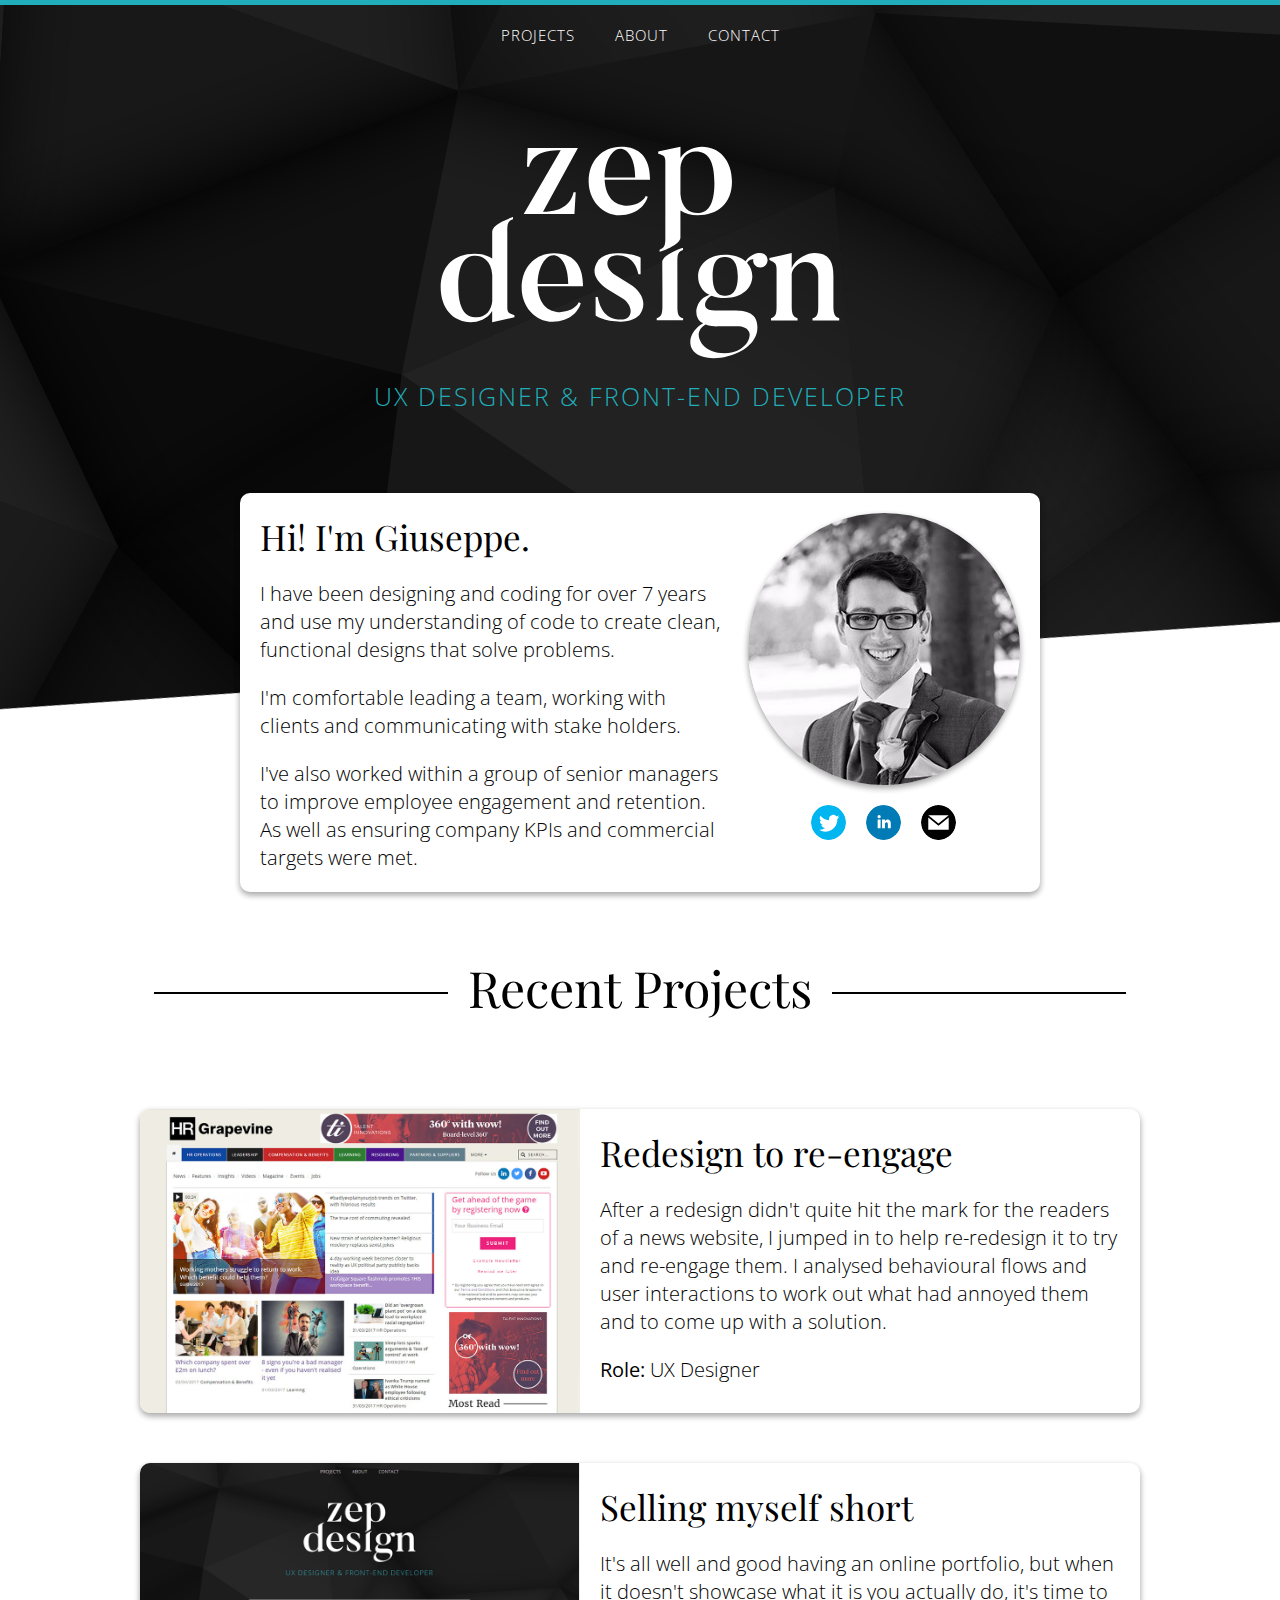
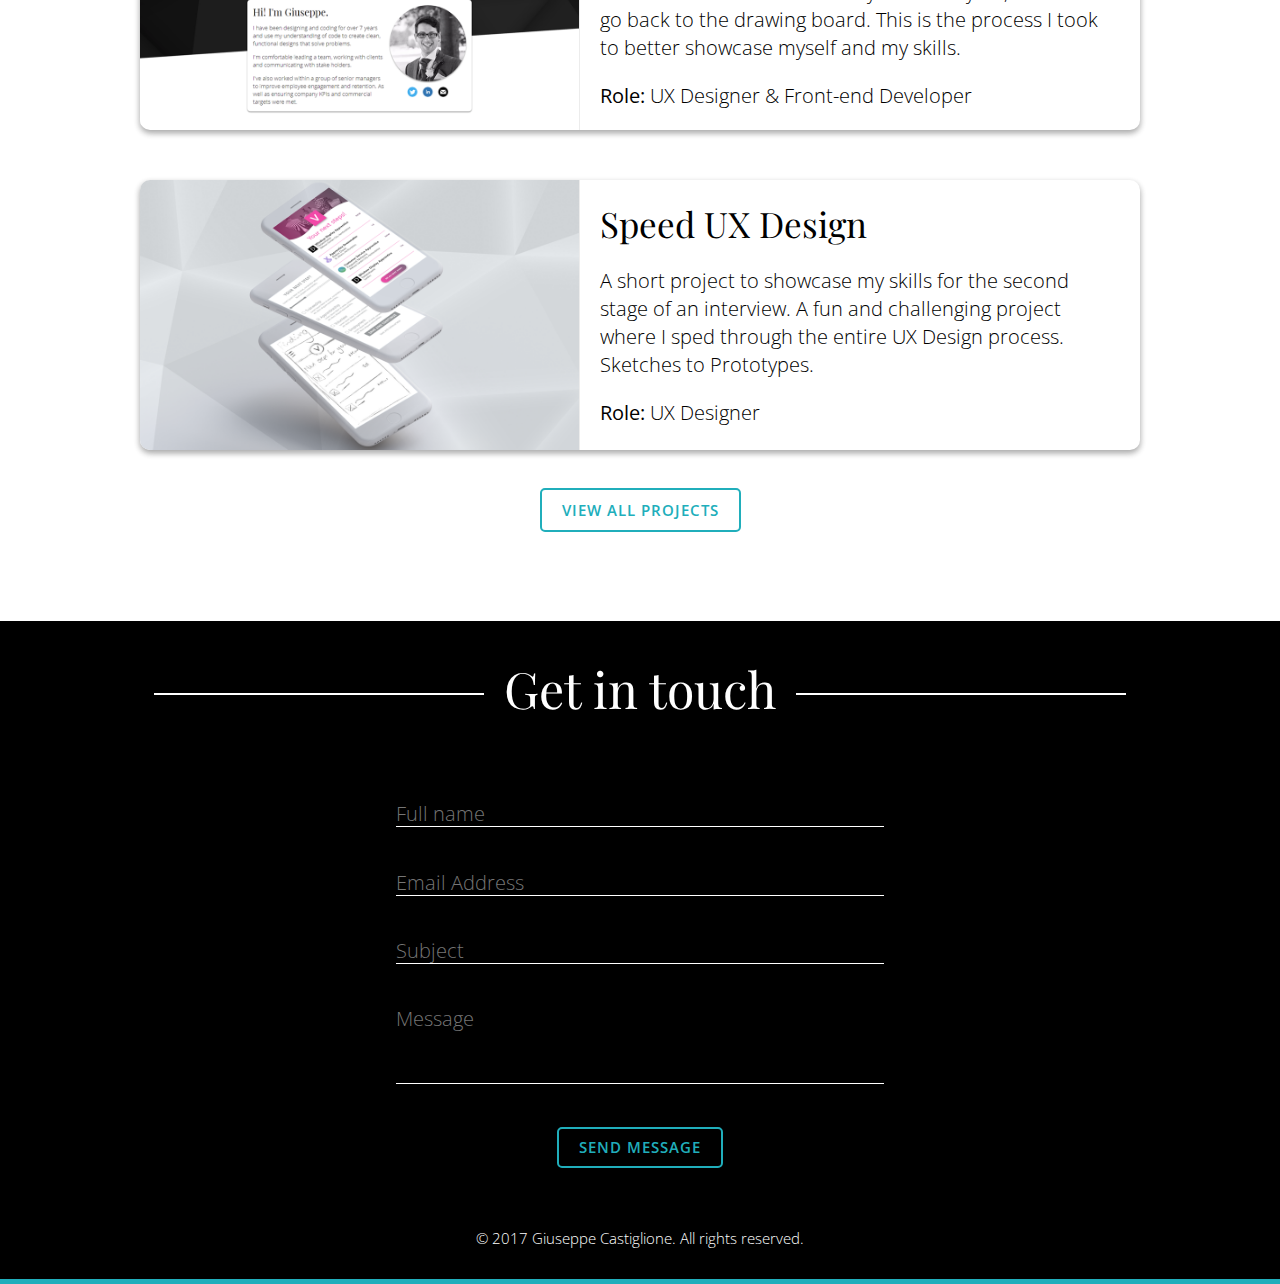
<file: index.html>
<!DOCTYPE html>
<html>
<head>
	<title>Zep.Design - Portfolio of Giuseppe Castiglione | UX Designer &amp; Front-end Developer</title>
	<!--Meta-->
    <meta charset="utf-8">
    <meta name="robots" content="index, follow" />
    <meta name="viewport" content="initial-scale=1" />
    <meta name="keywords" content="Zep Design, Giuseppe Castiglione, UX, Designer, Developer, London, Hertfordshire, Freelance, Back-end, Front-end, HTML, CSS, PHP" >
    <meta name="Description" content="Zep Design is the portfolio of Giuseppe Castiglione. A London & Hertfordshire based UX Designer and Developer.">
    <!--Facebook Meta-->
    <meta property="og:url" content="http://zep.design" />
    <meta property="og:type" content="website" />
    <meta property="og:title" content="Zep Design - UX Designer & Front-end Developer" />
    <meta property="og:description" content="Creative adventurer, helping people along the digital road in their journey. Offering creative advice, industry insight and commercial perspective." />
    <meta property="og:image" content="http://zep.design/img/zepdesign-logo.jpg" />
    <!-- Assets -->
    <!--[if lt IE 9]>
    <script src="http://html5shiv.googlecode.com/svn/trunk/html5.js"></script>
    <![endif]-->
	<link rel="stylesheet" type="text/css" href="/css/normalize.css">
	<link rel="stylesheet" type="text/css" href="/css/styles.css">
	<link href="https://fonts.googleapis.com/css?family=Open+Sans:300,400,600|Playfair+Display:400,700" rel="stylesheet">
</head>
<body class="body--bg">

<header class="header--home">
	<nav>
		<div class="nav--desktop hide--mobile">
			<ul class="nav__container">
				<li class="nav__item"><a href="/projects" title="View all projects" class="nav__link">Projects</a></li><li class="nav__item"><a href="/about" title="Find out more about Giuseppe" class="nav__link">About</a></li><li class="nav__item"><a href="/contact" title="Get in touch with Giuseppe" class="nav__link">Contact</a></li>
			</ul>
		</div>
		<div class="nav--mobile show--mobile">
			<ul class="nav__container">
				<li class="nav__item"><a href="/projects" title="View all projects" class="nav__link">Projects</a></li><li class="nav__item"><a href="/about" title="Find out more about Giuseppe" class="nav__link">About</a></li><li class="nav__item"><a href="/contact" title="Get in touch with Giuseppe" class="nav__link">Contact</a></li>
			</ul>

			<div class="mobile__nav">
				<div class="mobile__nav__button">Menu</div>
			</div>

		</div>
	</nav>

	<div class="zd-info">
		<img src="img/assets/zd-logo.svg" alt="" class="zd-info__logo"/>
		<h1 class="zd-info__title">UX Designer &amp; Front-end Developer</h1>
	</div>
</header>

<main class="main--home">
	
	<div class="card card--center card--about">
		<div class="card__left">
			<h3 class="card__heading">Hi! I'm Giuseppe.</h3>
			<p class="card__content">I have been designing and coding for over 7 years and use my understanding of code to create clean, functional designs that solve problems.</p>
			<p class="card__content hide--mobile">I'm comfortable leading a team, working with clients and communicating with stake holders.</p>
			<p class="card__content hide--mobile">I've also worked within a group of senior managers to improve employee engagement and retention. As well as ensuring company KPIs and commercial targets were met.</p>
		</div>

		<div class="card__right">
			<img src="img/assets/gc-headshot.jpg" alt="" class="img--block img__headshot" />

			<div class="social">
				<a href="https://twitter.com/giuseppe_uk" title="Follow me on Twitter" class="social__link" target="_blank"><img src="/img/assets/twitter.svg" class="social__icon"></a>

				<a href="https://www.linkedin.com/in/giuseppe-castiglione-b9383131/" title="Connect with me on LinkedIn" class="social__link" target="_blank"><img src="/img/assets/linkedin.svg" class="social__icon"></a>
				
				<a href="mailto:info@zep.design" title="Drop me an email" class="social__link" target="_blank"><img src="/img/assets/email.svg" class="social__icon"></a>
			</div>

		</div>


	</div>

	<div class="container container--project">

		<h2 class="container__title container__title--black"><span class="container__title--bg">Recent Projects</span></h2>

		<a href="/projects/hr-grapevine-news.html" title="" class="project__link">
			<div class="card card--center card--project">
				<div class="card__left card__thumbnail">
					<img src="../img/projects/thumbs/hrgrapevine-news.jpg" class="img--block" />
				</div>
			
				<div class="card__right">
					<h3 class="card__heading">Redesign to re-engage</h3>
					<p class="card__content">After a redesign didn't quite hit the mark for the readers of a news website, I jumped in to help re-redesign it to try and re-engage them. I analysed behavioural flows and user interactions to work out what had annoyed them and to come up with a solution.</p>

					<p class="card__content"><strong>Role:</strong> UX Designer</p>
				</div>
			</div>
		</a>

		<a href="/projects/zepdesign.html" title="" class="project__link">
			<div class="card card--center card--project">
				<div class="card__left card__thumbnail">
					<img src="../img/projects/thumbs/zepdesign.png" class="img--block" />
				</div>
			
				<div class="card__right">
					<h3 class="card__heading">Selling myself short</h3>
					<p class="card__content">It's all well and good having an online portfolio, but when it doesn't showcase what it is you actually do, it's time to go back to the drawing board. This is the process I took to better showcase myself and my skills.</p>

					<p class="card__content"><strong>Role:</strong> UX Designer &amp; Front-end Developer</p>
				</div>
			</div>
		</a>

		<a href="/projects/yourfeed.html" title="" class="project__link">
			<div class="card card--center card--project">
				<div class="card__left card__thumbnail">
					<img src="../img/projects/thumbs/yourfeed.png" class="img--block" />
				</div>
			
				<div class="card__right">
					<h3 class="card__heading">Speed UX Design</h3>
					<p class="card__content">A short project to showcase my skills for the second stage of an interview. A fun and challenging project where I sped through the entire UX Design process. Sketches to Prototypes.</p>

					<p class="card__content"><strong>Role:</strong> UX Designer</p>
				</div>
			</div>
		</a>

		<div class="container__button">
			<a href="/projects" title="" class="btn btn--more">View all projects</a>
		</div>

	</div>
</main>

<footer>
	<a name="message-sent">
	<h2 class="container__title container__title--white"><span class="container__title--bg">Get in touch</span></h2>

	<div class="msg-status">
		<img src="/img/assets/tick.svg" alt="" class="msg-status__icon"><h2 class="msg-status__text">Your message has been sent. Thank you.</h2>
	</div>

	<div class="contact-form form--bg-black">
		<form method="post" action="https://formspree.io/info@zep.design">  
	    	<input class="contact-form__input" type="text" id="name" name="name" value="" placeholder="Full name" required="required"/> 
	    	<label class="contact-form__label" for="name">Full name:</label>

		    <input class="contact-form__input" type="email" id="email" name="email" value="" placeholder="Email Address" required="required" />
	    	<label class="contact-form__label" for="email">Email:</label>

		    <input class="contact-form__input" type="text" id="subject" name="subject" value="" placeholder="Subject" required="required" /> 
	    	<label class="contact-form__label" for="subject">Subject:</label>

	    	<textarea id="message" name="message"required="required" data-minlength="20" placeholder="Message" class=contact-form__textarea></textarea>
	    	<label class="contact-form__label contact-form__label__message" for="message">Message:</label>

	    	<input type="hidden" name="_next" value="http://zep.design/#message-sent" />

			<input type="submit" value="Send Message" class="contact-form__button" />  
		</form>     
	</div>

	<div class="footer__meta">
		&copy; 2017 Giuseppe Castiglione. All rights reserved.
	</div>

	<script src="https://ajax.googleapis.com/ajax/libs/jquery/3.2.1/jquery.min.js"></script>
	<script src="js/main.js"></script>
</footer>
</body>
</html>
</file>
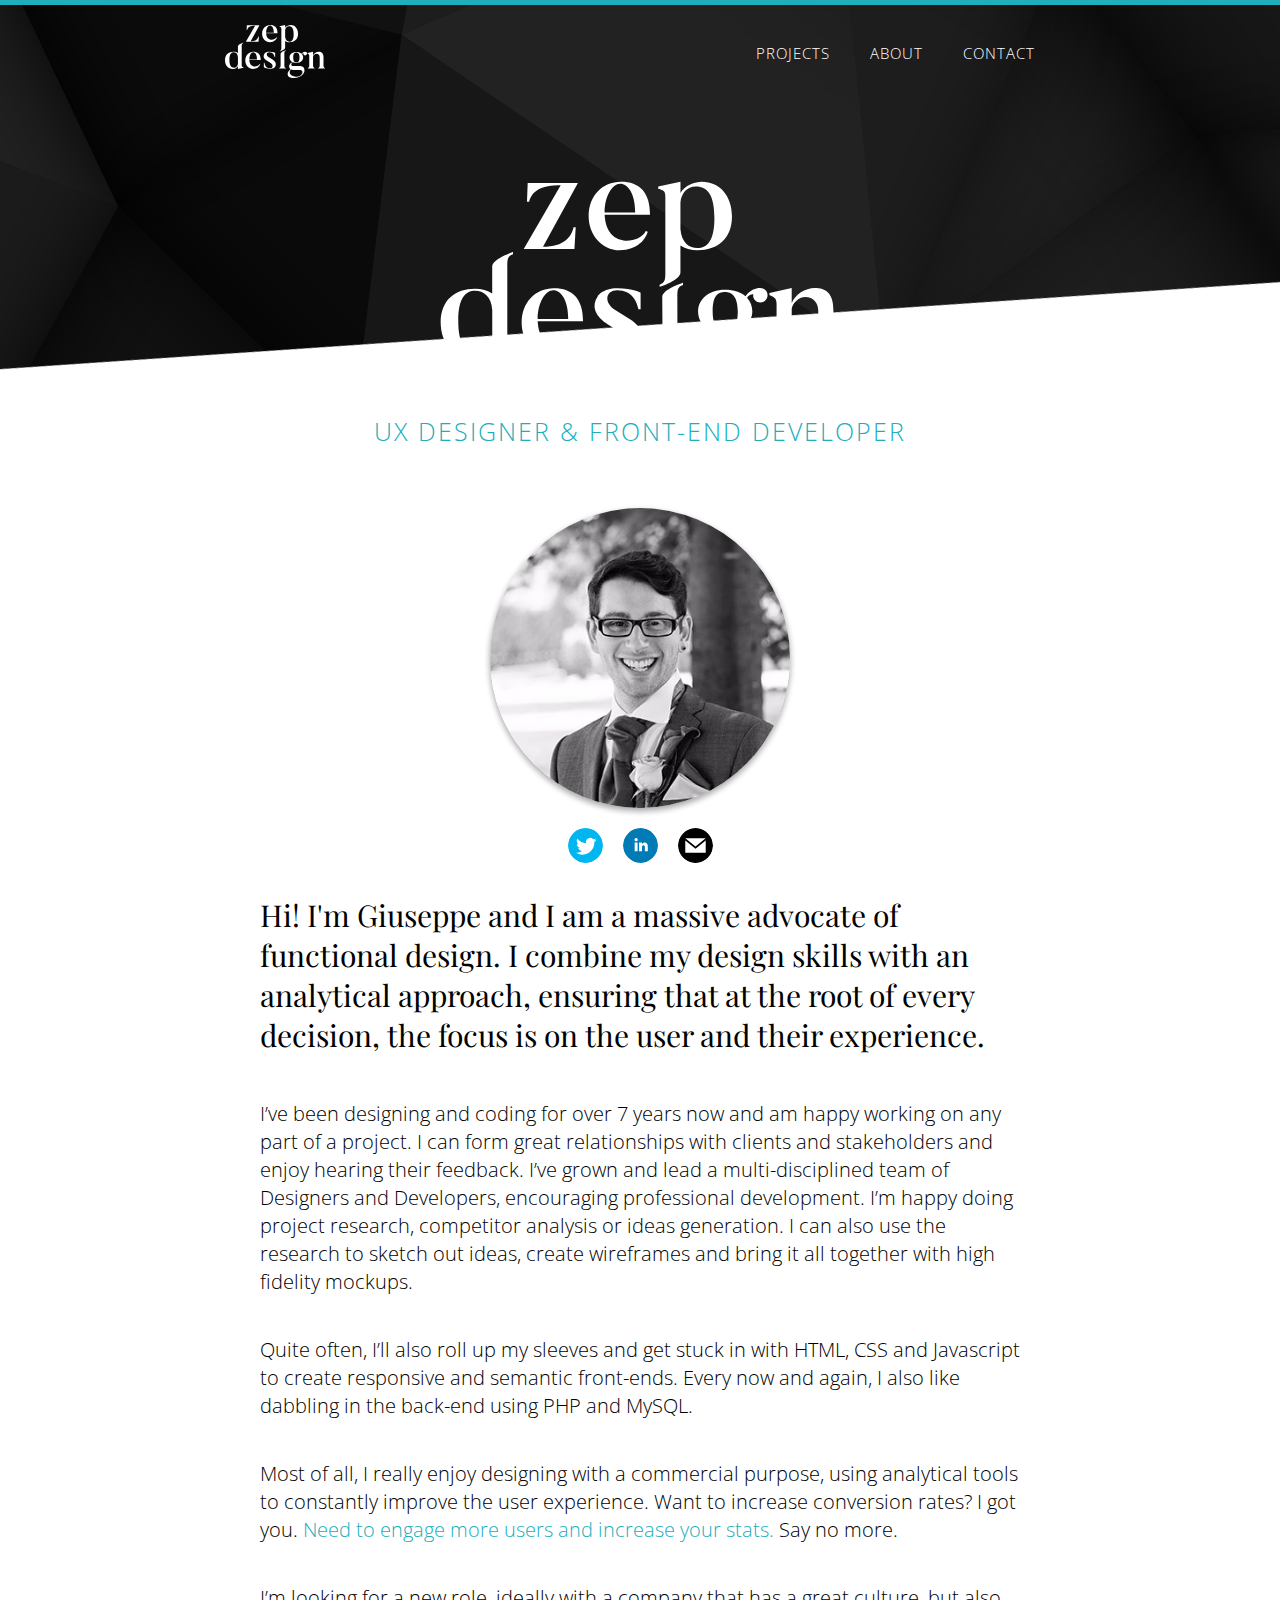
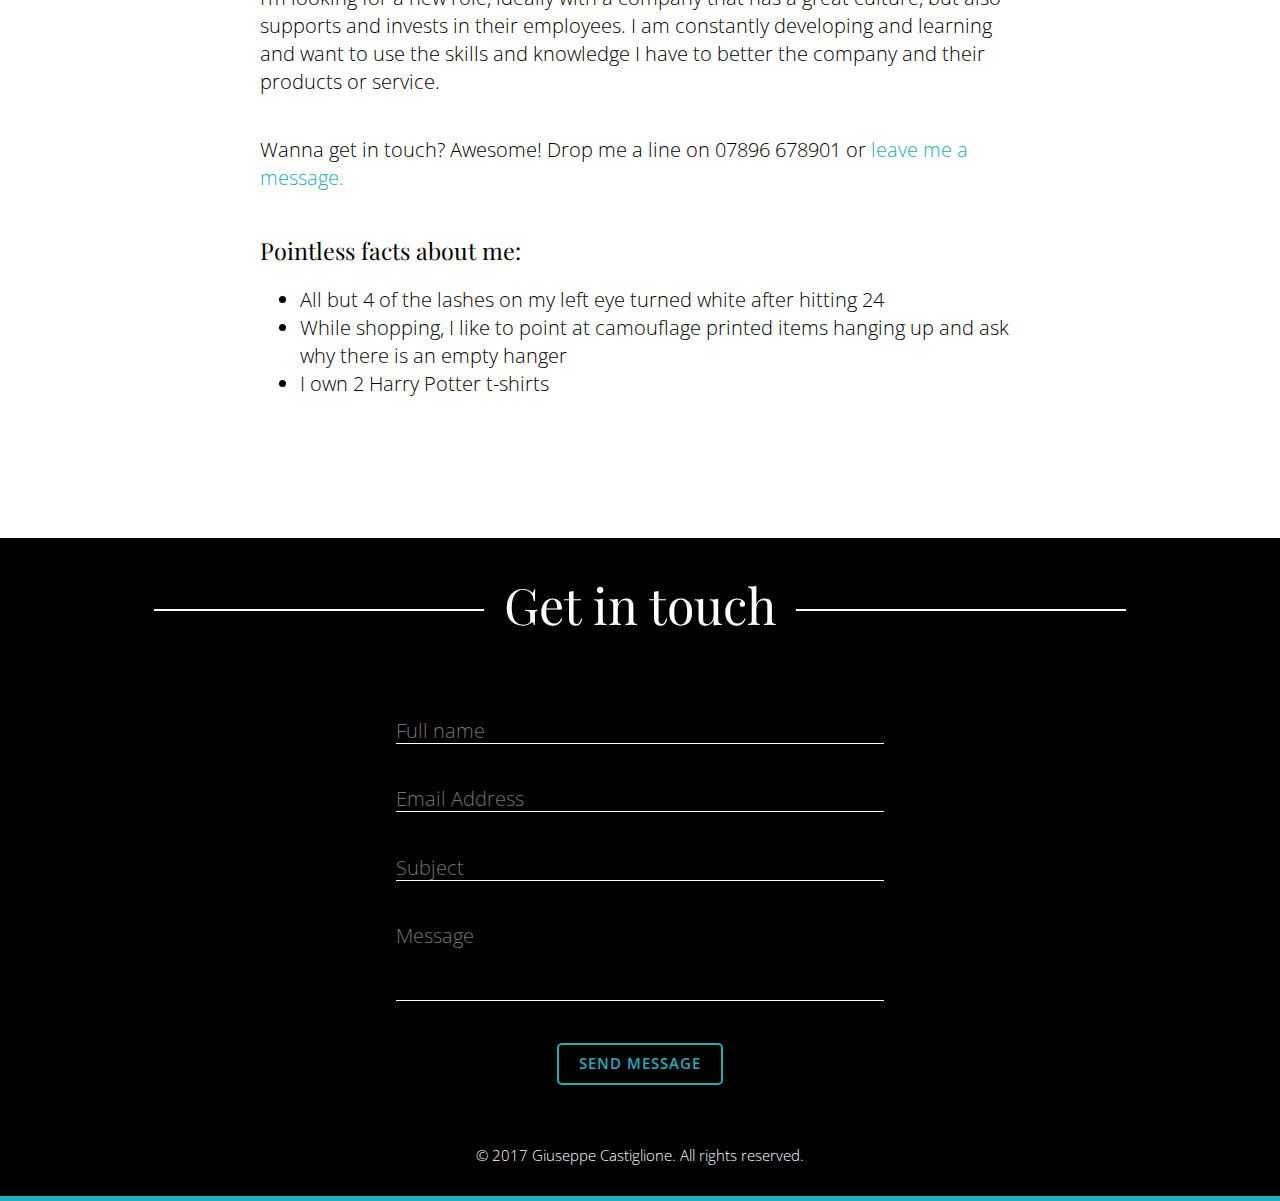
<file: about/index.html>
<!DOCTYPE html>
<html>
<head>
	<title>Zep.Design - Portfolio of Giuseppe Castiglione | UX Designer &amp; Front-end Developer</title>
	<link rel="stylesheet" type="text/css" href="/css/normalize.css">
	<link rel="stylesheet" type="text/css" href="/css/styles.css">
	<link href="https://fonts.googleapis.com/css?family=Open+Sans:300,400,600|Playfair+Display:400,700" rel="stylesheet">
</head>
<body class="body--bg" id="about">

<header class="header--about">
	<nav>
		<div class="nav--desktop hide--mobile">
			<div class="header__logo">
				<a href="/" title="" class="zd-logo__link">
					<svg id="zd-logo" data-name="Layer 1" xmlns="http://www.w3.org/2000/svg" viewBox="0 0 905.5 480.46"><g id="Layer_1-2" data-name="Layer 1"><path class="cls-1" d="M234,149.5c48.6,0,64.8-23.3,69.4-44.4h4.9l-2.9,49.3H190.2l84-144.9c-43.4,0-65.5,12-71.7,37.9h-4.9l1.6-42.8H313.3Z" transform="translate(-1.5 -1.7)"/><path class="cls-1" d="M472,115.5c-4.2,15.9-23,41.8-63.9,41.8-41.2,0-70.4-36.3-70.4-76.8,0-46.7,30.8-78.8,73.3-78.8s66.1,24,66.1,74.9H374c1.9,37.6,19.8,54.8,43.1,58.4,18.8,2.9,43.1-6.2,50.3-21.7ZM443.4,71.7c0-44.1-17.2-65.2-33.7-65.2C390.9,6.5,374,35.7,374,71.7Z" transform="translate(-1.5 -1.7)"/><path class="cls-1" d="M585.4,157.3c-15.6,0-29.2-4.2-39.2-11v61.3c0,17.8-47.3,32.7-47.3,32.7v-4.9c12.3-3.6,13-11.4,13-27.9V35.4c0-11.4-2.9-14.3-16.2-17.8V12.7l50.6-11V27.3C556.3,9.1,579,1.7,594.9,1.7c39.9,0,68.4,31.1,68.4,79.1C663.2,132,629.8,157.3,585.4,157.3ZM581.2,12.7c-20.4,0-33.1,15.6-35,36.3v60c2.3,31.1,20.1,43.4,38.6,43.4,22.7,0,38.6-17.2,38.6-67.8C623.4,32.8,608.4,12.7,581.2,12.7Z" transform="translate(-1.5 -1.7)"/><path class="cls-1" d="M319.8,357.3c-4.2,15.9-23,41.8-63.9,41.8-41.2,0-70.4-36.3-70.4-76.8,0-46.7,30.8-78.8,73.3-78.8s66.1,24,66.1,74.9h-103c1.9,37.6,19.8,54.8,43.1,58.4,18.8,2.9,43.1-6.2,50.3-21.7Zm-28.5-43.8c0-44.1-17.2-65.2-33.7-65.2-18.8,0-35.7,29.2-35.7,65.2Z" transform="translate(-1.5 -1.7)"/><path class="cls-1" d="M411.2,399.1c-39.2,0-57.7-13.9-57.7-13.9V342.7h4.9c3.6,17.2,12.6,51.6,52.8,51.6,28.5,0,28.5-31.8,3.9-48l-32.7-19.8c-31.4-20.1-39.2-42.8-23.7-65.5,0,0,11-17.5,43.8-17.5,37.3,0,53.2,10.1,53.2,10.1v37.9h-4.9c-3.2-15.2-13-43.1-48.3-43.1-25.9,0-31.8,27.6-3.6,45.4l32.7,20.4c29.2,18.2,38.6,45.4,22.7,68.1C454.4,382.2,442.7,399.1,411.2,399.1Z" transform="translate(-1.5 -1.7)"/><path class="cls-1" d="M715,270.4c-2.9-3.6-4.2-7.8-3.2-12,.3-2.6-8.8-1-14.3,6.5,7.8,8.1,12,19.5,12,31.1,0,26.3-23,49.3-61.9,49.3-12.7,0-22.4-1.6-30.5-5.2-11.7,3.2-29.8,33.4,6.5,33.4h42.1c22.4,0,60.6.6,54.8,46.4,0,0-1.3,26.3-35.3,45.4-44.7,25-99.9,21.1-112.8-4.5-11.7-22.7,5.5-47.7,25.6-58-9.1-4.2-15.6-13-15.6-25.9,0,0-1-28.5,29.8-38.9-16.5-7.1-25.9-24.6-25.9-41.8,0-26.3,23-49,61.3-49,20.4,0,36,5.5,46.4,14.6,8.8-13,22.4-17.5,29.8-18.5a18.69,18.69,0,0,1,16.5,5.5,16.76,16.76,0,0,1-1.9,23.3A16.59,16.59,0,0,1,715,270.4ZM682.6,461c23.3-14.3,20.8-34.4,20.8-34.4s-1.9-16.9-27.6-16.9H631.1c-3.6,0-15.9.6-27.9-4.2-30.5,18.5-6.5,45.7-6.8,45.4C612.9,470.7,653.1,478.8,682.6,461Zm-35-209.1c-16.2,0-28.2,7.8-28.2,44.1s13.9,44.4,28.2,44.4c14.9,0,28.9-8.1,28.9-44.4S661.5,251.9,647.6,251.9Z" transform="translate(-1.5 -1.7)"/><path class="cls-1" d="M906.9,396.2H846.3v-4.9c12.3-3.6,13-13.3,13-29.8V295c0-18.8-11-31.8-29.8-31.8-14.6,0-29.2,14.9-30.5,27.2v71.3c0,17.8,1.9,26.3,13.3,29.5v4.9H752v-4.9c12.3-3.6,12.6-13,12.6-29.5V280c0-11.4-2.9-15.2-16.2-20.8v-4.9l50.6-11v34.4c7.1-19.5,31.4-34.4,51.9-34.4,25.6,0,42.8,11.4,42.8,50.6v67.4c0,17.8,1.6,26.9,13.3,29.8l-.1,5.1Z" transform="translate(-1.5 -1.7)"/><path class="cls-1" d="M79.4,244.6c15.6,0,29.2,4.2,39.2,11V194.3c0-17.8,47.3-32.8,47.3-32.8v4.9c-12.3,3.6-13,11.4-13,27.9V366.5c0,11.4,2.9,14.3,16.2,17.8v4.9l-50.6,11V374.6c-10,18.2-32.7,25.6-48.6,25.6-39.9,0-68.4-31.1-68.4-79.1C1.6,269.9,35,244.6,79.4,244.6Zm4.3,144.6c20.4,0,33.1-15.6,35-36.3v-60c-2.3-31.1-20.1-43.4-38.6-43.4-22.7,0-38.6,17.2-38.6,67.8C41.5,369.1,56.4,389.2,83.7,389.2Z" transform="translate(-1.5 -1.7)"/><path class="cls-1" d="M539.3,361.5V308.6l-.1-44.7c0-16.5.6-24.3,12.9-27.9v-4.9s-47.2,14.9-47.2,32.8l.4,62v35.6c0,16.5-1,25.9-13,29.8V396h60v-4.7C540.3,388.1,539.3,379.3,539.3,361.5Z" transform="translate(-1.5 -1.7)"/></g></svg>
				</a>
			</div>

			<ul class="nav__container">
				<li class="nav__item"><a href="/" title="#" class="nav__link">Projects</a></li><li class="nav__item"><a href="../about" title="#" class="nav__link">About</a></li><li class="nav__item"><a href="../contact" title="#" class="nav__link">Contact</a></li>
			</ul>
		</div>

		<div class="nav--mobile show--mobile">
			<ul class="nav__container">
				<li class="nav__item"><a href="projects" title="#" class="nav__link">Projects</a></li><li class="nav__item"><a href="about" title="#" class="nav__link">About</a></li><li class="nav__item"><a href="contact" title="#" class="nav__link">Contact</a></li>
			</ul>

			<div class="mobile__nav">
				<div class="mobile__nav__button">Menu</div>
			</div>

		</div>
	</nav>

	<div class="zd-info">
		<img src="../img/assets/zd-logo.svg" alt="" class="zd-info__logo"/>
		<h1 class="zd-info__title">UX Designer &amp; Front-end Developer</h1>
	</div>
</header>

<main class="main--about">
	
	<div class="card card--center card--about card--about-page">

		<div class="card__center">
			<img src="../img/assets/gc-headshot.jpg" alt="" class="img--block img__headshot" />

			<div class="social">
				<a href="https://twitter.com/giuseppe_uk" title="Follow me on Twitter" class="social__link" target="_blank"><img src="../img/assets/twitter.svg" class="social__icon"></a>

				<a href="https://www.linkedin.com/in/giuseppe-castiglione-b9383131/" title="Connect with me on LinkedIn" class="social__link" target="_blank"><img src="../img/assets/linkedin.svg" class="social__icon"></a>
				
				<a href="mailto:info@zep.design" title="Drop me an email" class="social__link" target="_blank"><img src="../img/assets/email.svg" class="social__icon"></a>
			</div>

		</div>
		<h2 class="about__intro">Hi! I'm Giuseppe and I am a massive advocate of functional design. I combine my design skills with an analytical approach, ensuring that at the root of every decision, the focus is on the user and their experience.</h2>

		<p>I’ve been designing and coding for over 7 years now and am happy working on any part of a project. I can form great relationships with clients and stakeholders and enjoy hearing their feedback. I’ve grown and lead a multi-disciplined team of Designers and Developers, encouraging professional development. I’m happy doing project research, competitor analysis or ideas generation. I can also use the research to sketch out ideas, create wireframes and bring it all together with high fidelity mockups.</p> 

		<p>Quite often, I’ll also roll up my sleeves and get stuck in with HTML, CSS and Javascript to create responsive and semantic front-ends. Every now and again, I also like dabbling in the back-end using PHP and MySQL. </p>

		<p>Most of all, I really enjoy designing with a commercial purpose, using analytical tools to constantly improve the user experience. Want  to increase conversion rates?</a> I got you. <a href="../project/hr-grapevine-news.html" title="HR Grapevine News project - Zep.design" class="content__link">Need to engage more users and increase your stats.</a> Say no more.</p>

		<p>I’m looking for a new role, ideally with a company that has a great culture, but also supports and invests in their employees. I am constantly developing and learning and want to use the skills and knowledge I have to better the company and their products or service.</p> 

		<p>Wanna get in touch? Awesome! Drop me a line on 07896 678901 or <a href="../contact" title="Get in touch with Giuseppe" class="content__link">leave me a message.</a></p>


		<h3 class="list__title">Pointless facts about me:</h3>
		<ul>
			<li>All but 4 of the lashes on my left eye turned white after hitting 24</li>
			<li>While shopping, I like to point at camouflage printed items hanging up and ask why there is an empty hanger</li>
			<li>I own 2 Harry Potter t-shirts</li>
		</ul>



	</div>
</main>

<footer>
	<a name="message-sent">
	<h2 class="container__title container__title--white"><span class="container__title--bg">Get in touch</span></h2>

	<div class="msg-status">
		<img src="/img/assets/tick.svg" alt="" class="msg-status__icon"><h2 class="msg-status__text">Your message has been sent. Thank you.</h2>
	</div>

	<div class="contact-form form--bg-black">
		<form method="post" action="https://formspree.io/info@zep.design">  
	    	<input class="contact-form__input" type="text" id="name" name="name" value="" placeholder="Full name" required="required"/> 
	    	<label class="contact-form__label" for="name">Full name:</label>

		    <input class="contact-form__input" type="email" id="email" name="email" value="" placeholder="Email Address" required="required" />
	    	<label class="contact-form__label" for="email">Email:</label>

		    <input class="contact-form__input" type="text" id="subject" name="subject" value="" placeholder="Subject" required="required" /> 
	    	<label class="contact-form__label" for="subject">Subject:</label>

	    	<textarea id="message" name="message"required="required" data-minlength="20" placeholder="Message" class=contact-form__textarea></textarea>
	    	<label class="contact-form__label contact-form__label__message" for="message">Message:</label>

	    	<input type="hidden" name="_next" value="http://zep.design/#message-sent" />

			<input type="submit" value="Send Message" class="contact-form__button" />  
		</form>     
	</div>

	<div class="footer__meta">
		&copy; 2017 Giuseppe Castiglione. All rights reserved.
	</div>

	<script src="https://ajax.googleapis.com/ajax/libs/jquery/3.2.1/jquery.min.js"></script>
	<script src="../js/main.js"></script>
</footer>
</body>
</html>
</file>
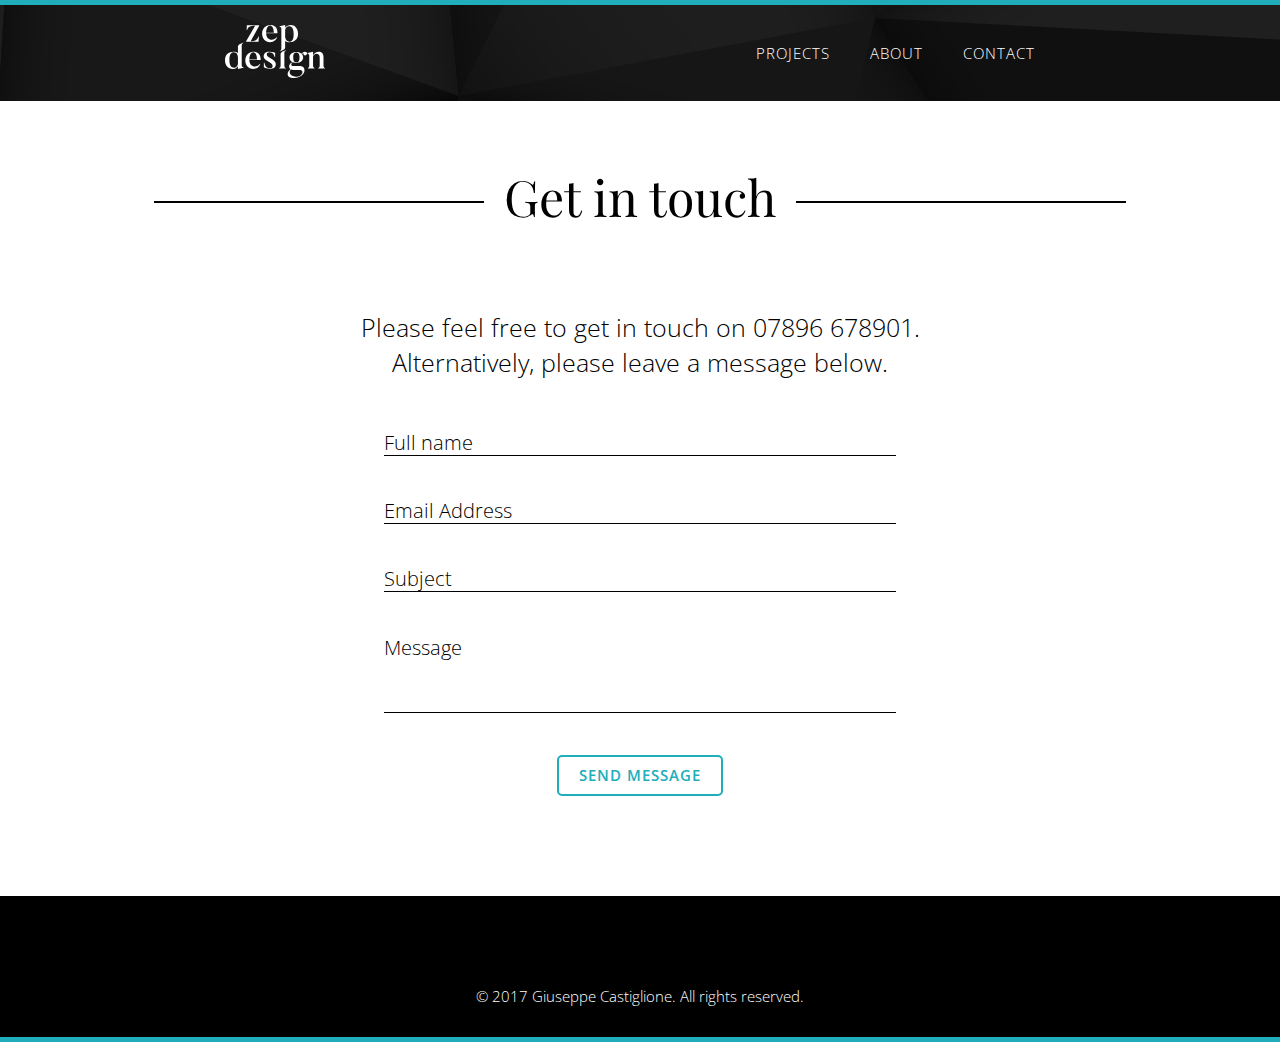
<file: contact/index.html>
<!DOCTYPE html>
<html>
<head>
	<title>Zep.Design - Portfolio of Giuseppe Castiglione | UX Designer &amp; Front-end Developer</title>
	<!--Meta-->
    <meta charset="utf-8">
    <meta name="robots" content="index, follow" />
    <meta name="viewport" content="initial-scale=1" />
    <meta name="keywords" content="Zep Design, Giuseppe Castiglione, UX, Designer, Developer, London, Hertfordshire, Freelance, Back-end, Front-end, HTML, CSS, PHP" >
    <meta name="Description" content="Zep Design is the portfolio of Giuseppe Castiglione. A London & Hertfordshire based UX Designer and Developer.">
    <!--Facebook Meta-->
    <meta property="og:url" content="http://zep.design" />
    <meta property="og:type" content="website" />
    <meta property="og:title" content="Zep Design - UX Designer & Front-end Developer" />
    <meta property="og:description" content="Creative adventurer, helping people along the digital road in their journey. Offering creative advice, industry insight and commercial perspective." />
    <meta property="og:image" content="http://zep.design/img/zepdesign-logo.jpg" />
    <!-- Assets -->
    <!--[if lt IE 9]>
    <script src="http://html5shiv.googlecode.com/svn/trunk/html5.js"></script>
    <![endif]-->
	<link rel="stylesheet" type="text/css" href="/css/normalize.css">
	<link rel="stylesheet" type="text/css" href="/css/styles.css">
	<link href="https://fonts.googleapis.com/css?family=Open+Sans:300,400,600|Playfair+Display:400,700" rel="stylesheet">
</head>
<body id="contact">

<header class="header--global">
	<nav>
			<div class="nav--desktop hide--mobile">
				<div class="header__logo">
					<a href="/" title="Return to homepage of Zep.Design" class="zd-logo__link">
						<svg id="zd-logo" data-name="Layer 1" xmlns="http://www.w3.org/2000/svg" viewBox="0 0 905.5 480.46"><g id="Layer_1-2" data-name="Layer 1"><path class="cls-1" d="M234,149.5c48.6,0,64.8-23.3,69.4-44.4h4.9l-2.9,49.3H190.2l84-144.9c-43.4,0-65.5,12-71.7,37.9h-4.9l1.6-42.8H313.3Z" transform="translate(-1.5 -1.7)"/><path class="cls-1" d="M472,115.5c-4.2,15.9-23,41.8-63.9,41.8-41.2,0-70.4-36.3-70.4-76.8,0-46.7,30.8-78.8,73.3-78.8s66.1,24,66.1,74.9H374c1.9,37.6,19.8,54.8,43.1,58.4,18.8,2.9,43.1-6.2,50.3-21.7ZM443.4,71.7c0-44.1-17.2-65.2-33.7-65.2C390.9,6.5,374,35.7,374,71.7Z" transform="translate(-1.5 -1.7)"/><path class="cls-1" d="M585.4,157.3c-15.6,0-29.2-4.2-39.2-11v61.3c0,17.8-47.3,32.7-47.3,32.7v-4.9c12.3-3.6,13-11.4,13-27.9V35.4c0-11.4-2.9-14.3-16.2-17.8V12.7l50.6-11V27.3C556.3,9.1,579,1.7,594.9,1.7c39.9,0,68.4,31.1,68.4,79.1C663.2,132,629.8,157.3,585.4,157.3ZM581.2,12.7c-20.4,0-33.1,15.6-35,36.3v60c2.3,31.1,20.1,43.4,38.6,43.4,22.7,0,38.6-17.2,38.6-67.8C623.4,32.8,608.4,12.7,581.2,12.7Z" transform="translate(-1.5 -1.7)"/><path class="cls-1" d="M319.8,357.3c-4.2,15.9-23,41.8-63.9,41.8-41.2,0-70.4-36.3-70.4-76.8,0-46.7,30.8-78.8,73.3-78.8s66.1,24,66.1,74.9h-103c1.9,37.6,19.8,54.8,43.1,58.4,18.8,2.9,43.1-6.2,50.3-21.7Zm-28.5-43.8c0-44.1-17.2-65.2-33.7-65.2-18.8,0-35.7,29.2-35.7,65.2Z" transform="translate(-1.5 -1.7)"/><path class="cls-1" d="M411.2,399.1c-39.2,0-57.7-13.9-57.7-13.9V342.7h4.9c3.6,17.2,12.6,51.6,52.8,51.6,28.5,0,28.5-31.8,3.9-48l-32.7-19.8c-31.4-20.1-39.2-42.8-23.7-65.5,0,0,11-17.5,43.8-17.5,37.3,0,53.2,10.1,53.2,10.1v37.9h-4.9c-3.2-15.2-13-43.1-48.3-43.1-25.9,0-31.8,27.6-3.6,45.4l32.7,20.4c29.2,18.2,38.6,45.4,22.7,68.1C454.4,382.2,442.7,399.1,411.2,399.1Z" transform="translate(-1.5 -1.7)"/><path class="cls-1" d="M715,270.4c-2.9-3.6-4.2-7.8-3.2-12,.3-2.6-8.8-1-14.3,6.5,7.8,8.1,12,19.5,12,31.1,0,26.3-23,49.3-61.9,49.3-12.7,0-22.4-1.6-30.5-5.2-11.7,3.2-29.8,33.4,6.5,33.4h42.1c22.4,0,60.6.6,54.8,46.4,0,0-1.3,26.3-35.3,45.4-44.7,25-99.9,21.1-112.8-4.5-11.7-22.7,5.5-47.7,25.6-58-9.1-4.2-15.6-13-15.6-25.9,0,0-1-28.5,29.8-38.9-16.5-7.1-25.9-24.6-25.9-41.8,0-26.3,23-49,61.3-49,20.4,0,36,5.5,46.4,14.6,8.8-13,22.4-17.5,29.8-18.5a18.69,18.69,0,0,1,16.5,5.5,16.76,16.76,0,0,1-1.9,23.3A16.59,16.59,0,0,1,715,270.4ZM682.6,461c23.3-14.3,20.8-34.4,20.8-34.4s-1.9-16.9-27.6-16.9H631.1c-3.6,0-15.9.6-27.9-4.2-30.5,18.5-6.5,45.7-6.8,45.4C612.9,470.7,653.1,478.8,682.6,461Zm-35-209.1c-16.2,0-28.2,7.8-28.2,44.1s13.9,44.4,28.2,44.4c14.9,0,28.9-8.1,28.9-44.4S661.5,251.9,647.6,251.9Z" transform="translate(-1.5 -1.7)"/><path class="cls-1" d="M906.9,396.2H846.3v-4.9c12.3-3.6,13-13.3,13-29.8V295c0-18.8-11-31.8-29.8-31.8-14.6,0-29.2,14.9-30.5,27.2v71.3c0,17.8,1.9,26.3,13.3,29.5v4.9H752v-4.9c12.3-3.6,12.6-13,12.6-29.5V280c0-11.4-2.9-15.2-16.2-20.8v-4.9l50.6-11v34.4c7.1-19.5,31.4-34.4,51.9-34.4,25.6,0,42.8,11.4,42.8,50.6v67.4c0,17.8,1.6,26.9,13.3,29.8l-.1,5.1Z" transform="translate(-1.5 -1.7)"/><path class="cls-1" d="M79.4,244.6c15.6,0,29.2,4.2,39.2,11V194.3c0-17.8,47.3-32.8,47.3-32.8v4.9c-12.3,3.6-13,11.4-13,27.9V366.5c0,11.4,2.9,14.3,16.2,17.8v4.9l-50.6,11V374.6c-10,18.2-32.7,25.6-48.6,25.6-39.9,0-68.4-31.1-68.4-79.1C1.6,269.9,35,244.6,79.4,244.6Zm4.3,144.6c20.4,0,33.1-15.6,35-36.3v-60c-2.3-31.1-20.1-43.4-38.6-43.4-22.7,0-38.6,17.2-38.6,67.8C41.5,369.1,56.4,389.2,83.7,389.2Z" transform="translate(-1.5 -1.7)"/><path class="cls-1" d="M539.3,361.5V308.6l-.1-44.7c0-16.5.6-24.3,12.9-27.9v-4.9s-47.2,14.9-47.2,32.8l.4,62v35.6c0,16.5-1,25.9-13,29.8V396h60v-4.7C540.3,388.1,539.3,379.3,539.3,361.5Z" transform="translate(-1.5 -1.7)"/></g></svg>
					</a>
				</div>

				<ul class="nav__container">
					<li class="nav__item"><a href="/projects" title="View all projects" class="nav__link">Projects</a></li><li class="nav__item"><a href="/about" title="Find out more about Giuseppe" class="nav__link">About</a></li><li class="nav__item"><a href="/contact" title="Get in touch with Giuseppe" class="nav__link">Contact</a></li>
				</ul>
			</div>

			<div class="nav--mobile show--mobile">
				<ul class="nav__container">
					<li class="nav__item"><a href="/" title="Return to the homepage" class="nav__link">Home</a></li><li class="nav__item"><a href="/projects" title="#" class="nav__link">Projects</a></li><li class="nav__item"><a href="/about" title="#" class="nav__link">About</a></li><li class="nav__item"><a href="/contact" title="#" class="nav__link">Contact</a></li>
				</ul>

				<div class="mobile__nav">
					<div class="mobile__nav__button">Menu</div>
				</div>

			</div>
		</nav>
</header>

<main class="main--global">
	<div class="container">
		<a name="message-sent">
		<h2 class="container__title container__title--black"><span class="container__title--bg">Get in touch</span></h2>

		<div class="msg-status">
			<img src="/img/assets/tick.svg" alt="" class="msg-status__icon"><h2 class="msg-status__text">Your message has been sent. Thank you.</h2>
		</div>

		<p class="contact__text">Please feel free to get in touch on 07896 678901.<br />Alternatively, please leave a message below.</p>

		<div class="contact-form form--bg-white">
			<form method="post" action="https://formspree.io/info@zep.design">  
		    	<input class="contact-form__input" type="text" id="name" name="name" value="" placeholder="Full name" required="required"/> 
		    	<label class="contact-form__label" for="name">Full name:</label>

			    <input class="contact-form__input" type="email" id="email" name="email" value="" placeholder="Email Address" required="required" />
		    	<label class="contact-form__label" for="email">Email:</label>

			    <input class="contact-form__input" type="text" id="subject" name="subject" value="" placeholder="Subject" required="required" /> 
		    	<label class="contact-form__label" for="subject">Subject:</label>

		    	<textarea id="message" name="message"required="required" data-minlength="20" placeholder="Message" class=contact-form__textarea></textarea>
		    	<label class="contact-form__label contact-form__label__message" for="message">Message:</label>

		    	<input type="hidden" name="_next" value="http://zep.design/#message-sent" />

				<input type="submit" value="Send Message" class="contact-form__button" />  
			</form>     
		</div>
	</div>
</main>

<footer>
	

	<div class="footer__meta">
		&copy; 2017 Giuseppe Castiglione. All rights reserved.
	</div>

	<script src="https://ajax.googleapis.com/ajax/libs/jquery/3.2.1/jquery.min.js"></script>
	<script src="../js/main.js"></script>
</footer>
</body>
</html>
</file>
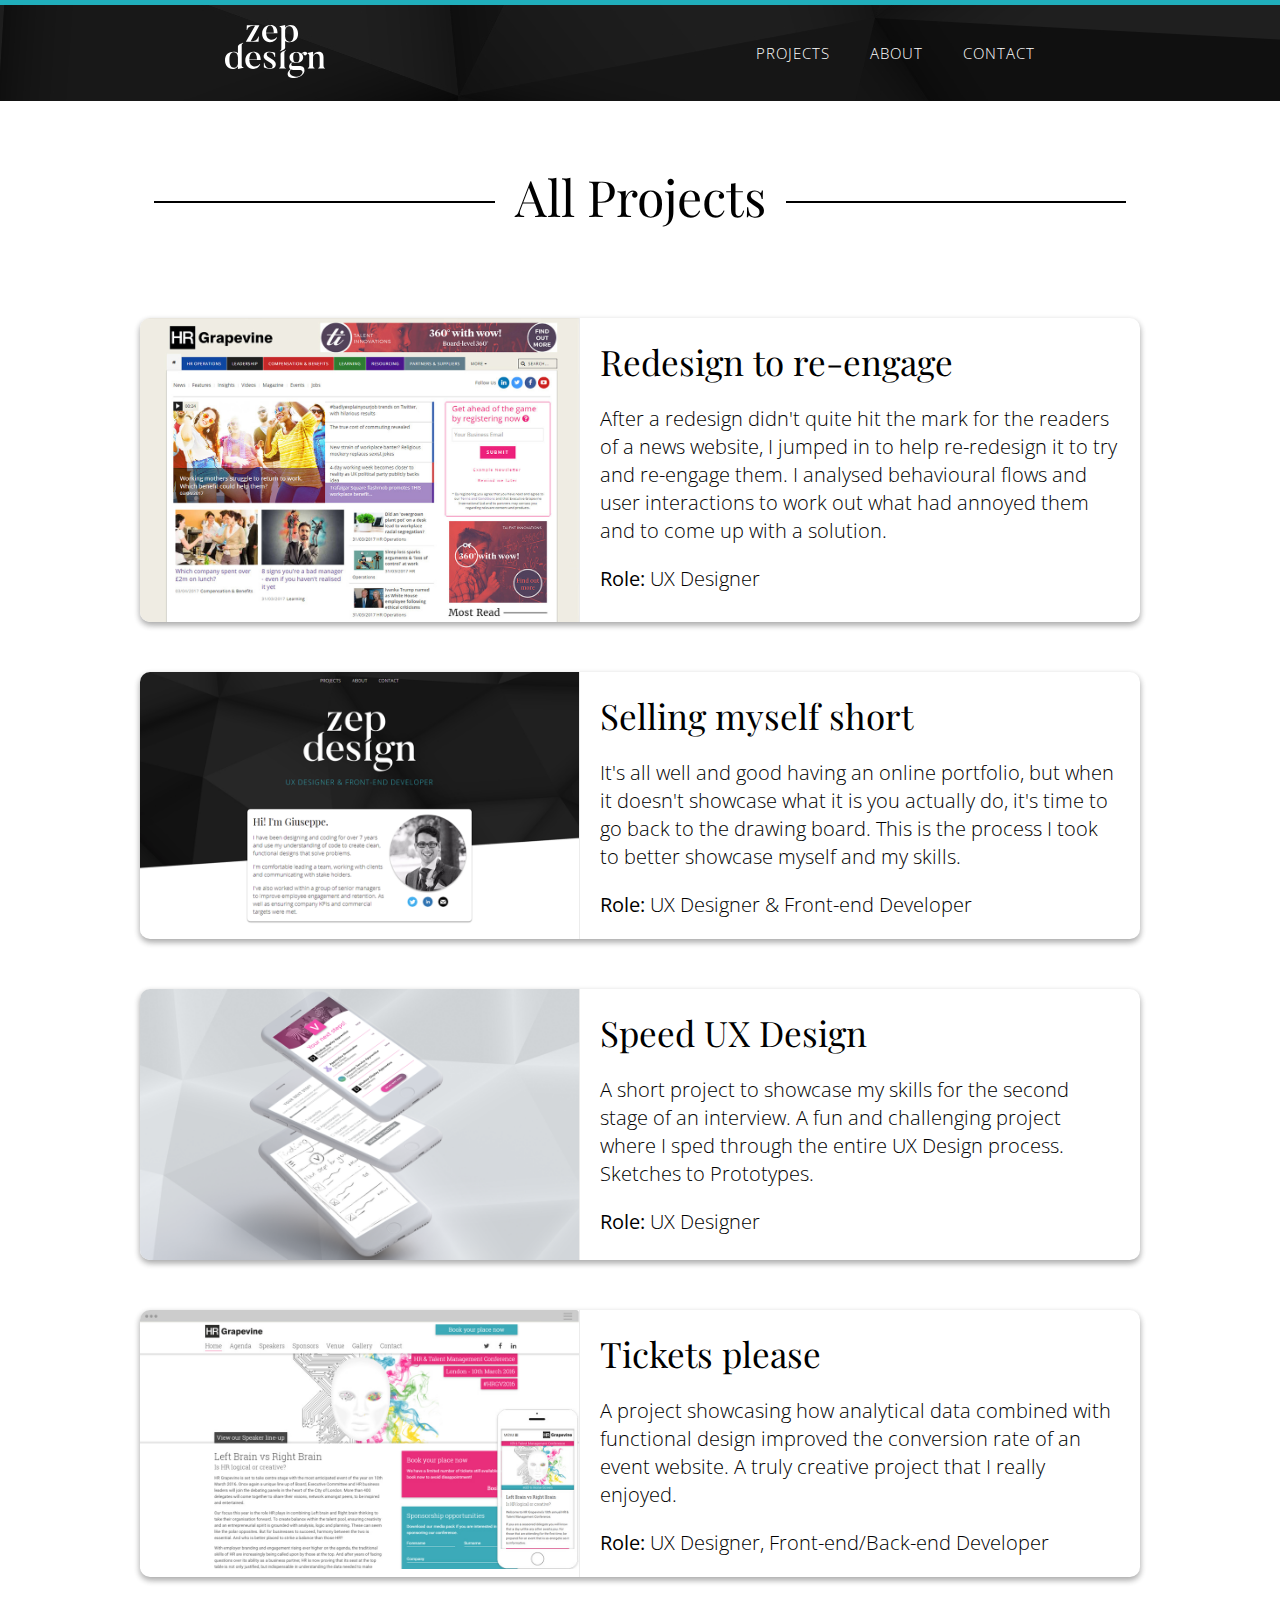
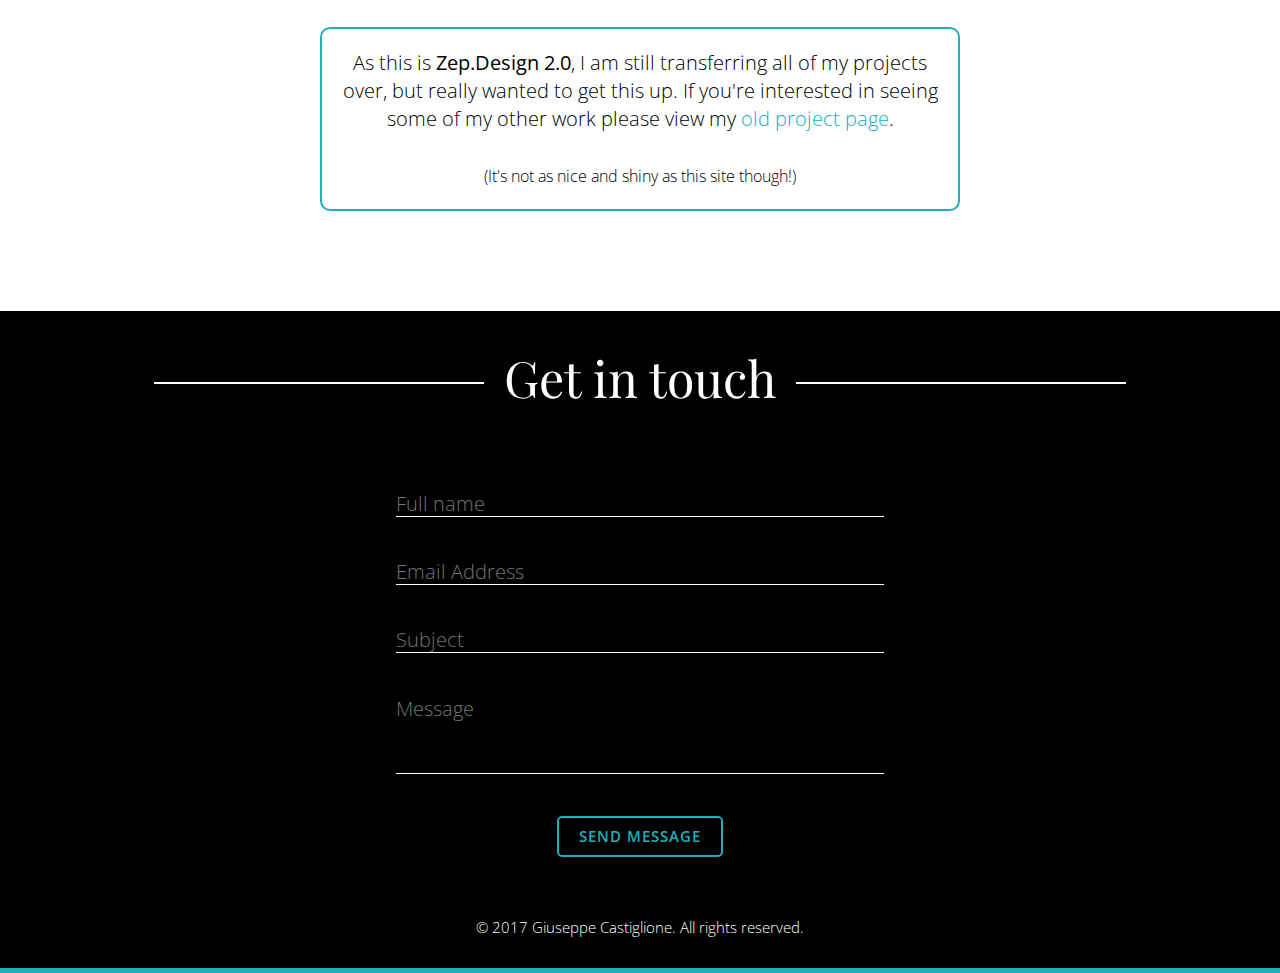
<file: projects/index.html>
<!DOCTYPE html>
<html>
<head>
	<title>Zep.Design - Portfolio of Giuseppe Castiglione | UX Designer &amp; Front-end Developer</title>
	<!--Meta-->
    <meta charset="utf-8">
    <meta name="robots" content="index, follow" />
    <meta name="viewport" content="initial-scale=1" />
    <meta name="keywords" content="Zep Design, Giuseppe Castiglione, UX, Designer, Developer, London, Hertfordshire, Freelance, Back-end, Front-end, HTML, CSS, PHP" >
    <meta name="Description" content="Zep Design is the portfolio of Giuseppe Castiglione. A London & Hertfordshire based UX Designer and Developer.">
    <!--Facebook Meta-->
    <meta property="og:url" content="http://zep.design" />
    <meta property="og:type" content="website" />
    <meta property="og:title" content="Zep Design - UX Designer & Front-end Developer" />
    <meta property="og:description" content="Creative adventurer, helping people along the digital road in their journey. Offering creative advice, industry insight and commercial perspective." />
    <meta property="og:image" content="http://zep.design/img/zepdesign-logo.jpg" />
    <!-- Assets -->
    <!--[if lt IE 9]>
    <script src="http://html5shiv.googlecode.com/svn/trunk/html5.js"></script>
    <![endif]-->
	<link rel="stylesheet" type="text/css" href="/css/normalize.css">
	<link rel="stylesheet" type="text/css" href="/css/styles.css">
	<link href="https://fonts.googleapis.com/css?family=Open+Sans:300,400,600|Playfair+Display:400,700" rel="stylesheet">
</head>
<body id="projects">

<header class="header--global">
	<nav>
			<div class="nav--desktop hide--mobile">
				<div class="header__logo">
					<a href="/" title="Return to homepage of Zep.Design" class="zd-logo__link">
						<svg id="zd-logo" data-name="Layer 1" xmlns="http://www.w3.org/2000/svg" viewBox="0 0 905.5 480.46"><g id="Layer_1-2" data-name="Layer 1"><path class="cls-1" d="M234,149.5c48.6,0,64.8-23.3,69.4-44.4h4.9l-2.9,49.3H190.2l84-144.9c-43.4,0-65.5,12-71.7,37.9h-4.9l1.6-42.8H313.3Z" transform="translate(-1.5 -1.7)"/><path class="cls-1" d="M472,115.5c-4.2,15.9-23,41.8-63.9,41.8-41.2,0-70.4-36.3-70.4-76.8,0-46.7,30.8-78.8,73.3-78.8s66.1,24,66.1,74.9H374c1.9,37.6,19.8,54.8,43.1,58.4,18.8,2.9,43.1-6.2,50.3-21.7ZM443.4,71.7c0-44.1-17.2-65.2-33.7-65.2C390.9,6.5,374,35.7,374,71.7Z" transform="translate(-1.5 -1.7)"/><path class="cls-1" d="M585.4,157.3c-15.6,0-29.2-4.2-39.2-11v61.3c0,17.8-47.3,32.7-47.3,32.7v-4.9c12.3-3.6,13-11.4,13-27.9V35.4c0-11.4-2.9-14.3-16.2-17.8V12.7l50.6-11V27.3C556.3,9.1,579,1.7,594.9,1.7c39.9,0,68.4,31.1,68.4,79.1C663.2,132,629.8,157.3,585.4,157.3ZM581.2,12.7c-20.4,0-33.1,15.6-35,36.3v60c2.3,31.1,20.1,43.4,38.6,43.4,22.7,0,38.6-17.2,38.6-67.8C623.4,32.8,608.4,12.7,581.2,12.7Z" transform="translate(-1.5 -1.7)"/><path class="cls-1" d="M319.8,357.3c-4.2,15.9-23,41.8-63.9,41.8-41.2,0-70.4-36.3-70.4-76.8,0-46.7,30.8-78.8,73.3-78.8s66.1,24,66.1,74.9h-103c1.9,37.6,19.8,54.8,43.1,58.4,18.8,2.9,43.1-6.2,50.3-21.7Zm-28.5-43.8c0-44.1-17.2-65.2-33.7-65.2-18.8,0-35.7,29.2-35.7,65.2Z" transform="translate(-1.5 -1.7)"/><path class="cls-1" d="M411.2,399.1c-39.2,0-57.7-13.9-57.7-13.9V342.7h4.9c3.6,17.2,12.6,51.6,52.8,51.6,28.5,0,28.5-31.8,3.9-48l-32.7-19.8c-31.4-20.1-39.2-42.8-23.7-65.5,0,0,11-17.5,43.8-17.5,37.3,0,53.2,10.1,53.2,10.1v37.9h-4.9c-3.2-15.2-13-43.1-48.3-43.1-25.9,0-31.8,27.6-3.6,45.4l32.7,20.4c29.2,18.2,38.6,45.4,22.7,68.1C454.4,382.2,442.7,399.1,411.2,399.1Z" transform="translate(-1.5 -1.7)"/><path class="cls-1" d="M715,270.4c-2.9-3.6-4.2-7.8-3.2-12,.3-2.6-8.8-1-14.3,6.5,7.8,8.1,12,19.5,12,31.1,0,26.3-23,49.3-61.9,49.3-12.7,0-22.4-1.6-30.5-5.2-11.7,3.2-29.8,33.4,6.5,33.4h42.1c22.4,0,60.6.6,54.8,46.4,0,0-1.3,26.3-35.3,45.4-44.7,25-99.9,21.1-112.8-4.5-11.7-22.7,5.5-47.7,25.6-58-9.1-4.2-15.6-13-15.6-25.9,0,0-1-28.5,29.8-38.9-16.5-7.1-25.9-24.6-25.9-41.8,0-26.3,23-49,61.3-49,20.4,0,36,5.5,46.4,14.6,8.8-13,22.4-17.5,29.8-18.5a18.69,18.69,0,0,1,16.5,5.5,16.76,16.76,0,0,1-1.9,23.3A16.59,16.59,0,0,1,715,270.4ZM682.6,461c23.3-14.3,20.8-34.4,20.8-34.4s-1.9-16.9-27.6-16.9H631.1c-3.6,0-15.9.6-27.9-4.2-30.5,18.5-6.5,45.7-6.8,45.4C612.9,470.7,653.1,478.8,682.6,461Zm-35-209.1c-16.2,0-28.2,7.8-28.2,44.1s13.9,44.4,28.2,44.4c14.9,0,28.9-8.1,28.9-44.4S661.5,251.9,647.6,251.9Z" transform="translate(-1.5 -1.7)"/><path class="cls-1" d="M906.9,396.2H846.3v-4.9c12.3-3.6,13-13.3,13-29.8V295c0-18.8-11-31.8-29.8-31.8-14.6,0-29.2,14.9-30.5,27.2v71.3c0,17.8,1.9,26.3,13.3,29.5v4.9H752v-4.9c12.3-3.6,12.6-13,12.6-29.5V280c0-11.4-2.9-15.2-16.2-20.8v-4.9l50.6-11v34.4c7.1-19.5,31.4-34.4,51.9-34.4,25.6,0,42.8,11.4,42.8,50.6v67.4c0,17.8,1.6,26.9,13.3,29.8l-.1,5.1Z" transform="translate(-1.5 -1.7)"/><path class="cls-1" d="M79.4,244.6c15.6,0,29.2,4.2,39.2,11V194.3c0-17.8,47.3-32.8,47.3-32.8v4.9c-12.3,3.6-13,11.4-13,27.9V366.5c0,11.4,2.9,14.3,16.2,17.8v4.9l-50.6,11V374.6c-10,18.2-32.7,25.6-48.6,25.6-39.9,0-68.4-31.1-68.4-79.1C1.6,269.9,35,244.6,79.4,244.6Zm4.3,144.6c20.4,0,33.1-15.6,35-36.3v-60c-2.3-31.1-20.1-43.4-38.6-43.4-22.7,0-38.6,17.2-38.6,67.8C41.5,369.1,56.4,389.2,83.7,389.2Z" transform="translate(-1.5 -1.7)"/><path class="cls-1" d="M539.3,361.5V308.6l-.1-44.7c0-16.5.6-24.3,12.9-27.9v-4.9s-47.2,14.9-47.2,32.8l.4,62v35.6c0,16.5-1,25.9-13,29.8V396h60v-4.7C540.3,388.1,539.3,379.3,539.3,361.5Z" transform="translate(-1.5 -1.7)"/></g></svg>
					</a>
				</div>

				<ul class="nav__container">
					<li class="nav__item"><a href="/projects" title="View all projects" class="nav__link">Projects</a></li><li class="nav__item"><a href="../about" title="Find out more about Giuseppe" class="nav__link">About</a></li><li class="nav__item"><a href="../contact" title="Get in touch with Giuseppe" class="nav__link">Contact</a></li>
				</ul>
			</div>

			<div class="nav--mobile show--mobile">
				<ul class="nav__container">
					<li class="nav__item"><a href="/" title="Return to the homepage" class="nav__link">Home</a></li><li class="nav__item"><a href="/projects" title="View all projects" class="nav__link">Projects</a></li><li class="nav__item"><a href="/about" title="Find out more about Giuseppe" class="nav__link">About</a></li><li class="nav__item"><a href="/contact" title="Get in touch with Giuseppe" class="nav__link">Contact</a></li>
				</ul>

				<div class="mobile__nav">
					<div class="mobile__nav__button">Menu</div>
				</div>

			</div>
		</nav>
</header>

<main class="main--global">
	
	<div class="container container--project">

		<h2 class="container__title container__title--black"><span class="container__title--bg">All Projects</span></h2>

		<a href="/projects/hr-grapevine-news.html" title="" class="project__link">
			<div class="card card--center card--project">
				<div class="card__left card__thumbnail">
					<img src="../img/projects/thumbs/hrgrapevine-news.jpg" class="img--block" />
				</div>
			
				<div class="card__right">
					<h3 class="card__heading">Redesign to re-engage</h3>
					<p class="card__content">After a redesign didn't quite hit the mark for the readers of a news website, I jumped in to help re-redesign it to try and re-engage them. I analysed behavioural flows and user interactions to work out what had annoyed them and to come up with a solution.</p>

					<p class="card__content"><strong>Role:</strong> UX Designer</p>
				</div>
			</div>
		</a>

		<a href="/projects/zepdesign.html" title="" class="project__link">
			<div class="card card--center card--project">
				<div class="card__left card__thumbnail">
					<img src="../img/projects/thumbs/zepdesign.png" class="img--block" />
				</div>
			
				<div class="card__right">
					<h3 class="card__heading">Selling myself short</h3>
					<p class="card__content">It's all well and good having an online portfolio, but when it doesn't showcase what it is you actually do, it's time to go back to the drawing board. This is the process I took to better showcase myself and my skills.</p>

					<p class="card__content"><strong>Role:</strong> UX Designer &amp; Front-end Developer</p>
				</div>
			</div>
		</a>

		<a href="/projects/yourfeed.html" title="" class="project__link">
			<div class="card card--center card--project">
				<div class="card__left card__thumbnail">
					<img src="../img/projects/thumbs/yourfeed.png" class="img--block" />
				</div>
			
				<div class="card__right">
					<h3 class="card__heading">Speed UX Design</h3>
					<p class="card__content">A short project to showcase my skills for the second stage of an interview. A fun and challenging project where I sped through the entire UX Design process. Sketches to Prototypes.</p>

					<p class="card__content"><strong>Role:</strong> UX Designer</p>
				</div>
			</div>
		</a>
		<a href="/projects/hrgv2016.html" title="" class="project__link">
			<div class="card card--center card--project">
				<div class="card__left card__thumbnail">
					<img src="../img/projects/thumbs/hrgv2016.jpg" class="img--block" />
				</div>
			
				<div class="card__right">
					<h3 class="card__heading">Tickets please</h3>
					<p class="card__content">A project showcasing how analytical data combined with functional design improved the conversion rate of an event website. A truly creative project that I really enjoyed. </p>

					<p class="card__content"><strong>Role:</strong> UX Designer, Front-end/Back-end Developer</p>
				</div>
			</div>
		</a>

		<div style="width: 50%; text-align: center; margin: 5em auto 0; border: 2px solid #20aebb; border-radius: 10px; padding: 20px;">
			<p class="card__content" style="margin-top: 0;">As this is <strong>Zep.Design 2.0</strong>, I am still transferring all of my projects over, but really wanted to get this up.  If you're interested in seeing some of my other work please view my <a href="/old/index.php/work/" title="View Giuseppe's old work page" class="content__link">old project page</a>. <br /><br />
				<small>(It's not as nice and shiny as this site though!)</small>
			</p>
		</div>
	</div>
</main>

<footer>
	<a name="message-sent">
	<h2 class="container__title container__title--white"><span class="container__title--bg">Get in touch</span></h2>

	<div class="msg-status">
		<img src="/img/assets/tick.svg" alt="" class="msg-status__icon"><h2 class="msg-status__text">Your message has been sent. Thank you.</h2>
	</div>

	<div class="contact-form form--bg-black">
		<form method="post" action="https://formspree.io/info@zep.design">  
	    	<input class="contact-form__input" type="text" id="name" name="name" value="" placeholder="Full name" required="required"/> 
	    	<label class="contact-form__label" for="name">Full name:</label>

		    <input class="contact-form__input" type="email" id="email" name="email" value="" placeholder="Email Address" required="required" />
	    	<label class="contact-form__label" for="email">Email:</label>

		    <input class="contact-form__input" type="text" id="subject" name="subject" value="" placeholder="Subject" required="required" /> 
	    	<label class="contact-form__label" for="subject">Subject:</label>

	    	<textarea id="message" name="message"required="required" data-minlength="20" placeholder="Message" class=contact-form__textarea></textarea>
	    	<label class="contact-form__label contact-form__label__message" for="message">Message:</label>

	    	<input type="hidden" name="_next" value="http://zep.design/#message-sent" />

			<input type="submit" value="Send Message" class="contact-form__button" />  
		</form>     
	</div>

	<div class="footer__meta">
		&copy; 2017 Giuseppe Castiglione. All rights reserved.
	</div>

	<script src="https://ajax.googleapis.com/ajax/libs/jquery/3.2.1/jquery.min.js"></script>
	<script src="../js/main.js"></script>
</footer>
</body>
</html>
</file>
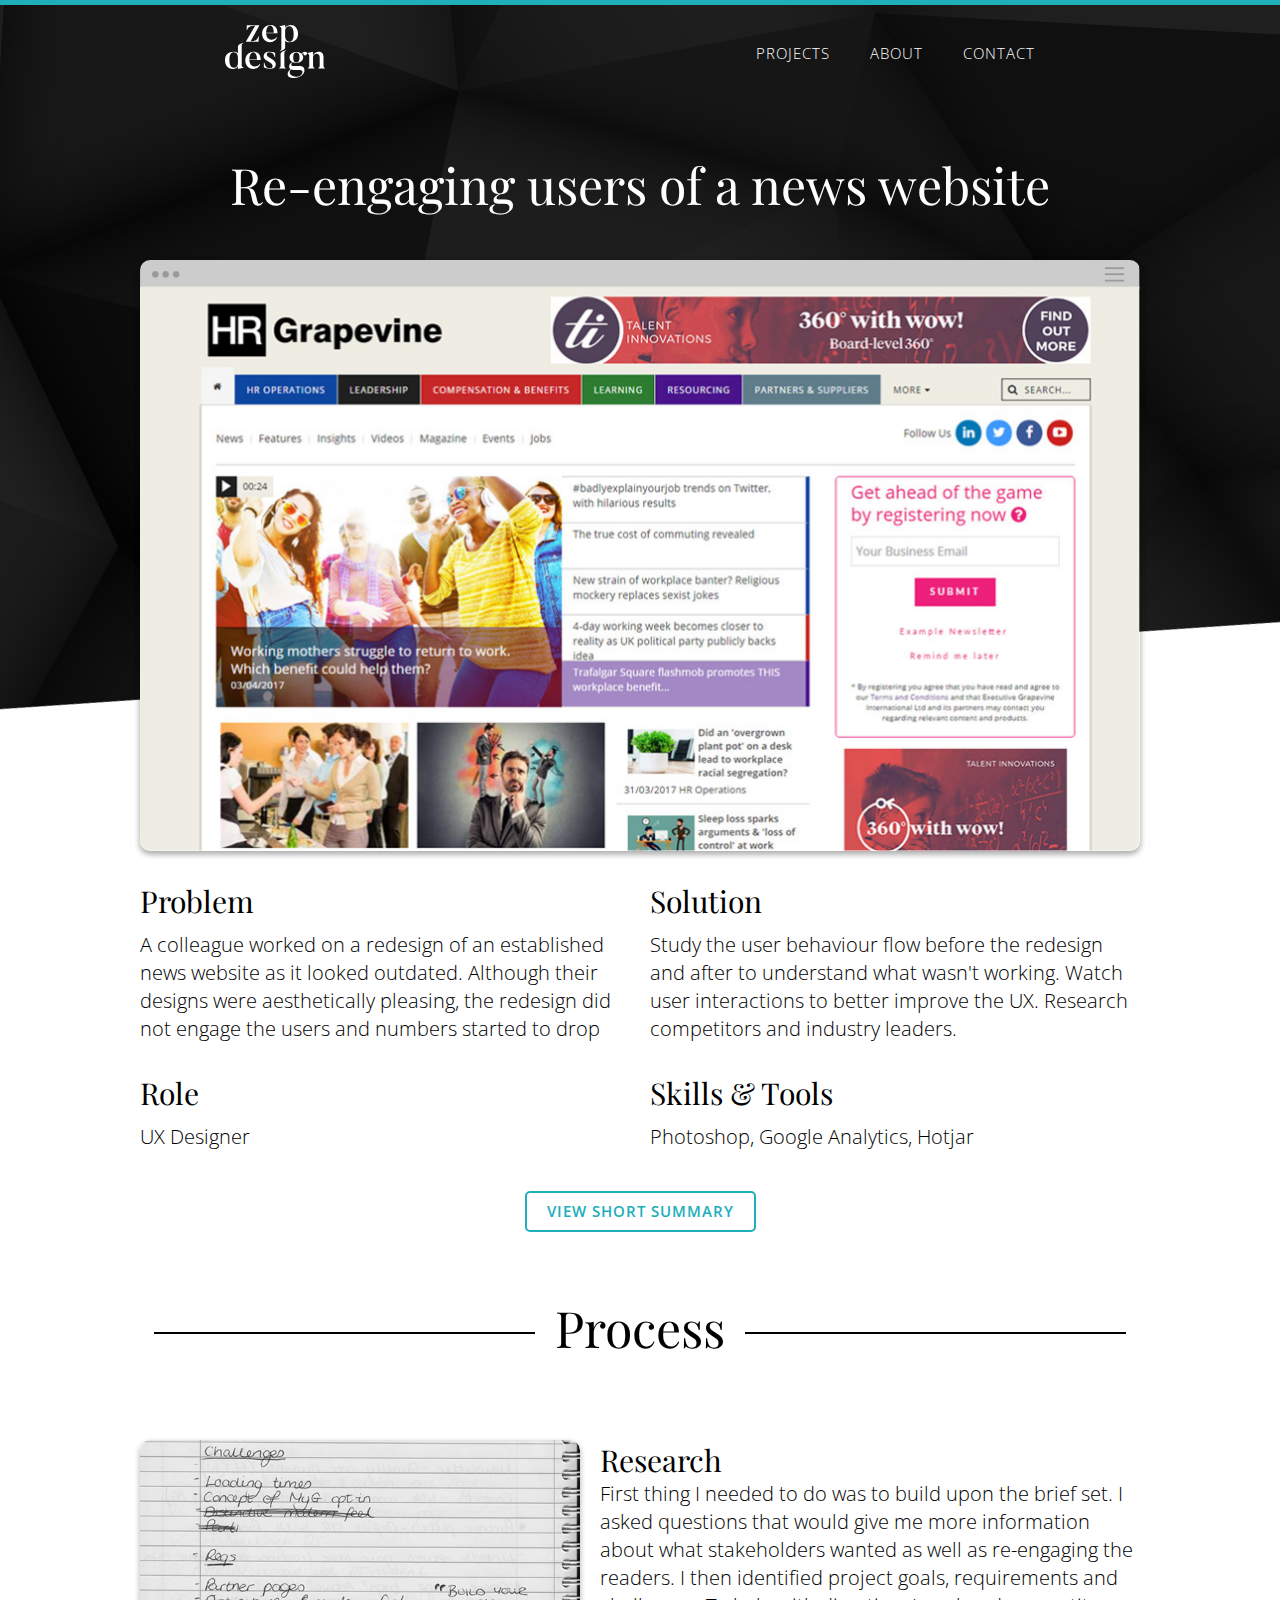
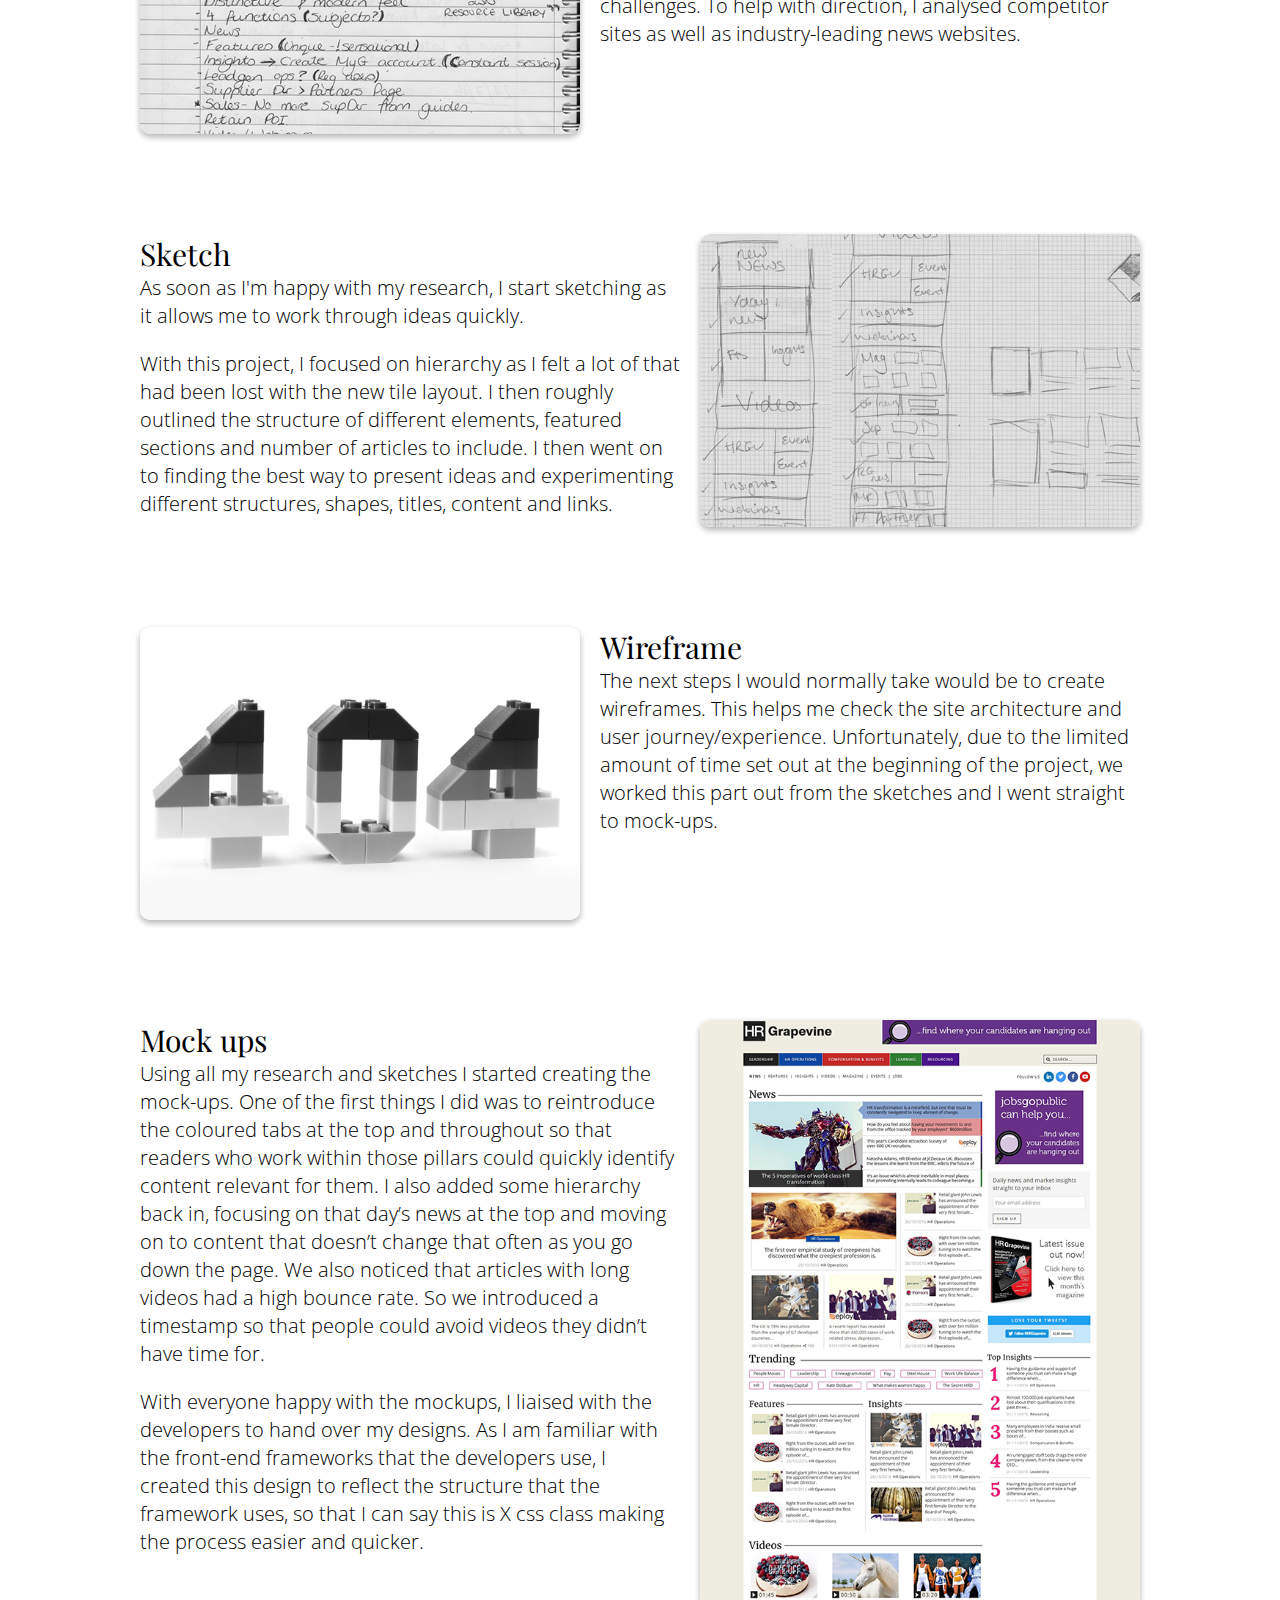
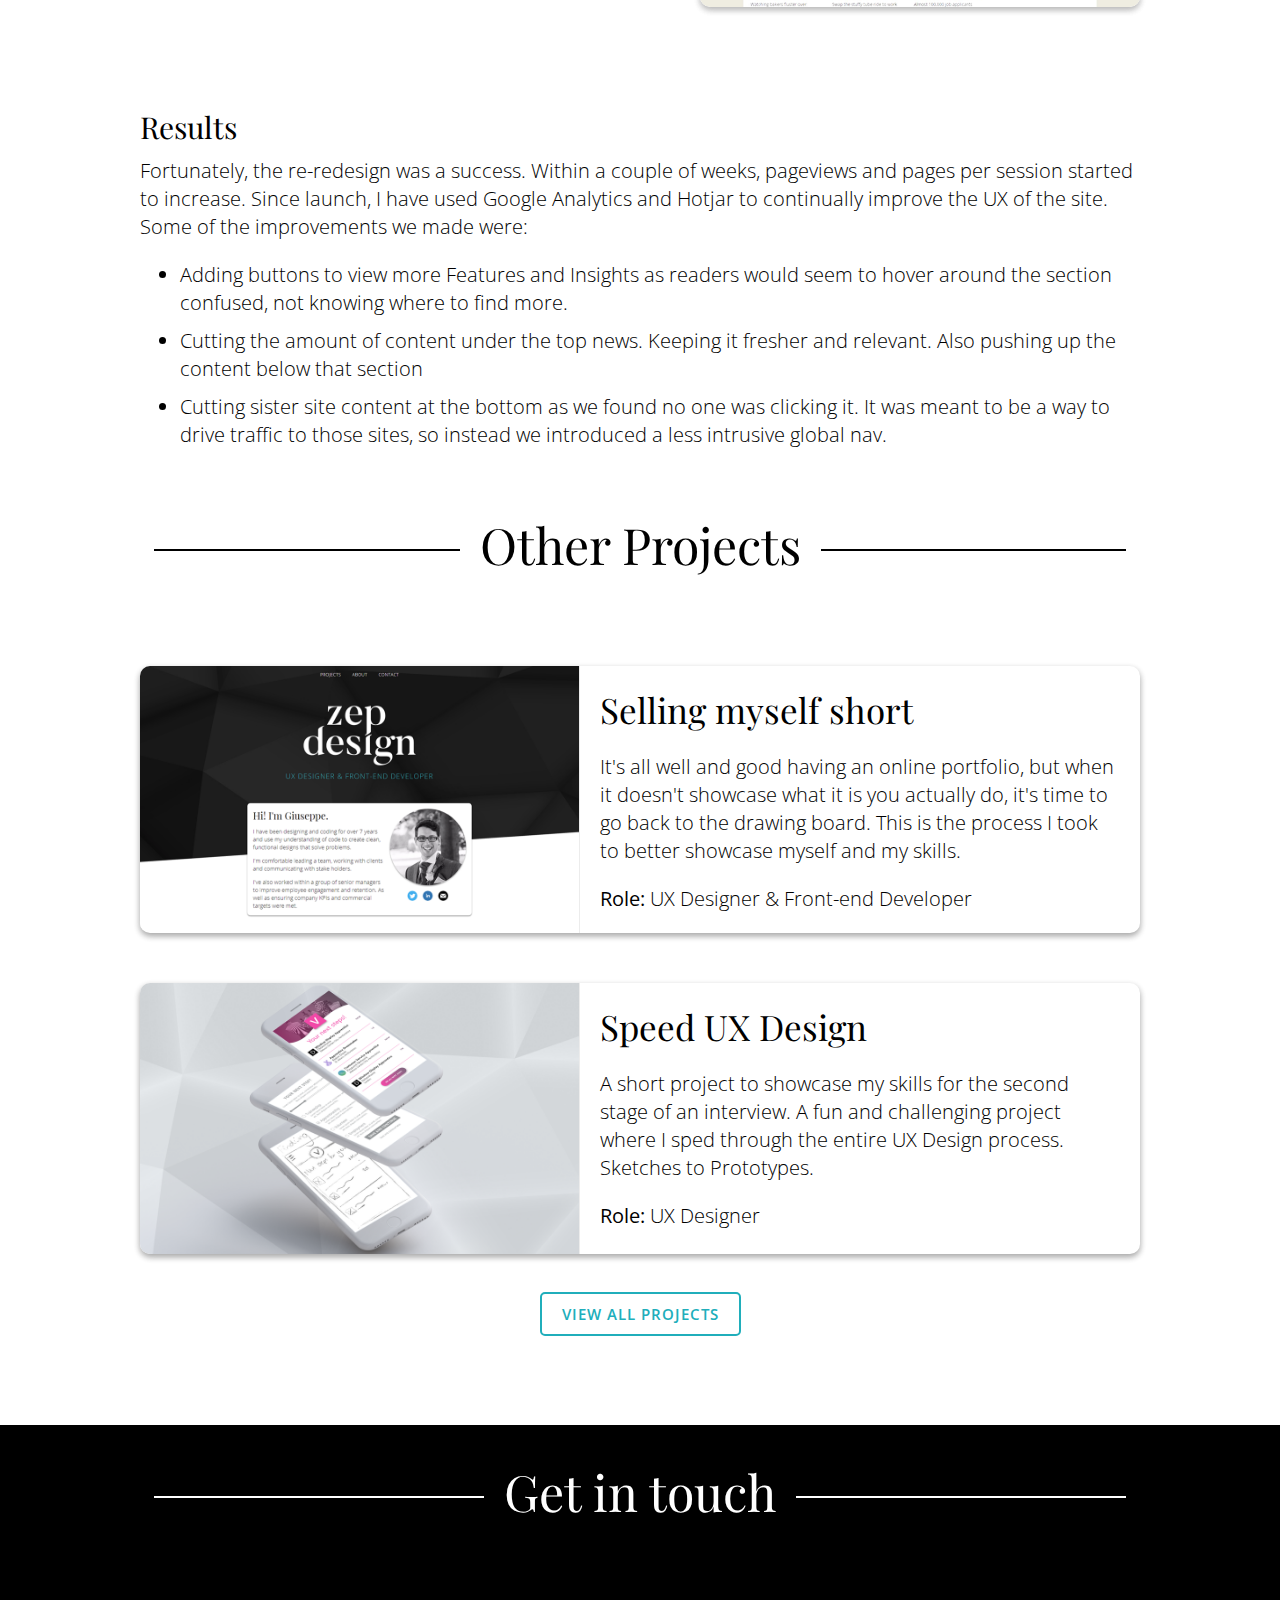
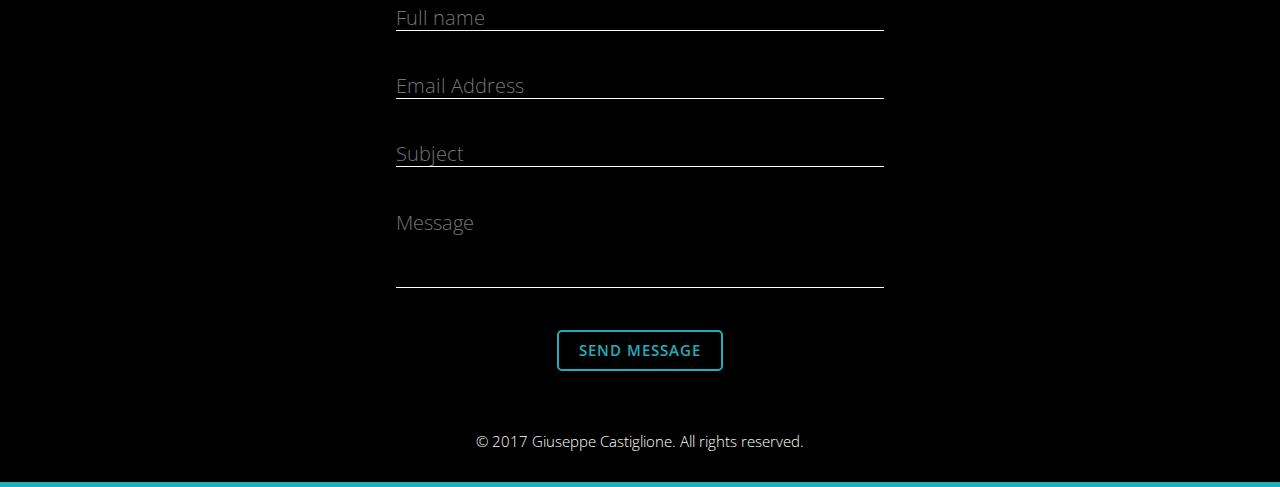
<file: projects/hr-grapevine-news.html>
<!DOCTYPE html>
<html>
<head>
	<title>Zep.Design - Portfolio of Giuseppe Castiglione | UX Designer &amp; Front-end Developer</title>
	<!--Meta-->
    <meta charset="utf-8">
    <meta name="robots" content="index, follow" />
    <meta name="viewport" content="initial-scale=1" />
    <meta name="keywords" content="Zep Design, Giuseppe Castiglione, UX, Designer, Developer, London, Hertfordshire, Freelance, Back-end, Front-end, HTML, CSS, PHP" >
    <meta name="Description" content="Zep Design is the portfolio of Giuseppe Castiglione. A London & Hertfordshire based UX Designer and Developer.">
    <!--Facebook Meta-->
    <meta property="og:url" content="http://zep.design" />
    <meta property="og:type" content="website" />
    <meta property="og:title" content="Zep Design - UX Designer & Front-end Developer" />
    <meta property="og:description" content="Creative adventurer, helping people along the digital road in their journey. Offering creative advice, industry insight and commercial perspective." />
    <meta property="og:image" content="http://zep.design/img/zepdesign-logo.jpg" />
    <!-- Assets -->
    <!--[if lt IE 9]>
    <script src="http://html5shiv.googlecode.com/svn/trunk/html5.js"></script>
    <![endif]-->
	<link rel="stylesheet" type="text/css" href="/css/normalize.css">
	<link rel="stylesheet" type="text/css" href="/css/styles.css">
	<link href="https://fonts.googleapis.com/css?family=Open+Sans:300,400,600|Playfair+Display:400,700" rel="stylesheet">
</head>
<body class="body--bg" id="project--single">

<header class="header--project">
	<nav>
			<div class="nav--desktop hide--mobile">
				<div class="header__logo">
					<a href="/" title="Return to homepage of Zep.Design" class="zd-logo__link">
						<svg id="zd-logo" data-name="Layer 1" xmlns="http://www.w3.org/2000/svg" viewBox="0 0 905.5 480.46"><g id="Layer_1-2" data-name="Layer 1"><path class="cls-1" d="M234,149.5c48.6,0,64.8-23.3,69.4-44.4h4.9l-2.9,49.3H190.2l84-144.9c-43.4,0-65.5,12-71.7,37.9h-4.9l1.6-42.8H313.3Z" transform="translate(-1.5 -1.7)"/><path class="cls-1" d="M472,115.5c-4.2,15.9-23,41.8-63.9,41.8-41.2,0-70.4-36.3-70.4-76.8,0-46.7,30.8-78.8,73.3-78.8s66.1,24,66.1,74.9H374c1.9,37.6,19.8,54.8,43.1,58.4,18.8,2.9,43.1-6.2,50.3-21.7ZM443.4,71.7c0-44.1-17.2-65.2-33.7-65.2C390.9,6.5,374,35.7,374,71.7Z" transform="translate(-1.5 -1.7)"/><path class="cls-1" d="M585.4,157.3c-15.6,0-29.2-4.2-39.2-11v61.3c0,17.8-47.3,32.7-47.3,32.7v-4.9c12.3-3.6,13-11.4,13-27.9V35.4c0-11.4-2.9-14.3-16.2-17.8V12.7l50.6-11V27.3C556.3,9.1,579,1.7,594.9,1.7c39.9,0,68.4,31.1,68.4,79.1C663.2,132,629.8,157.3,585.4,157.3ZM581.2,12.7c-20.4,0-33.1,15.6-35,36.3v60c2.3,31.1,20.1,43.4,38.6,43.4,22.7,0,38.6-17.2,38.6-67.8C623.4,32.8,608.4,12.7,581.2,12.7Z" transform="translate(-1.5 -1.7)"/><path class="cls-1" d="M319.8,357.3c-4.2,15.9-23,41.8-63.9,41.8-41.2,0-70.4-36.3-70.4-76.8,0-46.7,30.8-78.8,73.3-78.8s66.1,24,66.1,74.9h-103c1.9,37.6,19.8,54.8,43.1,58.4,18.8,2.9,43.1-6.2,50.3-21.7Zm-28.5-43.8c0-44.1-17.2-65.2-33.7-65.2-18.8,0-35.7,29.2-35.7,65.2Z" transform="translate(-1.5 -1.7)"/><path class="cls-1" d="M411.2,399.1c-39.2,0-57.7-13.9-57.7-13.9V342.7h4.9c3.6,17.2,12.6,51.6,52.8,51.6,28.5,0,28.5-31.8,3.9-48l-32.7-19.8c-31.4-20.1-39.2-42.8-23.7-65.5,0,0,11-17.5,43.8-17.5,37.3,0,53.2,10.1,53.2,10.1v37.9h-4.9c-3.2-15.2-13-43.1-48.3-43.1-25.9,0-31.8,27.6-3.6,45.4l32.7,20.4c29.2,18.2,38.6,45.4,22.7,68.1C454.4,382.2,442.7,399.1,411.2,399.1Z" transform="translate(-1.5 -1.7)"/><path class="cls-1" d="M715,270.4c-2.9-3.6-4.2-7.8-3.2-12,.3-2.6-8.8-1-14.3,6.5,7.8,8.1,12,19.5,12,31.1,0,26.3-23,49.3-61.9,49.3-12.7,0-22.4-1.6-30.5-5.2-11.7,3.2-29.8,33.4,6.5,33.4h42.1c22.4,0,60.6.6,54.8,46.4,0,0-1.3,26.3-35.3,45.4-44.7,25-99.9,21.1-112.8-4.5-11.7-22.7,5.5-47.7,25.6-58-9.1-4.2-15.6-13-15.6-25.9,0,0-1-28.5,29.8-38.9-16.5-7.1-25.9-24.6-25.9-41.8,0-26.3,23-49,61.3-49,20.4,0,36,5.5,46.4,14.6,8.8-13,22.4-17.5,29.8-18.5a18.69,18.69,0,0,1,16.5,5.5,16.76,16.76,0,0,1-1.9,23.3A16.59,16.59,0,0,1,715,270.4ZM682.6,461c23.3-14.3,20.8-34.4,20.8-34.4s-1.9-16.9-27.6-16.9H631.1c-3.6,0-15.9.6-27.9-4.2-30.5,18.5-6.5,45.7-6.8,45.4C612.9,470.7,653.1,478.8,682.6,461Zm-35-209.1c-16.2,0-28.2,7.8-28.2,44.1s13.9,44.4,28.2,44.4c14.9,0,28.9-8.1,28.9-44.4S661.5,251.9,647.6,251.9Z" transform="translate(-1.5 -1.7)"/><path class="cls-1" d="M906.9,396.2H846.3v-4.9c12.3-3.6,13-13.3,13-29.8V295c0-18.8-11-31.8-29.8-31.8-14.6,0-29.2,14.9-30.5,27.2v71.3c0,17.8,1.9,26.3,13.3,29.5v4.9H752v-4.9c12.3-3.6,12.6-13,12.6-29.5V280c0-11.4-2.9-15.2-16.2-20.8v-4.9l50.6-11v34.4c7.1-19.5,31.4-34.4,51.9-34.4,25.6,0,42.8,11.4,42.8,50.6v67.4c0,17.8,1.6,26.9,13.3,29.8l-.1,5.1Z" transform="translate(-1.5 -1.7)"/><path class="cls-1" d="M79.4,244.6c15.6,0,29.2,4.2,39.2,11V194.3c0-17.8,47.3-32.8,47.3-32.8v4.9c-12.3,3.6-13,11.4-13,27.9V366.5c0,11.4,2.9,14.3,16.2,17.8v4.9l-50.6,11V374.6c-10,18.2-32.7,25.6-48.6,25.6-39.9,0-68.4-31.1-68.4-79.1C1.6,269.9,35,244.6,79.4,244.6Zm4.3,144.6c20.4,0,33.1-15.6,35-36.3v-60c-2.3-31.1-20.1-43.4-38.6-43.4-22.7,0-38.6,17.2-38.6,67.8C41.5,369.1,56.4,389.2,83.7,389.2Z" transform="translate(-1.5 -1.7)"/><path class="cls-1" d="M539.3,361.5V308.6l-.1-44.7c0-16.5.6-24.3,12.9-27.9v-4.9s-47.2,14.9-47.2,32.8l.4,62v35.6c0,16.5-1,25.9-13,29.8V396h60v-4.7C540.3,388.1,539.3,379.3,539.3,361.5Z" transform="translate(-1.5 -1.7)"/></g></svg>
					</a>
				</div>

				<ul class="nav__container">
					<li class="nav__item"><a href="/projects" title="View all projects" class="nav__link">Projects</a></li><li class="nav__item"><a href="../about" title="Find out more about Giuseppe" class="nav__link">About</a></li><li class="nav__item"><a href="../contact" title="Get in touch with Giuseppe" class="nav__link">Contact</a></li>
				</ul>
			</div>

			<div class="nav--mobile show--mobile">
				<ul class="nav__container">
					<li class="nav__item"><a href="../" title="Return to the homepage" class="nav__link">Home</a></li><li class="nav__item"><a href="/projects" title="View all projects" class="nav__link">Projects</a></li><li class="nav__item"><a href="/about" title="Find out more about Giuseppe" class="nav__link">About</a></li><li class="nav__item"><a href="/contact" title="Get in touch with Giuseppe" class="nav__link">Contact</a></li>
				</ul>

				<div class="mobile__nav">
					<div class="mobile__nav__button">Menu</div>
				</div>

			</div>
		</nav>
</header>

<main class="main--project">
	

	<div class="container container--single">
		<h2 class="project__title">Re-engaging users of a news website</h2>

		<div class="card card--center card--single">
			<a href="http://hrgrapevine.com" title="Visit HR Grapevine new website">
				<img src="../img/projects/hrgrapevinenews.png" alt="Screenshot of the HR Grapevine news website" class="img--block">
			</a>
		</div>

		<div class="project__info__container">
			<div class="project__info">
				<h3 class="project__info__title">Problem</h3>
				<p class="project__info__content">A colleague worked on a redesign of an established news website as it looked outdated. Although their designs were aesthetically pleasing, the redesign did not engage the users and numbers started to drop</p>
			</div>
			
			<div class="project__info">
				<h3 class="project__info__title">Solution</h3>
				<p class="project__info__content">Study the user behaviour flow before the redesign and after to understand what wasn't working. Watch user interactions to better improve the UX. Research competitors and industry leaders.</p>
			</div>

			<div class="project__info">
				<h3 class="project__info__title">Role</h3>
				<p class="project__info__content">UX Designer</p>
			</div>

			<div class="project__info">
				<h3 class="project__info__title">Skills &amp; Tools</h3>
				<p class="project__info__content">Photoshop, Google Analytics, Hotjar</p>
			</div>

			<div class="container__button container__button--project">
				<button id="short-project" title="" class="btn btn--more">View short summary</button>
			</div>
		</div>



		<h2 class="container__title container__title--process container__title--black"><span class="container__title--bg">Process</span></h2>

		<div class="project__process__container">
			<div class="project__process">
				<div class="project__process__img rslides">
						<li><img src="../img/projects/news-r1.png" alt="" class="slideshow__slide img--block"></li>
						<li><img src="../img/projects/news-r2.png" alt="" class="slideshow__slide img--block"></li>
						<li><img src="../img/projects/news-r3.png" alt="" class="slideshow__slide img--block"></li>
				</div>

				<div class="project__process__content project__process__content--right">
					<h3 class="project__info__title">Research</h3>
					<p class="project__info__content">First thing I needed to do was to build upon the brief set. I asked questions that would give me more information about what stakeholders wanted as well as re-engaging the readers. I then identified project goals, requirements and challenges. To help with direction, I analysed competitor sites as well as industry-leading news websites.</p>
				</div>
				
			</div>
		</div>

		<div class="project__process__container">
			<div class="project__process flex--reverse">
				<div class="project__process__content project__process__content--left">
					<h3 class="project__info__title">Sketch</h3>
					<p class="project__info__content">As soon as I'm happy with my research, I start sketching as it allows me to work through ideas quickly.</p>

					<p class="project__info__content">With this project, I focused on hierarchy as I felt a lot of that had been lost with the new tile layout. I then roughly outlined the structure of different elements, featured sections and number of articles to include. I then went on to finding the best way to present ideas and experimenting different structures, shapes, titles, content and links.</p>
				</div>

				<div class="project__process__img rslides">
						<li><img src="../img/projects/news-s1.png" alt="" class="slideshow__slide img--block"></li>
						<li><img src="../img/projects/news-s2.png" alt="" class="slideshow__slide img--block"></li>
						<li><img src="../img/projects/news-s3.png" alt="" class="slideshow__slide img--block"></li>
						<li><img src="../img/projects/news-s4.png" alt="" class="slideshow__slide img--block"></li>
				</div>
				
			</div>
		</div>

		<div class="project__process__container">
			<div class="project__process">
				<div class="project__process__img">
					<img src="../img/projects/news-w1.png" alt="" class="img--block">
				</div>

				<div class="project__process__content project__process__content--right">
					<h3 class="project__info__title">Wireframe</h3>
					<p class="project__info__content">The next steps I would normally take would be to create wireframes. This helps me check the site architecture and user journey/experience. Unfortunately, due to the limited amount of time set out at the beginning of the project, we worked this part out from the sketches and I went straight to mock-ups.</p>
				</div>
				
			</div>
		</div>

		<div class="project__process__container">
			<div class="project__process flex--reverse">
				<div class="project__process__content project__process__content--left">
					<h3 class="project__info__title">Mock ups</h3>
					<p class="project__info__content">Using all my research and sketches I started creating the mock-ups. One of the first things I did was to reintroduce the coloured tabs at the top and throughout so that readers who work within those pillars could quickly identify content relevant for them. I also added some hierarchy back in, focusing on that day’s news at the top and moving on to content that doesn’t change that often as you go down the page. We also noticed that articles with long videos had a high bounce rate. So we introduced a timestamp so that people could avoid videos they didn’t have time for. </p>

					<p class="project__info__content">With everyone happy with the mockups, I liaised with the developers to hand over my designs. As I am familiar with the front-end frameworks that the developers use, I created this design to reflect the structure that the framework uses, so that I can say this is X css class making the process easier and quicker. </p>
				</div>

				<div class="project__process__img rslides">
						<li><img src="../img/projects/news-m1.png" alt="" class="slideshow__slide img--block"></li>
						<li><img src="../img/projects/news-m2.png" alt="" class="slideshow__slide img--block"></li>
						<li><img src="../img/projects/news-m3.png" alt="" class="slideshow__slide img--block"></li>
				</div>
				
			</div>
		</div>

		<h3 class="project__info__title">Results</h3>
		<p class="project__info__content">Fortunately, the re-redesign was a success. Within a couple of weeks, pageviews and pages per session started to increase. 

Since launch, I have used Google Analytics and Hotjar to continually improve the UX of the site. Some of the improvements we made were:

<ul class="content__list">
	<li>Adding buttons to view more Features and Insights as readers would seem to hover around the section confused, not knowing where to find more. </li>
	<li>Cutting the amount of content under the top news. Keeping it fresher and relevant. Also pushing up the content below that section</li>
	<li>Cutting sister site content at the bottom as we found no one was clicking it. It was meant to be a way to drive traffic to those sites, so instead we introduced a less intrusive global nav.</li>
</ul>
</p>

	</div>

	<div class="container container--project">

		<h2 class="container__title container__title--black"><span class="container__title--bg">Other Projects</span></h2>

		<a href="/projects/zepdesign.html" title="" class="project__link">
			<div class="card card--center card--project">
				<div class="card__left card__thumbnail">
					<img src="../img/projects/thumbs/zepdesign.png" class="img--block" />
				</div>
			
				<div class="card__right">
					<h3 class="card__heading">Selling myself short</h3>
					<p class="card__content">It's all well and good having an online portfolio, but when it doesn't showcase what it is you actually do, it's time to go back to the drawing board. This is the process I took to better showcase myself and my skills.</p>

					<p class="card__content"><strong>Role:</strong> UX Designer &amp; Front-end Developer</p>
				</div>
			</div>
		</a>

		<a href="/projects/yourfeed.html" title="" class="project__link">
			<div class="card card--center card--project">
				<div class="card__left card__thumbnail">
					<img src="../img/projects/thumbs/yourfeed.png" class="img--block" />
				</div>
			
				<div class="card__right">
					<h3 class="card__heading">Speed UX Design</h3>
					<p class="card__content">A short project to showcase my skills for the second stage of an interview. A fun and challenging project where I sped through the entire UX Design process. Sketches to Prototypes.</p>

					<p class="card__content"><strong>Role:</strong> UX Designer</p>
				</div>
			</div>
		</a>

		<div class="container__button">
			<a href="" title="" class="btn btn--more">View all projects</a>
		</div>

	</div>
</main>

<footer>
	<a name="message-sent">
	<h2 class="container__title container__title--white"><span class="container__title--bg">Get in touch</span></h2>

	<div class="msg-status">
		<img src="/img/assets/tick.svg" alt="" class="msg-status__icon"><h2 class="msg-status__text">Your message has been sent. Thank you.</h2>
	</div>

	<div class="contact-form form--bg-black">
		<form method="post" action="https://formspree.io/info@zep.design">  
	    	<input class="contact-form__input" type="text" id="name" name="name" value="" placeholder="Full name" required="required"/> 
	    	<label class="contact-form__label" for="name">Full name:</label>

		    <input class="contact-form__input" type="email" id="email" name="email" value="" placeholder="Email Address" required="required" />
	    	<label class="contact-form__label" for="email">Email:</label>

		    <input class="contact-form__input" type="text" id="subject" name="subject" value="" placeholder="Subject" required="required" /> 
	    	<label class="contact-form__label" for="subject">Subject:</label>

	    	<textarea id="message" name="message"required="required" data-minlength="20" placeholder="Message" class=contact-form__textarea></textarea>
	    	<label class="contact-form__label contact-form__label__message" for="message">Message:</label>

	    	<input type="hidden" name="_next" value="http://zep.design/#message-sent" />

			<input type="submit" value="Send Message" class="contact-form__button" />  
		</form>     
	</div>

	<div class="footer__meta">
		&copy; 2017 Giuseppe Castiglione. All rights reserved.
	</div>

	<script src="https://ajax.googleapis.com/ajax/libs/jquery/3.2.1/jquery.min.js"></script>
	<script src="../js/rslides.min.js"></script>
	<script src="../js/main.js"></script>
</footer>
</body>
</html>
</file>
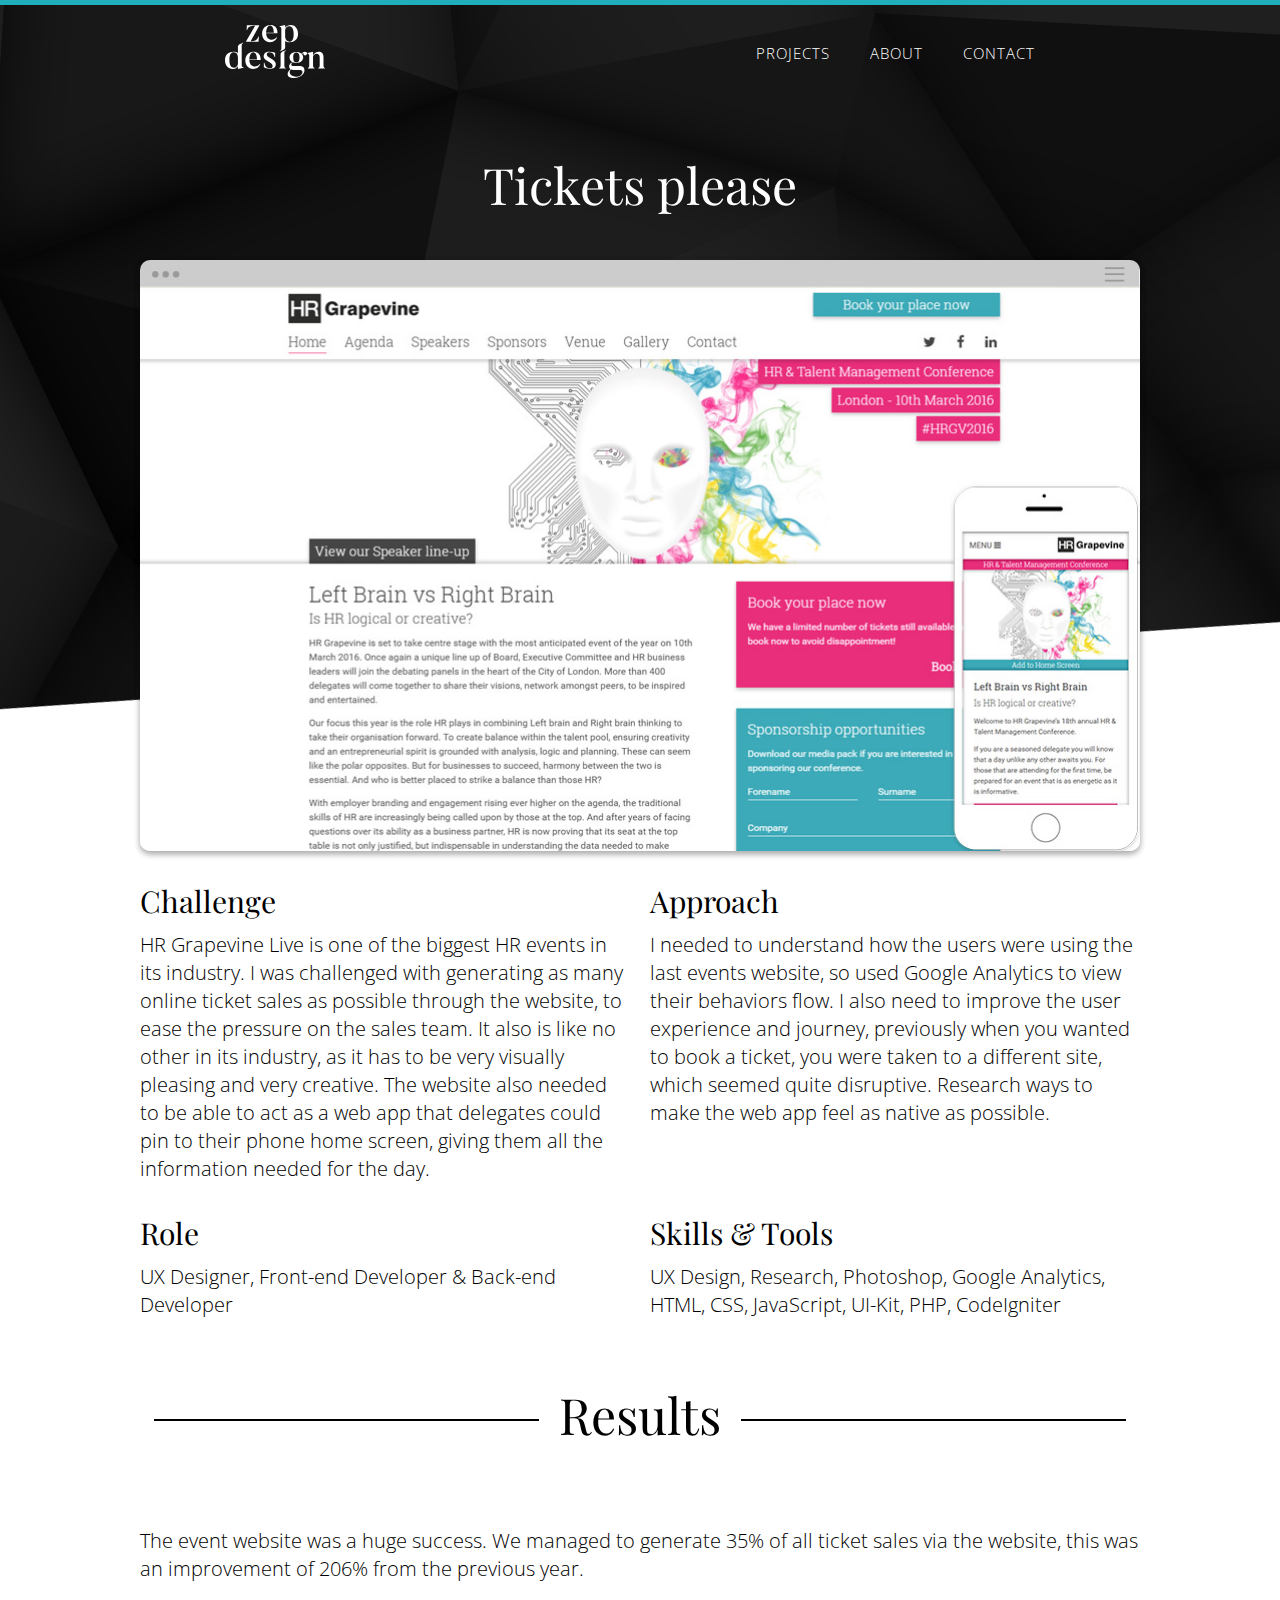
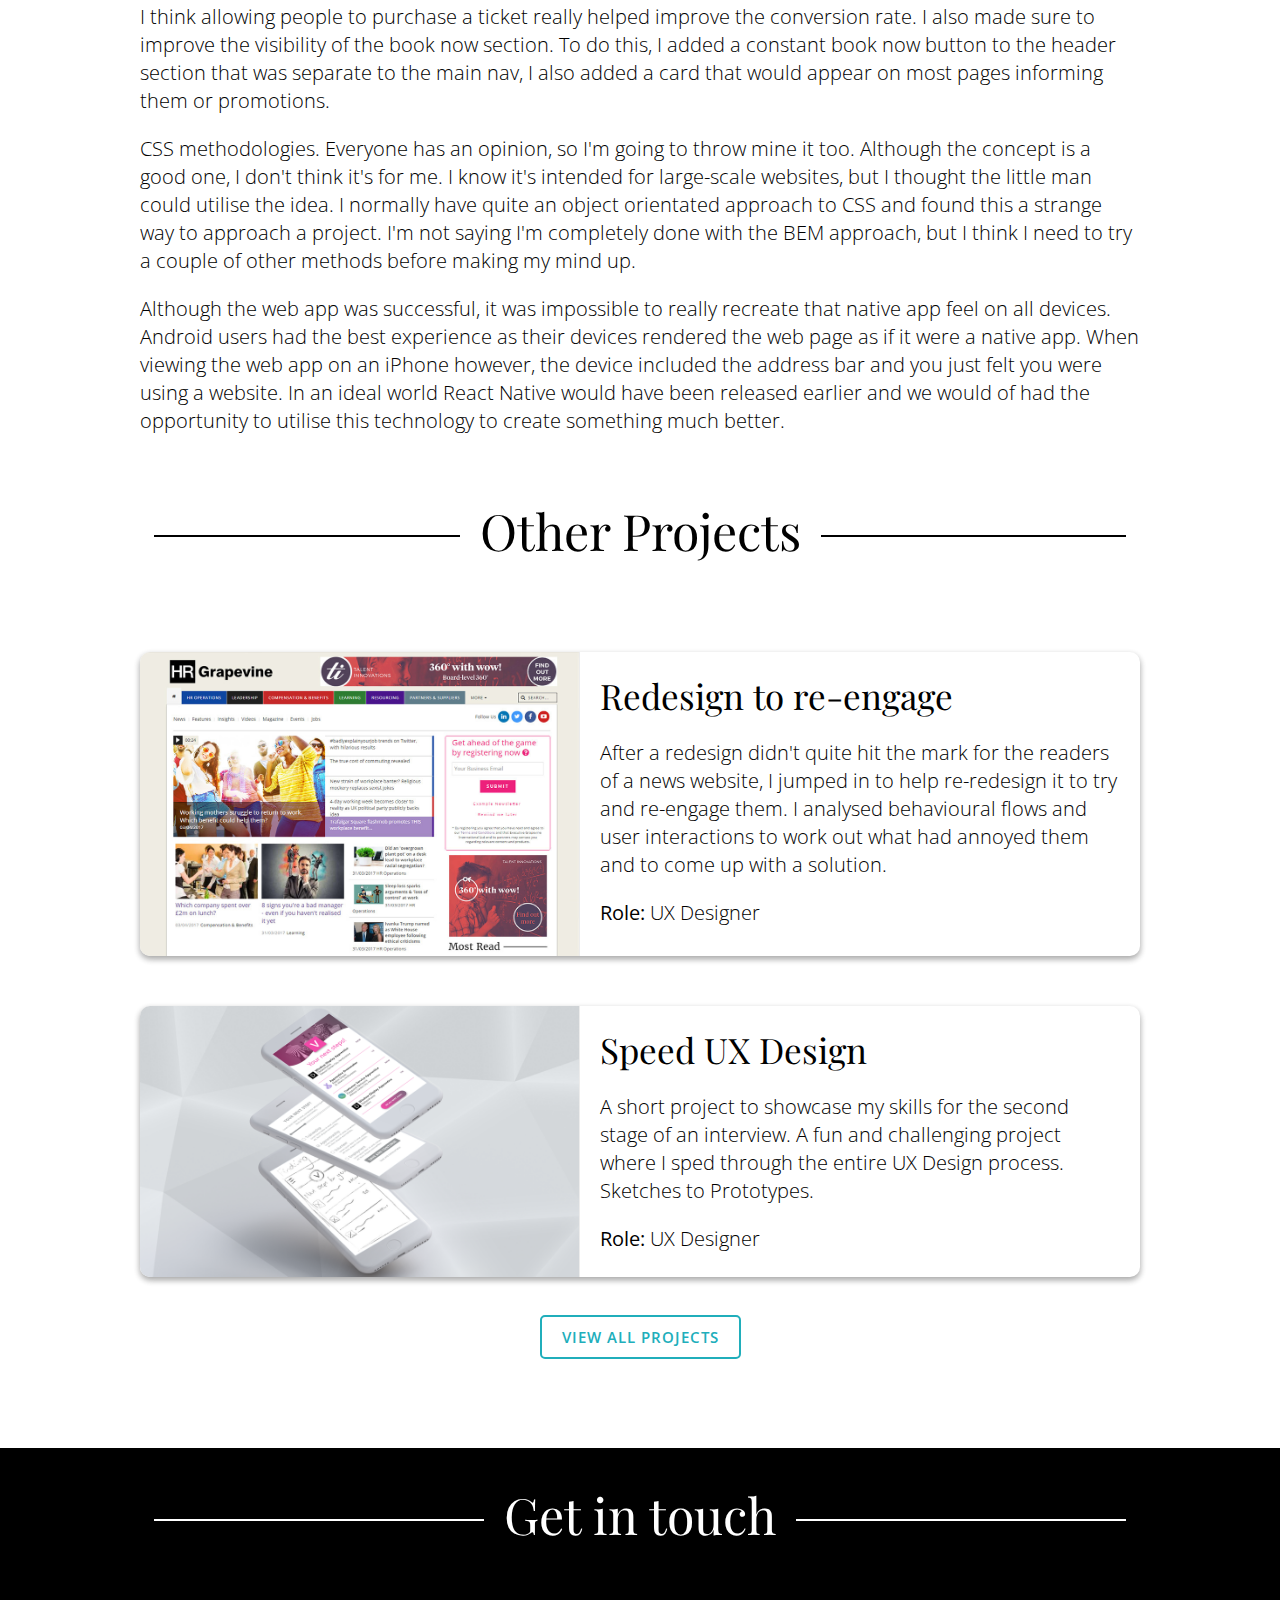
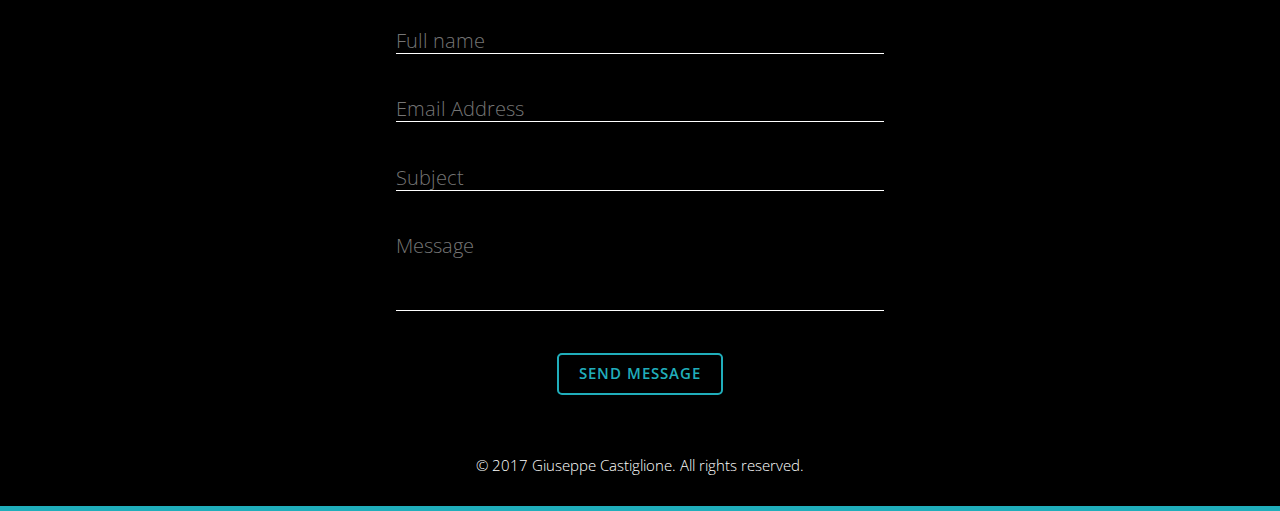
<file: projects/hrgv2016.html>
<!DOCTYPE html>
<html>
<head>
	<title>Zep.Design - Portfolio of Giuseppe Castiglione | UX Designer &amp; Front-end Developer</title>
	<!--Meta-->
    <meta charset="utf-8">
    <meta name="robots" content="index, follow" />
    <meta name="viewport" content="initial-scale=1" />
    <meta name="keywords" content="Zep Design, Giuseppe Castiglione, UX, Designer, Developer, London, Hertfordshire, Freelance, Back-end, Front-end, HTML, CSS, PHP" >
    <meta name="Description" content="Zep Design is the portfolio of Giuseppe Castiglione. A London & Hertfordshire based UX Designer and Developer.">
    <!--Facebook Meta-->
    <meta property="og:url" content="http://zep.design" />
    <meta property="og:type" content="website" />
    <meta property="og:title" content="Zep Design - UX Designer & Front-end Developer" />
    <meta property="og:description" content="Creative adventurer, helping people along the digital road in their journey. Offering creative advice, industry insight and commercial perspective." />
    <meta property="og:image" content="http://zep.design/img/zepdesign-logo.jpg" />
    <!-- Assets -->
    <!--[if lt IE 9]>
    <script src="http://html5shiv.googlecode.com/svn/trunk/html5.js"></script>
    <![endif]-->
	<link rel="stylesheet" type="text/css" href="/css/normalize.css">
	<link rel="stylesheet" type="text/css" href="/css/styles.css">
	<link href="https://fonts.googleapis.com/css?family=Open+Sans:300,400,600|Playfair+Display:400,700" rel="stylesheet">
</head>
<body class="body--bg" id="project--single">

<header class="header--project">
	<nav>
			<div class="nav--desktop hide--mobile">
				<div class="header__logo">
					<a href="/" title="Return to homepage of Zep.Design" class="zd-logo__link">
						<svg id="zd-logo" data-name="Layer 1" xmlns="http://www.w3.org/2000/svg" viewBox="0 0 905.5 480.46"><g id="Layer_1-2" data-name="Layer 1"><path class="cls-1" d="M234,149.5c48.6,0,64.8-23.3,69.4-44.4h4.9l-2.9,49.3H190.2l84-144.9c-43.4,0-65.5,12-71.7,37.9h-4.9l1.6-42.8H313.3Z" transform="translate(-1.5 -1.7)"/><path class="cls-1" d="M472,115.5c-4.2,15.9-23,41.8-63.9,41.8-41.2,0-70.4-36.3-70.4-76.8,0-46.7,30.8-78.8,73.3-78.8s66.1,24,66.1,74.9H374c1.9,37.6,19.8,54.8,43.1,58.4,18.8,2.9,43.1-6.2,50.3-21.7ZM443.4,71.7c0-44.1-17.2-65.2-33.7-65.2C390.9,6.5,374,35.7,374,71.7Z" transform="translate(-1.5 -1.7)"/><path class="cls-1" d="M585.4,157.3c-15.6,0-29.2-4.2-39.2-11v61.3c0,17.8-47.3,32.7-47.3,32.7v-4.9c12.3-3.6,13-11.4,13-27.9V35.4c0-11.4-2.9-14.3-16.2-17.8V12.7l50.6-11V27.3C556.3,9.1,579,1.7,594.9,1.7c39.9,0,68.4,31.1,68.4,79.1C663.2,132,629.8,157.3,585.4,157.3ZM581.2,12.7c-20.4,0-33.1,15.6-35,36.3v60c2.3,31.1,20.1,43.4,38.6,43.4,22.7,0,38.6-17.2,38.6-67.8C623.4,32.8,608.4,12.7,581.2,12.7Z" transform="translate(-1.5 -1.7)"/><path class="cls-1" d="M319.8,357.3c-4.2,15.9-23,41.8-63.9,41.8-41.2,0-70.4-36.3-70.4-76.8,0-46.7,30.8-78.8,73.3-78.8s66.1,24,66.1,74.9h-103c1.9,37.6,19.8,54.8,43.1,58.4,18.8,2.9,43.1-6.2,50.3-21.7Zm-28.5-43.8c0-44.1-17.2-65.2-33.7-65.2-18.8,0-35.7,29.2-35.7,65.2Z" transform="translate(-1.5 -1.7)"/><path class="cls-1" d="M411.2,399.1c-39.2,0-57.7-13.9-57.7-13.9V342.7h4.9c3.6,17.2,12.6,51.6,52.8,51.6,28.5,0,28.5-31.8,3.9-48l-32.7-19.8c-31.4-20.1-39.2-42.8-23.7-65.5,0,0,11-17.5,43.8-17.5,37.3,0,53.2,10.1,53.2,10.1v37.9h-4.9c-3.2-15.2-13-43.1-48.3-43.1-25.9,0-31.8,27.6-3.6,45.4l32.7,20.4c29.2,18.2,38.6,45.4,22.7,68.1C454.4,382.2,442.7,399.1,411.2,399.1Z" transform="translate(-1.5 -1.7)"/><path class="cls-1" d="M715,270.4c-2.9-3.6-4.2-7.8-3.2-12,.3-2.6-8.8-1-14.3,6.5,7.8,8.1,12,19.5,12,31.1,0,26.3-23,49.3-61.9,49.3-12.7,0-22.4-1.6-30.5-5.2-11.7,3.2-29.8,33.4,6.5,33.4h42.1c22.4,0,60.6.6,54.8,46.4,0,0-1.3,26.3-35.3,45.4-44.7,25-99.9,21.1-112.8-4.5-11.7-22.7,5.5-47.7,25.6-58-9.1-4.2-15.6-13-15.6-25.9,0,0-1-28.5,29.8-38.9-16.5-7.1-25.9-24.6-25.9-41.8,0-26.3,23-49,61.3-49,20.4,0,36,5.5,46.4,14.6,8.8-13,22.4-17.5,29.8-18.5a18.69,18.69,0,0,1,16.5,5.5,16.76,16.76,0,0,1-1.9,23.3A16.59,16.59,0,0,1,715,270.4ZM682.6,461c23.3-14.3,20.8-34.4,20.8-34.4s-1.9-16.9-27.6-16.9H631.1c-3.6,0-15.9.6-27.9-4.2-30.5,18.5-6.5,45.7-6.8,45.4C612.9,470.7,653.1,478.8,682.6,461Zm-35-209.1c-16.2,0-28.2,7.8-28.2,44.1s13.9,44.4,28.2,44.4c14.9,0,28.9-8.1,28.9-44.4S661.5,251.9,647.6,251.9Z" transform="translate(-1.5 -1.7)"/><path class="cls-1" d="M906.9,396.2H846.3v-4.9c12.3-3.6,13-13.3,13-29.8V295c0-18.8-11-31.8-29.8-31.8-14.6,0-29.2,14.9-30.5,27.2v71.3c0,17.8,1.9,26.3,13.3,29.5v4.9H752v-4.9c12.3-3.6,12.6-13,12.6-29.5V280c0-11.4-2.9-15.2-16.2-20.8v-4.9l50.6-11v34.4c7.1-19.5,31.4-34.4,51.9-34.4,25.6,0,42.8,11.4,42.8,50.6v67.4c0,17.8,1.6,26.9,13.3,29.8l-.1,5.1Z" transform="translate(-1.5 -1.7)"/><path class="cls-1" d="M79.4,244.6c15.6,0,29.2,4.2,39.2,11V194.3c0-17.8,47.3-32.8,47.3-32.8v4.9c-12.3,3.6-13,11.4-13,27.9V366.5c0,11.4,2.9,14.3,16.2,17.8v4.9l-50.6,11V374.6c-10,18.2-32.7,25.6-48.6,25.6-39.9,0-68.4-31.1-68.4-79.1C1.6,269.9,35,244.6,79.4,244.6Zm4.3,144.6c20.4,0,33.1-15.6,35-36.3v-60c-2.3-31.1-20.1-43.4-38.6-43.4-22.7,0-38.6,17.2-38.6,67.8C41.5,369.1,56.4,389.2,83.7,389.2Z" transform="translate(-1.5 -1.7)"/><path class="cls-1" d="M539.3,361.5V308.6l-.1-44.7c0-16.5.6-24.3,12.9-27.9v-4.9s-47.2,14.9-47.2,32.8l.4,62v35.6c0,16.5-1,25.9-13,29.8V396h60v-4.7C540.3,388.1,539.3,379.3,539.3,361.5Z" transform="translate(-1.5 -1.7)"/></g></svg>
					</a>
				</div>

					<ul class="nav__container">
						<li class="nav__item"><a href="/projects" title="View all projects" class="nav__link">Projects</a></li><li class="nav__item"><a href="../about" title="Find out more about Giuseppe" class="nav__link">About</a></li><li class="nav__item"><a href="../contact" title="Get in touch with Giuseppe" class="nav__link">Contact</a></li>
					</ul>
				</div>

				<div class="nav--mobile show--mobile">
					<ul class="nav__container">
						<li class="nav__item"><a href="../" title="Return to the homepage" class="nav__link">Home</a></li><li class="nav__item"><a href="/projects" title="View all projects" class="nav__link">Projects</a></li><li class="nav__item"><a href="/about" title="Find out more about Giuseppe" class="nav__link">About</a></li><li class="nav__item"><a href="/contact" title="Get in touch with Giuseppe" class="nav__link">Contact</a></li>
					</ul>

				<div class="mobile__nav">
					<div class="mobile__nav__button">Menu</div>
				</div>

			</div>
		</nav>
</header>

<main class="main--project">
	

	<div class="container container--single">
		<h2 class="project__title">Tickets please</h2>

		<div class="card card--center card--single">
			<a href="http://hrgrapevine.com" title="Visit HRGV2016 event website">
				<img src="../img/projects/hrgv2016.jpg" alt="Screenshot of the HRGV2016 website" class="img--block">
			</a>
		</div>

		<div class="project__info__container">
			<div class="project__info">
				<h3 class="project__info__title">Challenge</h3>
				<p class="project__info__content">HR Grapevine Live is one of the biggest HR events in its industry. I was challenged with generating as many online ticket sales as possible through the website, to ease the pressure on the sales team. It also is like no other in its industry, as it has to be very visually pleasing and very creative. The website also needed to be able to act as a web app that delegates could pin to their phone home screen, giving them all the information needed for the day.</p>
			</div>
			
			<div class="project__info">
				<h3 class="project__info__title">Approach</h3>
				<p class="project__info__content">I needed to understand how the users were using the last events website, so used Google Analytics to view their behaviors flow. I also need to improve the user experience and journey, previously when you wanted to book a ticket, you were taken to a different site, which seemed quite disruptive. Research ways to make the web app feel as native as possible.</p>
			</div>

			<div class="project__info">
				<h3 class="project__info__title">Role</h3>
				<p class="project__info__content">UX Designer, Front-end Developer &amp; Back-end Developer</p>
			</div>

			<div class="project__info">
				<h3 class="project__info__title">Skills &amp; Tools</h3>
				<p class="project__info__content">UX Design, Research, Photoshop, Google Analytics, HTML, CSS, JavaScript, UI-Kit, PHP, CodeIgniter</p>
			</div>

		</div>



		<h2 class="container__title container__title--process container__title--black"><span class="container__title--bg">Results</span></h2>

		<p class="project__info__content">The event website was a huge success. We managed to generate 35% of all ticket sales via the website, this was an improvement of 206% from the previous year.</p> 

		<p class="project__info__content">I think allowing people to purchase a ticket really helped improve the conversion rate. I also made sure to improve the visibility of the book now section. To do this, I added a constant book now button to the header section that was separate to the main nav, I also added a card that would appear on most pages informing them or promotions.</p>

		<p class="project__info__content">CSS methodologies. Everyone has an opinion, so I'm going to throw mine it too. Although the concept is a good one, I don't think it's for me. I know it's intended for large-scale websites, but I thought the little man could utilise the idea. I normally have quite an object orientated approach to CSS and found this a strange way to approach a project.  I'm not saying I'm completely done with the BEM approach, but I think I need to try a couple of other methods before making my mind up.</p>

		<p class="project__info__content">Although the web app was successful, it was impossible to really recreate that native app feel on all devices. Android users had the best experience as their devices rendered the web page as if it were a native app. When viewing the web app on an iPhone however, the device included the address bar and you just felt you were using a website. In an ideal world React Native would have been released earlier and we would of had the opportunity to utilise this technology to create something much better.</p>

	</div>

	<div class="container container--project">

		<h2 class="container__title container__title--black"><span class="container__title--bg">Other Projects</span></h2>

		<a href="/projects/hr-grapevine-news.html" title="" class="project__link">
			<div class="card card--center card--project">
				<div class="card__left card__thumbnail">
					<img src="../img/projects/thumbs/hrgrapevine-news.jpg" class="img--block" />
				</div>
			
				<div class="card__right">
					<h3 class="card__heading">Redesign to re-engage</h3>
					<p class="card__content">After a redesign didn't quite hit the mark for the readers of a news website, I jumped in to help re-redesign it to try and re-engage them. I analysed behavioural flows and user interactions to work out what had annoyed them and to come up with a solution.</p>

					<p class="card__content"><strong>Role:</strong> UX Designer</p>
				</div>
			</div>
		</a>

		<a href="/projects/yourfeed.html" title="" class="project__link">
			<div class="card card--center card--project">
				<div class="card__left card__thumbnail">
					<img src="../img/projects/thumbs/yourfeed.png" class="img--block" />
				</div>
			
				<div class="card__right">
					<h3 class="card__heading">Speed UX Design</h3>
					<p class="card__content">A short project to showcase my skills for the second stage of an interview. A fun and challenging project where I sped through the entire UX Design process. Sketches to Prototypes.</p>

					<p class="card__content"><strong>Role:</strong> UX Designer</p>
				</div>
			</div>
		</a>

		<div class="container__button">
			<a href="" title="" class="btn btn--more">View all projects</a>
		</div>

	</div>
</main>

<footer>
	<a name="message-sent">
	<h2 class="container__title container__title--white"><span class="container__title--bg">Get in touch</span></h2>

	<div class="msg-status">
		<img src="/img/assets/tick.svg" alt="" class="msg-status__icon"><h2 class="msg-status__text">Your message has been sent. Thank you.</h2>
	</div>

	<div class="contact-form form--bg-black">
		<form method="post" action="https://formspree.io/info@zep.design">  
	    	<input class="contact-form__input" type="text" id="name" name="name" value="" placeholder="Full name" required="required"/> 
	    	<label class="contact-form__label" for="name">Full name:</label>

		    <input class="contact-form__input" type="email" id="email" name="email" value="" placeholder="Email Address" required="required" />
	    	<label class="contact-form__label" for="email">Email:</label>

		    <input class="contact-form__input" type="text" id="subject" name="subject" value="" placeholder="Subject" required="required" /> 
	    	<label class="contact-form__label" for="subject">Subject:</label>

	    	<textarea id="message" name="message"required="required" data-minlength="20" placeholder="Message" class=contact-form__textarea></textarea>
	    	<label class="contact-form__label contact-form__label__message" for="message">Message:</label>

	    	<input type="hidden" name="_next" value="http://zep.design/#message-sent" />

			<input type="submit" value="Send Message" class="contact-form__button" />  
		</form>     
	</div>

	<div class="footer__meta">
		&copy; 2017 Giuseppe Castiglione. All rights reserved.
	</div>

	<script src="https://ajax.googleapis.com/ajax/libs/jquery/3.2.1/jquery.min.js"></script>
	<script src="../js/rslides.min.js"></script>
	<script src="../js/main.js"></script>
</footer>
</body>
</html>
</file>
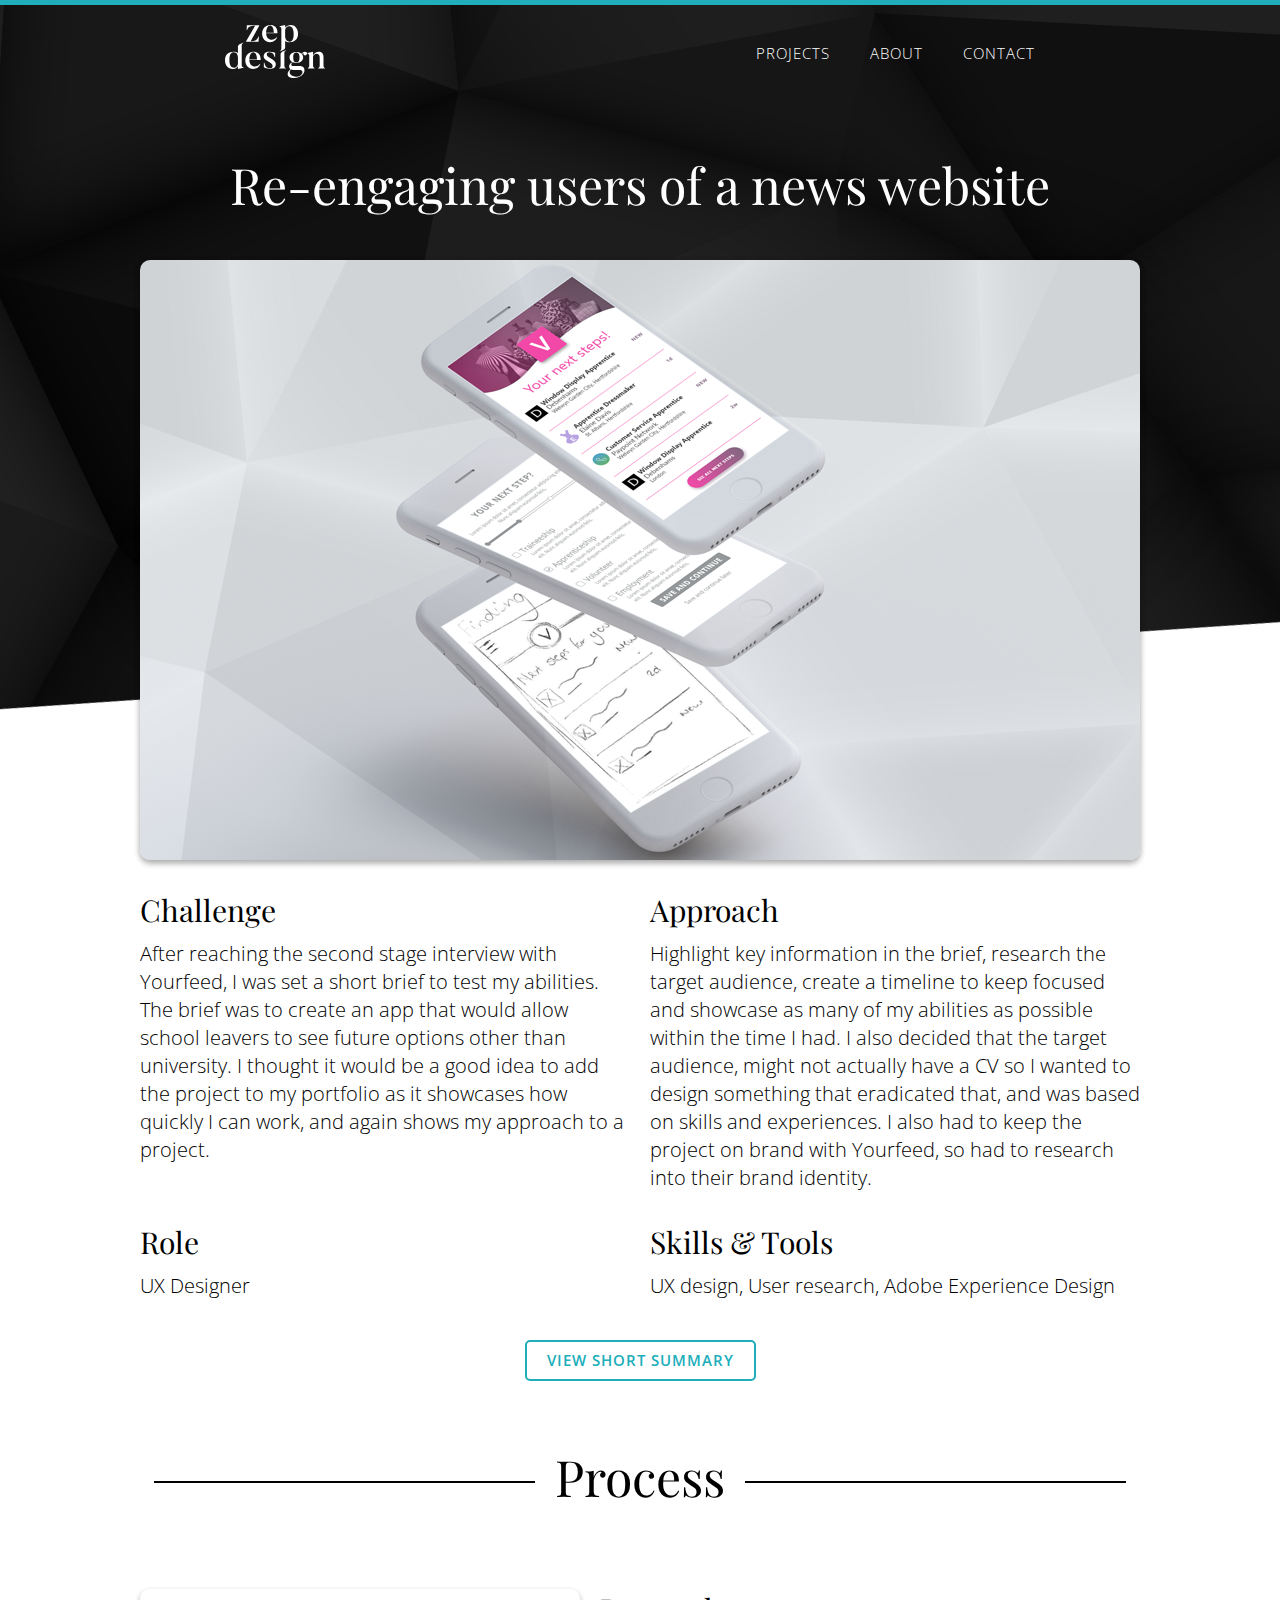
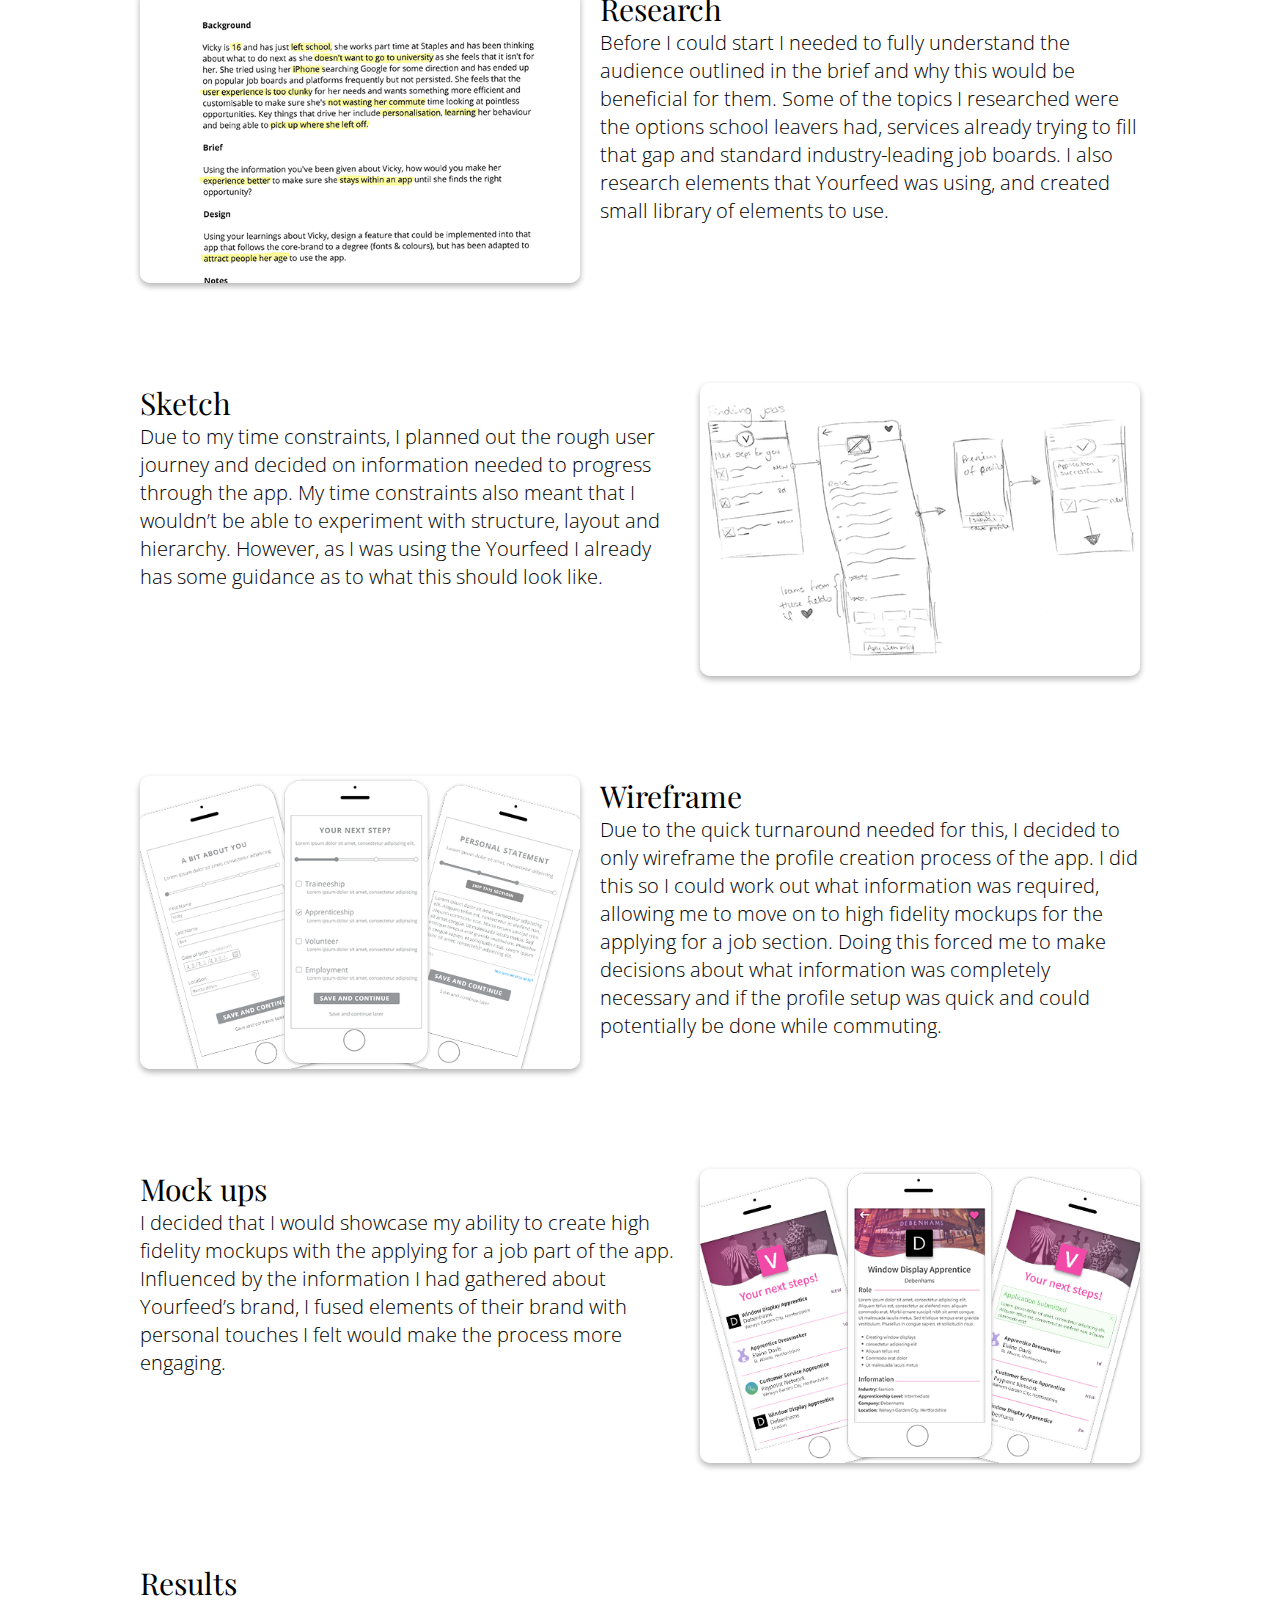
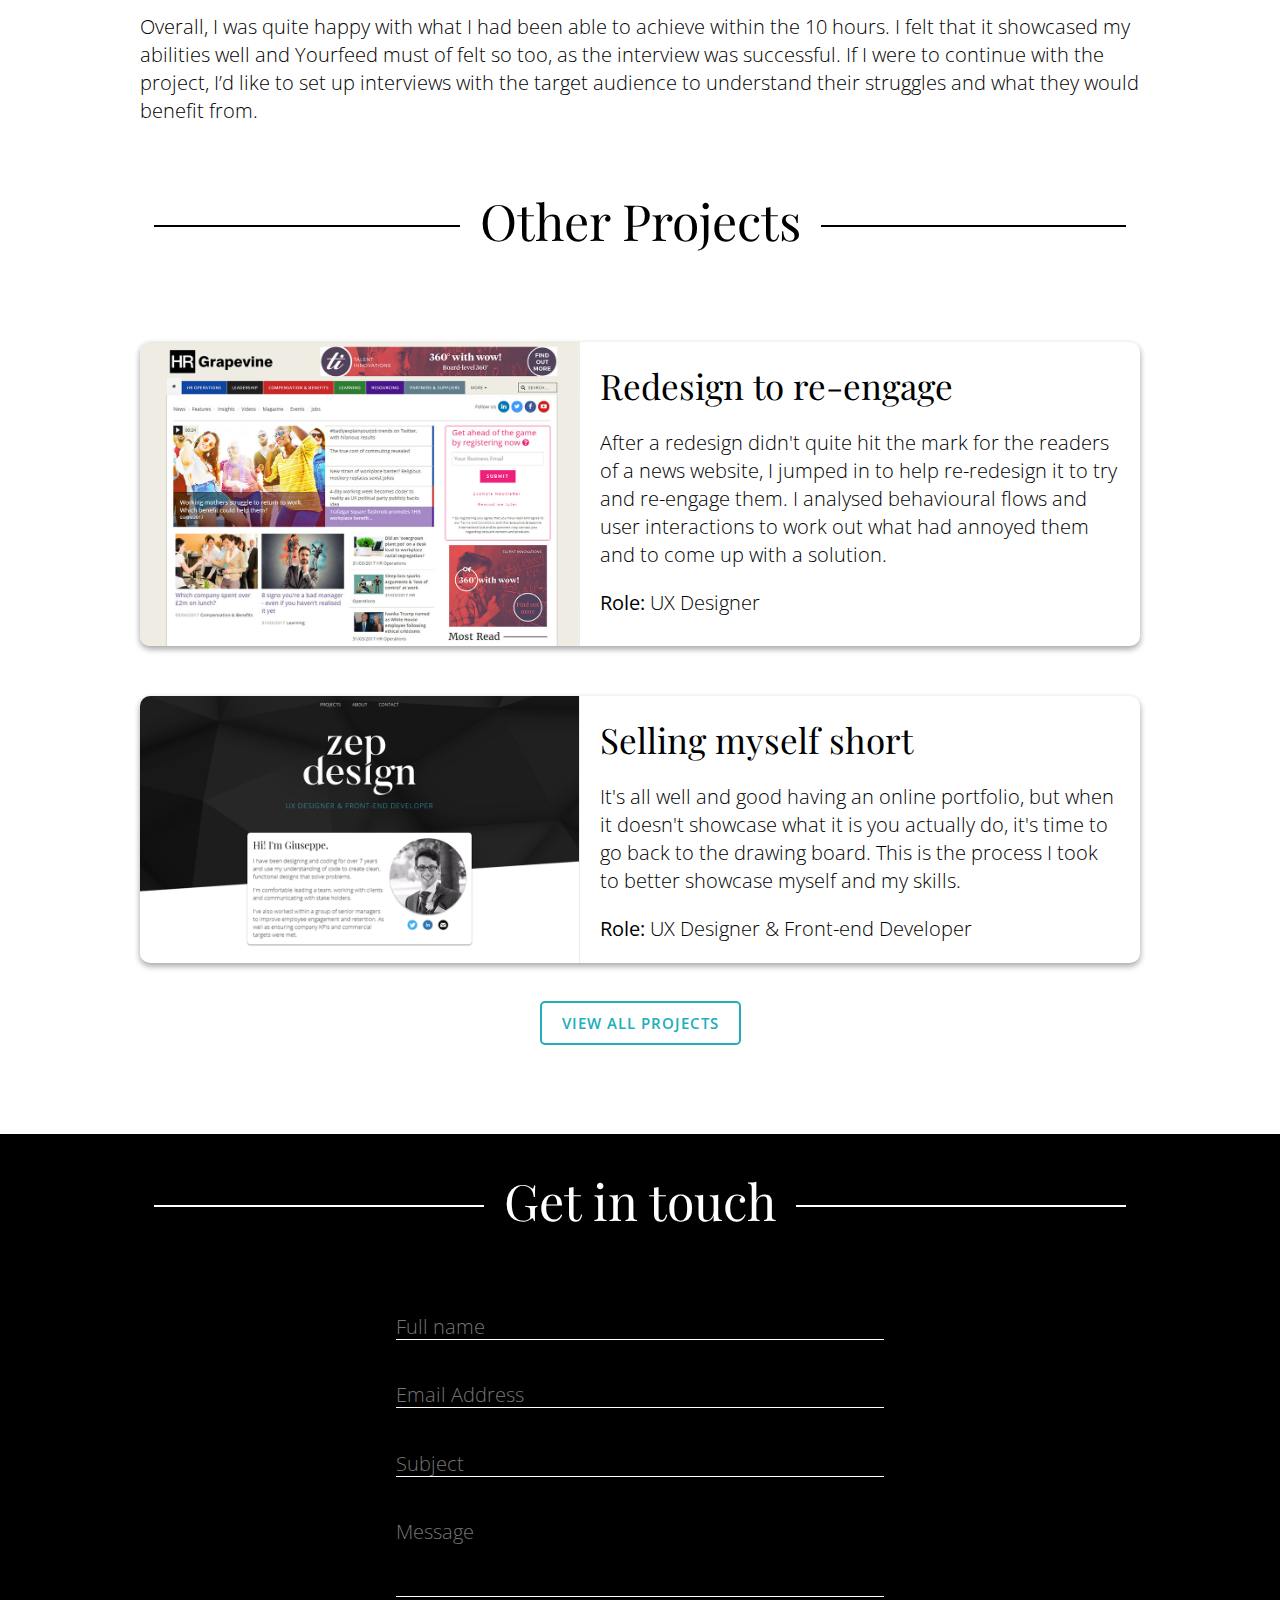
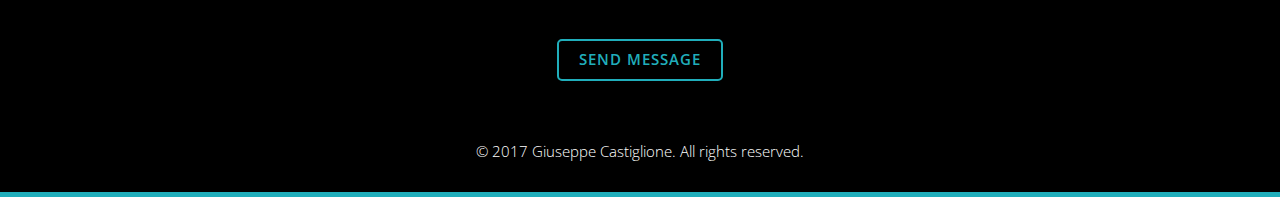
<file: projects/yourfeed.html>
<!DOCTYPE html>
<html>
<head>
	<title>Zep.Design - Portfolio of Giuseppe Castiglione | UX Designer &amp; Front-end Developer</title>
	<!--Meta-->
    <meta charset="utf-8">
    <meta name="robots" content="index, follow" />
    <meta name="viewport" content="initial-scale=1" />
    <meta name="keywords" content="Zep Design, Giuseppe Castiglione, UX, Designer, Developer, London, Hertfordshire, Freelance, Back-end, Front-end, HTML, CSS, PHP" >
    <meta name="Description" content="Zep Design is the portfolio of Giuseppe Castiglione. A London & Hertfordshire based UX Designer and Developer.">
    <!--Facebook Meta-->
    <meta property="og:url" content="http://zep.design" />
    <meta property="og:type" content="website" />
    <meta property="og:title" content="Zep Design - UX Designer & Front-end Developer" />
    <meta property="og:description" content="Creative adventurer, helping people along the digital road in their journey. Offering creative advice, industry insight and commercial perspective." />
    <meta property="og:image" content="http://zep.design/img/zepdesign-logo.jpg" />
    <!-- Assets -->
    <!--[if lt IE 9]>
    <script src="http://html5shiv.googlecode.com/svn/trunk/html5.js"></script>
    <![endif]-->
	<link rel="stylesheet" type="text/css" href="/css/normalize.css">
	<link rel="stylesheet" type="text/css" href="/css/styles.css">
	<link href="https://fonts.googleapis.com/css?family=Open+Sans:300,400,600|Playfair+Display:400,700" rel="stylesheet">
</head>
<body class="body--bg" id="project--single">

<header class="header--project">
	<nav>
			<div class="nav--desktop hide--mobile">
				<div class="header__logo">
					<a href="/" title="Return to homepage of Zep.Design" class="zd-logo__link">
						<svg id="zd-logo" data-name="Layer 1" xmlns="http://www.w3.org/2000/svg" viewBox="0 0 905.5 480.46"><g id="Layer_1-2" data-name="Layer 1"><path class="cls-1" d="M234,149.5c48.6,0,64.8-23.3,69.4-44.4h4.9l-2.9,49.3H190.2l84-144.9c-43.4,0-65.5,12-71.7,37.9h-4.9l1.6-42.8H313.3Z" transform="translate(-1.5 -1.7)"/><path class="cls-1" d="M472,115.5c-4.2,15.9-23,41.8-63.9,41.8-41.2,0-70.4-36.3-70.4-76.8,0-46.7,30.8-78.8,73.3-78.8s66.1,24,66.1,74.9H374c1.9,37.6,19.8,54.8,43.1,58.4,18.8,2.9,43.1-6.2,50.3-21.7ZM443.4,71.7c0-44.1-17.2-65.2-33.7-65.2C390.9,6.5,374,35.7,374,71.7Z" transform="translate(-1.5 -1.7)"/><path class="cls-1" d="M585.4,157.3c-15.6,0-29.2-4.2-39.2-11v61.3c0,17.8-47.3,32.7-47.3,32.7v-4.9c12.3-3.6,13-11.4,13-27.9V35.4c0-11.4-2.9-14.3-16.2-17.8V12.7l50.6-11V27.3C556.3,9.1,579,1.7,594.9,1.7c39.9,0,68.4,31.1,68.4,79.1C663.2,132,629.8,157.3,585.4,157.3ZM581.2,12.7c-20.4,0-33.1,15.6-35,36.3v60c2.3,31.1,20.1,43.4,38.6,43.4,22.7,0,38.6-17.2,38.6-67.8C623.4,32.8,608.4,12.7,581.2,12.7Z" transform="translate(-1.5 -1.7)"/><path class="cls-1" d="M319.8,357.3c-4.2,15.9-23,41.8-63.9,41.8-41.2,0-70.4-36.3-70.4-76.8,0-46.7,30.8-78.8,73.3-78.8s66.1,24,66.1,74.9h-103c1.9,37.6,19.8,54.8,43.1,58.4,18.8,2.9,43.1-6.2,50.3-21.7Zm-28.5-43.8c0-44.1-17.2-65.2-33.7-65.2-18.8,0-35.7,29.2-35.7,65.2Z" transform="translate(-1.5 -1.7)"/><path class="cls-1" d="M411.2,399.1c-39.2,0-57.7-13.9-57.7-13.9V342.7h4.9c3.6,17.2,12.6,51.6,52.8,51.6,28.5,0,28.5-31.8,3.9-48l-32.7-19.8c-31.4-20.1-39.2-42.8-23.7-65.5,0,0,11-17.5,43.8-17.5,37.3,0,53.2,10.1,53.2,10.1v37.9h-4.9c-3.2-15.2-13-43.1-48.3-43.1-25.9,0-31.8,27.6-3.6,45.4l32.7,20.4c29.2,18.2,38.6,45.4,22.7,68.1C454.4,382.2,442.7,399.1,411.2,399.1Z" transform="translate(-1.5 -1.7)"/><path class="cls-1" d="M715,270.4c-2.9-3.6-4.2-7.8-3.2-12,.3-2.6-8.8-1-14.3,6.5,7.8,8.1,12,19.5,12,31.1,0,26.3-23,49.3-61.9,49.3-12.7,0-22.4-1.6-30.5-5.2-11.7,3.2-29.8,33.4,6.5,33.4h42.1c22.4,0,60.6.6,54.8,46.4,0,0-1.3,26.3-35.3,45.4-44.7,25-99.9,21.1-112.8-4.5-11.7-22.7,5.5-47.7,25.6-58-9.1-4.2-15.6-13-15.6-25.9,0,0-1-28.5,29.8-38.9-16.5-7.1-25.9-24.6-25.9-41.8,0-26.3,23-49,61.3-49,20.4,0,36,5.5,46.4,14.6,8.8-13,22.4-17.5,29.8-18.5a18.69,18.69,0,0,1,16.5,5.5,16.76,16.76,0,0,1-1.9,23.3A16.59,16.59,0,0,1,715,270.4ZM682.6,461c23.3-14.3,20.8-34.4,20.8-34.4s-1.9-16.9-27.6-16.9H631.1c-3.6,0-15.9.6-27.9-4.2-30.5,18.5-6.5,45.7-6.8,45.4C612.9,470.7,653.1,478.8,682.6,461Zm-35-209.1c-16.2,0-28.2,7.8-28.2,44.1s13.9,44.4,28.2,44.4c14.9,0,28.9-8.1,28.9-44.4S661.5,251.9,647.6,251.9Z" transform="translate(-1.5 -1.7)"/><path class="cls-1" d="M906.9,396.2H846.3v-4.9c12.3-3.6,13-13.3,13-29.8V295c0-18.8-11-31.8-29.8-31.8-14.6,0-29.2,14.9-30.5,27.2v71.3c0,17.8,1.9,26.3,13.3,29.5v4.9H752v-4.9c12.3-3.6,12.6-13,12.6-29.5V280c0-11.4-2.9-15.2-16.2-20.8v-4.9l50.6-11v34.4c7.1-19.5,31.4-34.4,51.9-34.4,25.6,0,42.8,11.4,42.8,50.6v67.4c0,17.8,1.6,26.9,13.3,29.8l-.1,5.1Z" transform="translate(-1.5 -1.7)"/><path class="cls-1" d="M79.4,244.6c15.6,0,29.2,4.2,39.2,11V194.3c0-17.8,47.3-32.8,47.3-32.8v4.9c-12.3,3.6-13,11.4-13,27.9V366.5c0,11.4,2.9,14.3,16.2,17.8v4.9l-50.6,11V374.6c-10,18.2-32.7,25.6-48.6,25.6-39.9,0-68.4-31.1-68.4-79.1C1.6,269.9,35,244.6,79.4,244.6Zm4.3,144.6c20.4,0,33.1-15.6,35-36.3v-60c-2.3-31.1-20.1-43.4-38.6-43.4-22.7,0-38.6,17.2-38.6,67.8C41.5,369.1,56.4,389.2,83.7,389.2Z" transform="translate(-1.5 -1.7)"/><path class="cls-1" d="M539.3,361.5V308.6l-.1-44.7c0-16.5.6-24.3,12.9-27.9v-4.9s-47.2,14.9-47.2,32.8l.4,62v35.6c0,16.5-1,25.9-13,29.8V396h60v-4.7C540.3,388.1,539.3,379.3,539.3,361.5Z" transform="translate(-1.5 -1.7)"/></g></svg>
					</a>
				</div>

					<ul class="nav__container">
						<li class="nav__item"><a href="/projects" title="View all projects" class="nav__link">Projects</a></li><li class="nav__item"><a href="../about" title="Find out more about Giuseppe" class="nav__link">About</a></li><li class="nav__item"><a href="../contact" title="Get in touch with Giuseppe" class="nav__link">Contact</a></li>
					</ul>
				</div>

				<div class="nav--mobile show--mobile">
					<ul class="nav__container">
						<li class="nav__item"><a href="../" title="Return to the homepage" class="nav__link">Home</a></li><li class="nav__item"><a href="/projects" title="View all projects" class="nav__link">Projects</a></li><li class="nav__item"><a href="/about" title="Find out more about Giuseppe" class="nav__link">About</a></li><li class="nav__item"><a href="/contact" title="Get in touch with Giuseppe" class="nav__link">Contact</a></li>
					</ul>

				<div class="mobile__nav">
					<div class="mobile__nav__button">Menu</div>
				</div>

			</div>
		</nav>
</header>

<main class="main--project">
	

	<div class="container container--single">
		<h2 class="project__title">Re-engaging users of a news website</h2>

		<div class="card card--center card--single">
			<img src="../img/projects/yourfeed.png" alt="" class="img--block">
		</div>

		<div class="project__info__container">
			<div class="project__info">
				<h3 class="project__info__title">Challenge</h3>
				<p class="project__info__content">After reaching the second stage interview with Yourfeed, I was set a short brief to test my abilities. The brief was to create an app that would allow school leavers to see future options other than university. I thought it would be a good idea to add the project to my portfolio as it showcases how quickly I can work, and again shows my approach to a project.</p>
			</div>
			
			<div class="project__info">
				<h3 class="project__info__title">Approach</h3>
				<p class="project__info__content">Highlight key information in the brief, research the target audience, create a timeline to keep focused and showcase as many of my abilities as possible within the time I had. I also decided that the target audience, might not actually have a CV so I wanted to design something that eradicated that, and was based on skills and experiences. I also had to keep the project on brand with Yourfeed, so had to research into their brand identity.</p>
			</div>

			<div class="project__info">
				<h3 class="project__info__title">Role</h3>
				<p class="project__info__content">UX Designer</p>
			</div>

			<div class="project__info">
				<h3 class="project__info__title">Skills &amp; Tools</h3>
				<p class="project__info__content">UX design, User research, Adobe Experience Design</p>
			</div>

			<div class="container__button container__button--project">
				<button id="short-project" title="" class="btn btn--more">View short summary</button>
			</div>
		</div>



		<h2 class="container__title container__title--process container__title--black"><span class="container__title--bg">Process</span></h2>

		<div class="project__process__container">
			<div class="project__process">
				<div class="project__process__img rslides">
						<li><img src="../img/projects/yf-r1.png" alt="" class="slideshow__slide img--block"></li>
						<li><img src="../img/projects/yf-r2.png" alt="" class="slideshow__slide img--block"></li>
						<li><img src="../img/projects/yf-r3.png" alt="" class="slideshow__slide img--block"></li>
				</div>

				<div class="project__process__content project__process__content--right">
					<h3 class="project__info__title">Research</h3>
					<p class="project__info__content">Before I could start I needed to fully understand the audience outlined in the brief and why this would be beneficial for them. Some of the topics I researched were the options school leavers had, services already trying to fill that gap and standard industry-leading job boards. I also research elements that Yourfeed was using, and created small library of elements to use.</p>
				</div>
				
			</div>
		</div>

		<div class="project__process__container">
			<div class="project__process flex--reverse">
				<div class="project__process__content project__process__content--left">
					<h3 class="project__info__title">Sketch</h3>
					<p class="project__info__content">Due to my time constraints, I planned out the rough user journey and decided on information needed to progress through the app. My time constraints also meant that I wouldn’t be able to experiment with structure, layout and hierarchy. However, as I was using the Yourfeed I already has some guidance as to what this should look like.</p>

				</div>

				<div class="project__process__img rslides">
						<li><img src="../img/projects/yf-s1.png" alt="" class="slideshow__slide img--block"></li>
						<li><img src="../img/projects/yf-s2.png" alt="" class="slideshow__slide img--block"></li>
				</div>
				
			</div>
		</div>

		<div class="project__process__container">
			<div class="project__process">
				<div class="project__process__img rslides">
						<li><img src="../img/projects/yf-w1.png" alt="" class="slideshow__slide img--block"></li>
						<li><img src="../img/projects/yf-w2.png" alt="" class="slideshow__slide img--block"></li>
				</div>

				<div class="project__process__content project__process__content--right">
					<h3 class="project__info__title">Wireframe</h3>
					<p class="project__info__content">Due to the quick turnaround needed for this, I decided to only wireframe the profile creation process of the app. I did this so I could work out what information was required, allowing me to move on to high fidelity mockups for the applying for a job section. Doing this forced me to make decisions about what information was completely necessary and if the profile setup was quick and could potentially be done while commuting.</p>
				</div>
				
			</div>
		</div>

		<div class="project__process__container">
			<div class="project__process flex--reverse">
				<div class="project__process__content project__process__content--left">
					<h3 class="project__info__title">Mock ups</h3>
					<p class="project__info__content">I decided that I would showcase my ability to create high fidelity mockups with the applying for a job part of the app. Influenced by the information I had gathered about Yourfeed’s brand, I fused elements of their brand with personal touches I felt would make the process more engaging.</p>
				</div>

				<div class="project__process__img rslides">
						<li><img src="../img/projects/yf-m1.png" alt="" class="slideshow__slide img--block"></li>
				</div>
				
			</div>
		</div>

		<h3 class="project__info__title">Results</h3>
		<p class="project__info__content">Overall, I was quite happy with what I had been able to achieve within the 10 hours. I felt that it showcased my abilities well and Yourfeed must of felt so too, as the interview was successful. If I were to continue with the project, I’d like to set up interviews with the target audience to understand their struggles and what they would benefit from.</p>

	</div>

	<div class="container container--project">

		<h2 class="container__title container__title--black"><span class="container__title--bg">Other Projects</span></h2>

		<a href="/projects/hr-grapevine-news.html" title="" class="project__link">
			<div class="card card--center card--project">
				<div class="card__left card__thumbnail">
					<img src="../img/projects/thumbs/hrgrapevine-news.jpg" class="img--block" />
				</div>
			
				<div class="card__right">
					<h3 class="card__heading">Redesign to re-engage</h3>
					<p class="card__content">After a redesign didn't quite hit the mark for the readers of a news website, I jumped in to help re-redesign it to try and re-engage them. I analysed behavioural flows and user interactions to work out what had annoyed them and to come up with a solution.</p>

					<p class="card__content"><strong>Role:</strong> UX Designer</p>
				</div>
			</div>
		</a>

		<a href="/projects/zepdesign.html" title="" class="project__link">
			<div class="card card--center card--project">
				<div class="card__left card__thumbnail">
					<img src="../img/projects/thumbs/zepdesign.png" class="img--block" />
				</div>
			
				<div class="card__right">
					<h3 class="card__heading">Selling myself short</h3>
					<p class="card__content">It's all well and good having an online portfolio, but when it doesn't showcase what it is you actually do, it's time to go back to the drawing board. This is the process I took to better showcase myself and my skills.</p>

					<p class="card__content"><strong>Role:</strong> UX Designer &amp; Front-end Developer</p>
				</div>
			</div>
		</a>

		<div class="container__button">
			<a href="" title="" class="btn btn--more">View all projects</a>
		</div>

	</div>
</main>

<footer>
	<a name="message-sent">
	<h2 class="container__title container__title--white"><span class="container__title--bg">Get in touch</span></h2>

	<div class="msg-status">
		<img src="/img/assets/tick.svg" alt="" class="msg-status__icon"><h2 class="msg-status__text">Your message has been sent. Thank you.</h2>
	</div>

	<div class="contact-form form--bg-black">
		<form method="post" action="https://formspree.io/info@zep.design">  
	    	<input class="contact-form__input" type="text" id="name" name="name" value="" placeholder="Full name" required="required"/> 
	    	<label class="contact-form__label" for="name">Full name:</label>

		    <input class="contact-form__input" type="email" id="email" name="email" value="" placeholder="Email Address" required="required" />
	    	<label class="contact-form__label" for="email">Email:</label>

		    <input class="contact-form__input" type="text" id="subject" name="subject" value="" placeholder="Subject" required="required" /> 
	    	<label class="contact-form__label" for="subject">Subject:</label>

	    	<textarea id="message" name="message"required="required" data-minlength="20" placeholder="Message" class=contact-form__textarea></textarea>
	    	<label class="contact-form__label contact-form__label__message" for="message">Message:</label>

	    	<input type="hidden" name="_next" value="http://zep.design/#message-sent" />

			<input type="submit" value="Send Message" class="contact-form__button" />  
		</form>     
	</div>

	<div class="footer__meta">
		&copy; 2017 Giuseppe Castiglione. All rights reserved.
	</div>

	<script src="https://ajax.googleapis.com/ajax/libs/jquery/3.2.1/jquery.min.js"></script>
	<script src="../js/rslides.min.js"></script>
	<script src="../js/main.js"></script>
</footer>
</body>
</html>
</file>
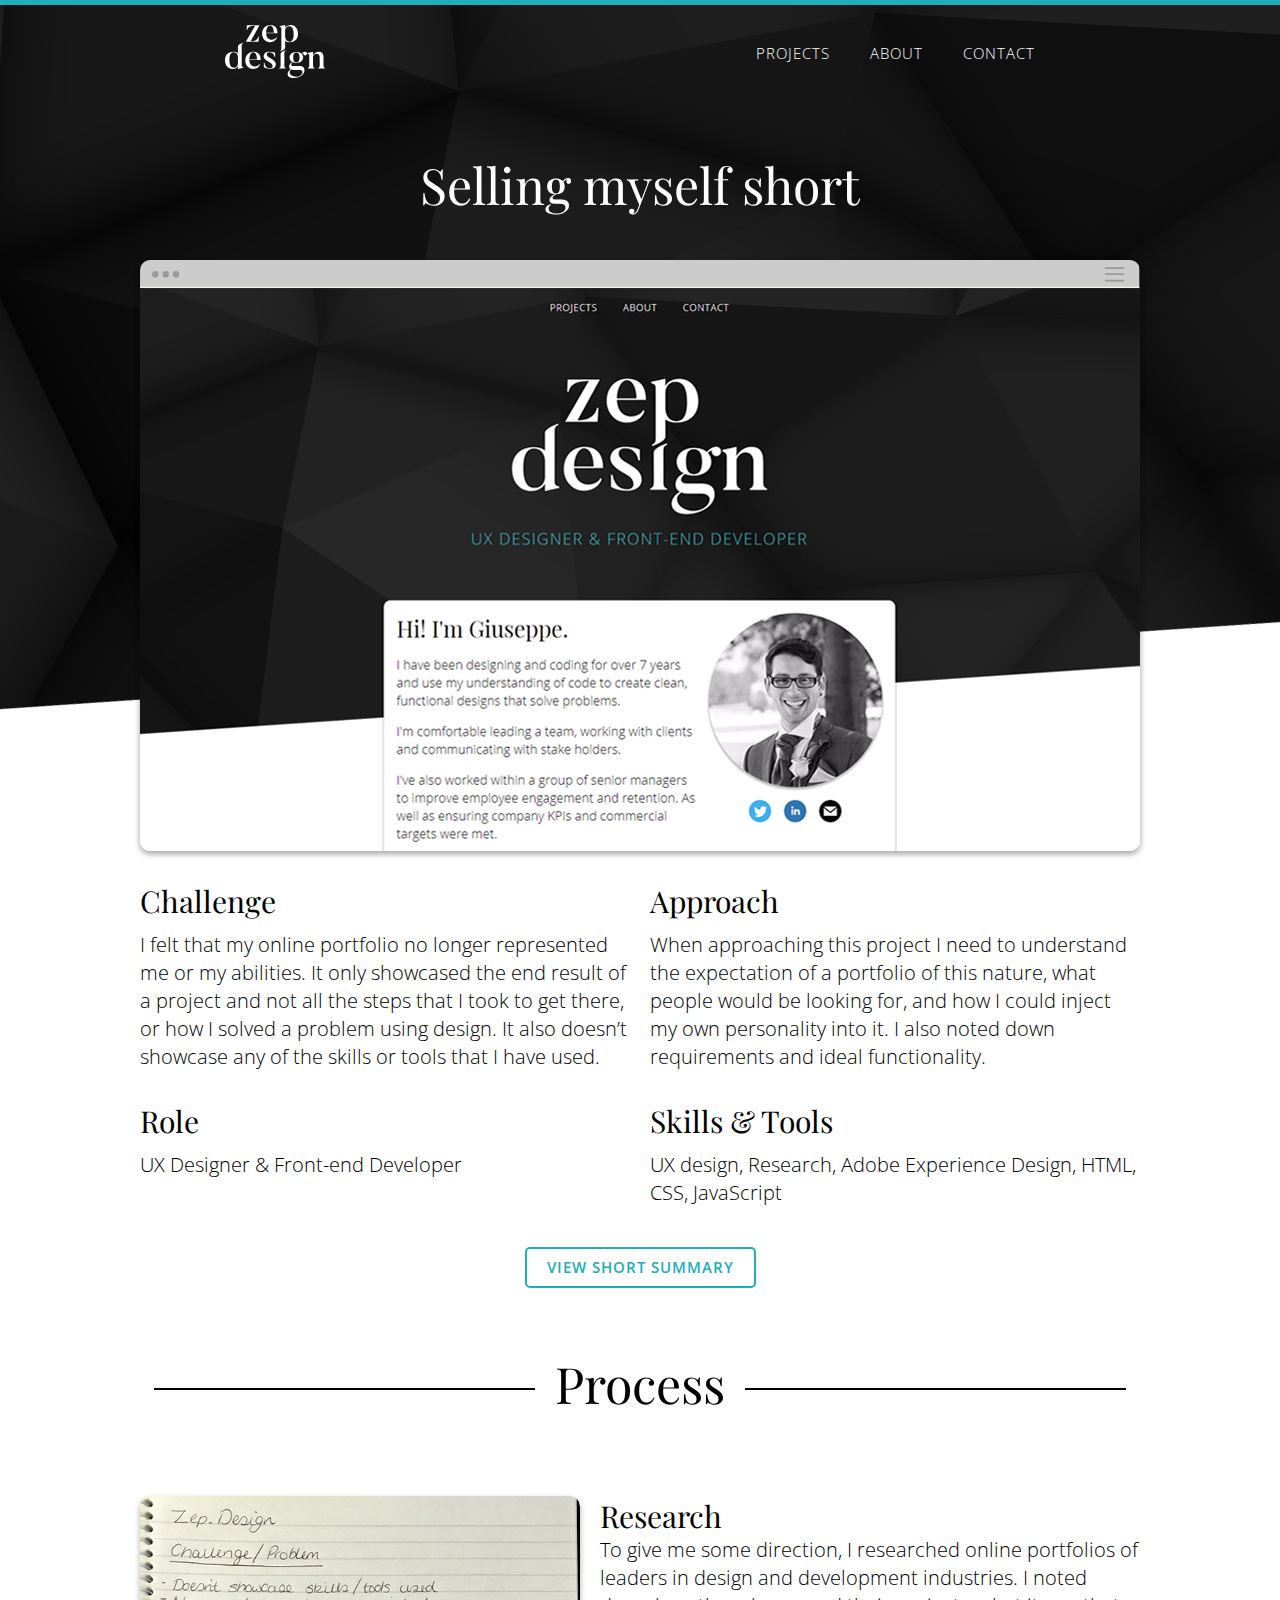
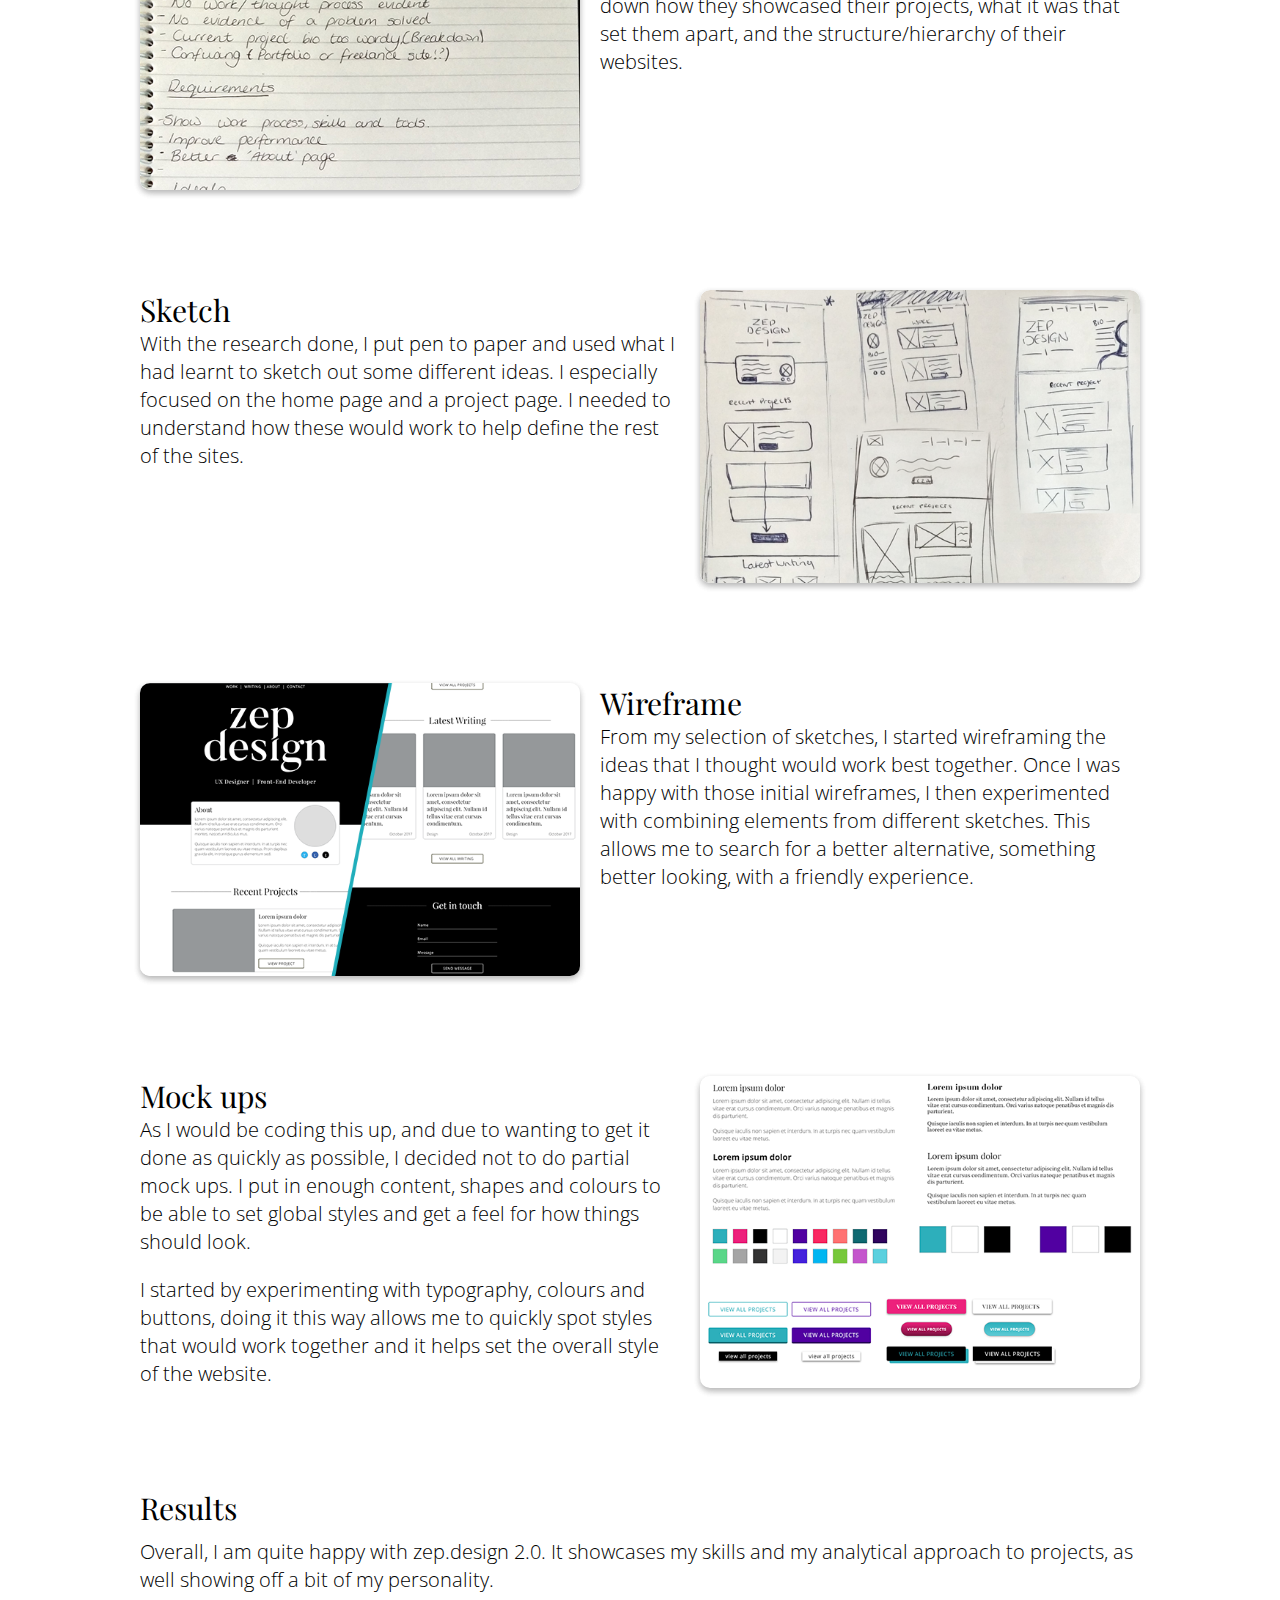
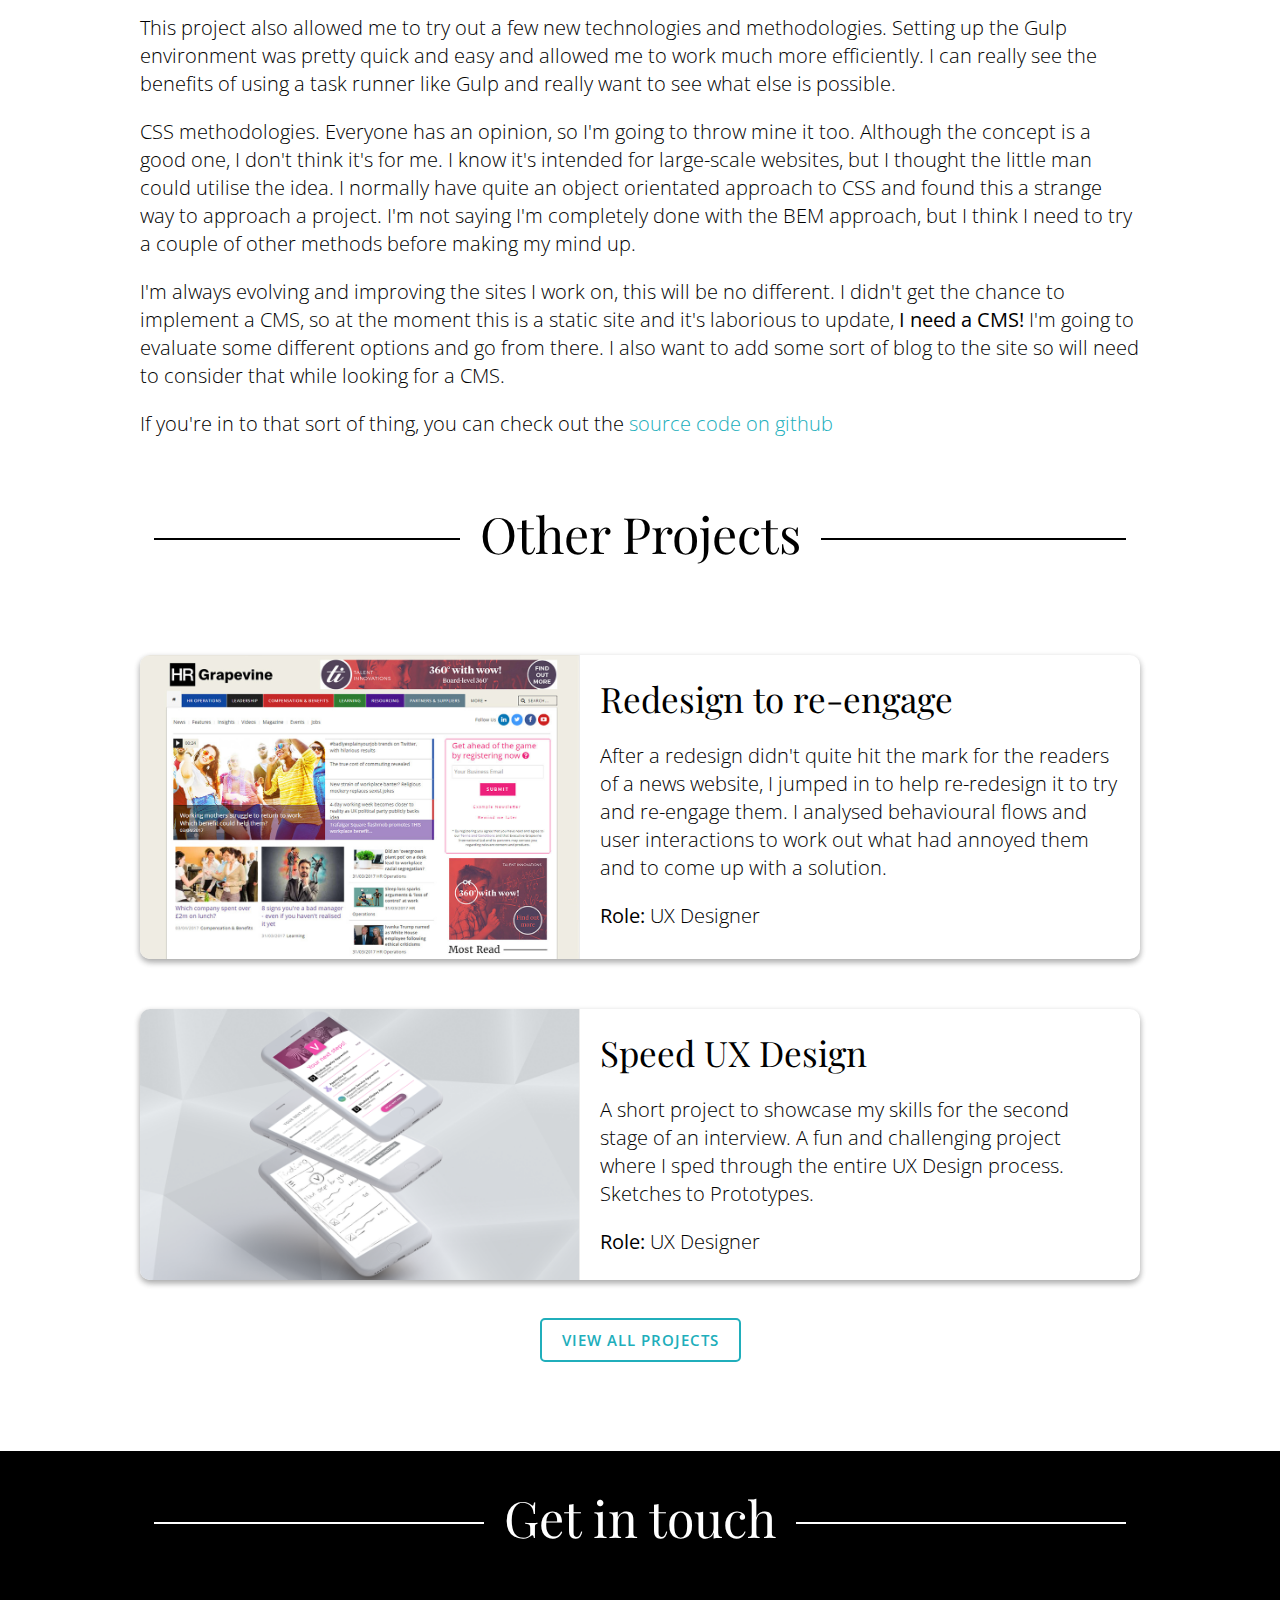
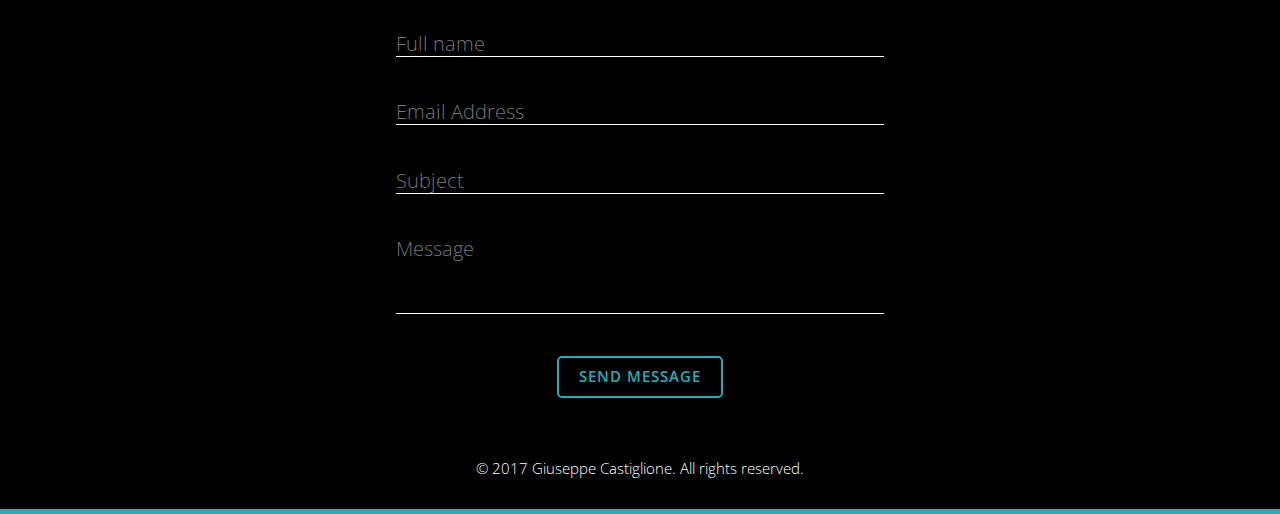
<file: projects/zepdesign.html>
<!DOCTYPE html>
<html>
<head>
	<title>Zep.Design - Portfolio of Giuseppe Castiglione | UX Designer &amp; Front-end Developer</title>
	<!--Meta-->
    <meta charset="utf-8">
    <meta name="robots" content="index, follow" />
    <meta name="viewport" content="initial-scale=1" />
    <meta name="keywords" content="Zep Design, Giuseppe Castiglione, UX, Designer, Developer, London, Hertfordshire, Freelance, Back-end, Front-end, HTML, CSS, PHP" >
    <meta name="Description" content="Zep Design is the portfolio of Giuseppe Castiglione. A London & Hertfordshire based UX Designer and Developer.">
    <!--Facebook Meta-->
    <meta property="og:url" content="http://zep.design" />
    <meta property="og:type" content="website" />
    <meta property="og:title" content="Zep Design - UX Designer & Front-end Developer" />
    <meta property="og:description" content="Creative adventurer, helping people along the digital road in their journey. Offering creative advice, industry insight and commercial perspective." />
    <meta property="og:image" content="http://zep.design/img/zepdesign-logo.jpg" />
    <!-- Assets -->
    <!--[if lt IE 9]>
    <script src="http://html5shiv.googlecode.com/svn/trunk/html5.js"></script>
    <![endif]-->
	<link rel="stylesheet" type="text/css" href="/css/normalize.css">
	<link rel="stylesheet" type="text/css" href="/css/styles.css">
	<link href="https://fonts.googleapis.com/css?family=Open+Sans:300,400,600|Playfair+Display:400,700" rel="stylesheet">
</head>
<body class="body--bg" id="project--single">

<header class="header--project">
	<nav>
		<div class="nav--desktop hide--mobile">
			<div class="header__logo">
				<a href="/" title="Return to homepage of Zep.Design" class="zd-logo__link">
					<svg id="zd-logo" data-name="Layer 1" xmlns="http://www.w3.org/2000/svg" viewBox="0 0 905.5 480.46"><g id="Layer_1-2" data-name="Layer 1"><path class="cls-1" d="M234,149.5c48.6,0,64.8-23.3,69.4-44.4h4.9l-2.9,49.3H190.2l84-144.9c-43.4,0-65.5,12-71.7,37.9h-4.9l1.6-42.8H313.3Z" transform="translate(-1.5 -1.7)"/><path class="cls-1" d="M472,115.5c-4.2,15.9-23,41.8-63.9,41.8-41.2,0-70.4-36.3-70.4-76.8,0-46.7,30.8-78.8,73.3-78.8s66.1,24,66.1,74.9H374c1.9,37.6,19.8,54.8,43.1,58.4,18.8,2.9,43.1-6.2,50.3-21.7ZM443.4,71.7c0-44.1-17.2-65.2-33.7-65.2C390.9,6.5,374,35.7,374,71.7Z" transform="translate(-1.5 -1.7)"/><path class="cls-1" d="M585.4,157.3c-15.6,0-29.2-4.2-39.2-11v61.3c0,17.8-47.3,32.7-47.3,32.7v-4.9c12.3-3.6,13-11.4,13-27.9V35.4c0-11.4-2.9-14.3-16.2-17.8V12.7l50.6-11V27.3C556.3,9.1,579,1.7,594.9,1.7c39.9,0,68.4,31.1,68.4,79.1C663.2,132,629.8,157.3,585.4,157.3ZM581.2,12.7c-20.4,0-33.1,15.6-35,36.3v60c2.3,31.1,20.1,43.4,38.6,43.4,22.7,0,38.6-17.2,38.6-67.8C623.4,32.8,608.4,12.7,581.2,12.7Z" transform="translate(-1.5 -1.7)"/><path class="cls-1" d="M319.8,357.3c-4.2,15.9-23,41.8-63.9,41.8-41.2,0-70.4-36.3-70.4-76.8,0-46.7,30.8-78.8,73.3-78.8s66.1,24,66.1,74.9h-103c1.9,37.6,19.8,54.8,43.1,58.4,18.8,2.9,43.1-6.2,50.3-21.7Zm-28.5-43.8c0-44.1-17.2-65.2-33.7-65.2-18.8,0-35.7,29.2-35.7,65.2Z" transform="translate(-1.5 -1.7)"/><path class="cls-1" d="M411.2,399.1c-39.2,0-57.7-13.9-57.7-13.9V342.7h4.9c3.6,17.2,12.6,51.6,52.8,51.6,28.5,0,28.5-31.8,3.9-48l-32.7-19.8c-31.4-20.1-39.2-42.8-23.7-65.5,0,0,11-17.5,43.8-17.5,37.3,0,53.2,10.1,53.2,10.1v37.9h-4.9c-3.2-15.2-13-43.1-48.3-43.1-25.9,0-31.8,27.6-3.6,45.4l32.7,20.4c29.2,18.2,38.6,45.4,22.7,68.1C454.4,382.2,442.7,399.1,411.2,399.1Z" transform="translate(-1.5 -1.7)"/><path class="cls-1" d="M715,270.4c-2.9-3.6-4.2-7.8-3.2-12,.3-2.6-8.8-1-14.3,6.5,7.8,8.1,12,19.5,12,31.1,0,26.3-23,49.3-61.9,49.3-12.7,0-22.4-1.6-30.5-5.2-11.7,3.2-29.8,33.4,6.5,33.4h42.1c22.4,0,60.6.6,54.8,46.4,0,0-1.3,26.3-35.3,45.4-44.7,25-99.9,21.1-112.8-4.5-11.7-22.7,5.5-47.7,25.6-58-9.1-4.2-15.6-13-15.6-25.9,0,0-1-28.5,29.8-38.9-16.5-7.1-25.9-24.6-25.9-41.8,0-26.3,23-49,61.3-49,20.4,0,36,5.5,46.4,14.6,8.8-13,22.4-17.5,29.8-18.5a18.69,18.69,0,0,1,16.5,5.5,16.76,16.76,0,0,1-1.9,23.3A16.59,16.59,0,0,1,715,270.4ZM682.6,461c23.3-14.3,20.8-34.4,20.8-34.4s-1.9-16.9-27.6-16.9H631.1c-3.6,0-15.9.6-27.9-4.2-30.5,18.5-6.5,45.7-6.8,45.4C612.9,470.7,653.1,478.8,682.6,461Zm-35-209.1c-16.2,0-28.2,7.8-28.2,44.1s13.9,44.4,28.2,44.4c14.9,0,28.9-8.1,28.9-44.4S661.5,251.9,647.6,251.9Z" transform="translate(-1.5 -1.7)"/><path class="cls-1" d="M906.9,396.2H846.3v-4.9c12.3-3.6,13-13.3,13-29.8V295c0-18.8-11-31.8-29.8-31.8-14.6,0-29.2,14.9-30.5,27.2v71.3c0,17.8,1.9,26.3,13.3,29.5v4.9H752v-4.9c12.3-3.6,12.6-13,12.6-29.5V280c0-11.4-2.9-15.2-16.2-20.8v-4.9l50.6-11v34.4c7.1-19.5,31.4-34.4,51.9-34.4,25.6,0,42.8,11.4,42.8,50.6v67.4c0,17.8,1.6,26.9,13.3,29.8l-.1,5.1Z" transform="translate(-1.5 -1.7)"/><path class="cls-1" d="M79.4,244.6c15.6,0,29.2,4.2,39.2,11V194.3c0-17.8,47.3-32.8,47.3-32.8v4.9c-12.3,3.6-13,11.4-13,27.9V366.5c0,11.4,2.9,14.3,16.2,17.8v4.9l-50.6,11V374.6c-10,18.2-32.7,25.6-48.6,25.6-39.9,0-68.4-31.1-68.4-79.1C1.6,269.9,35,244.6,79.4,244.6Zm4.3,144.6c20.4,0,33.1-15.6,35-36.3v-60c-2.3-31.1-20.1-43.4-38.6-43.4-22.7,0-38.6,17.2-38.6,67.8C41.5,369.1,56.4,389.2,83.7,389.2Z" transform="translate(-1.5 -1.7)"/><path class="cls-1" d="M539.3,361.5V308.6l-.1-44.7c0-16.5.6-24.3,12.9-27.9v-4.9s-47.2,14.9-47.2,32.8l.4,62v35.6c0,16.5-1,25.9-13,29.8V396h60v-4.7C540.3,388.1,539.3,379.3,539.3,361.5Z" transform="translate(-1.5 -1.7)"/></g></svg>
				</a>
			</div>

				<ul class="nav__container">
					<li class="nav__item"><a href="/projects" title="View all projects" class="nav__link">Projects</a></li><li class="nav__item"><a href="../about" title="Find out more about Giuseppe" class="nav__link">About</a></li><li class="nav__item"><a href="../contact" title="Get in touch with Giuseppe" class="nav__link">Contact</a></li>
				</ul>
			</div>

			<div class="nav--mobile show--mobile">
				<ul class="nav__container">
					<li class="nav__item"><a href="../" title="Return to the homepage" class="nav__link">Home</a></li><li class="nav__item"><a href="/projects" title="View all projects" class="nav__link">Projects</a></li><li class="nav__item"><a href="/about" title="Find out more about Giuseppe" class="nav__link">About</a></li><li class="nav__item"><a href="/contact" title="Get in touch with Giuseppe" class="nav__link">Contact</a></li>
				</ul>

			<div class="mobile__nav">
				<div class="mobile__nav__button">Menu</div>
			</div>

		</div>
	</nav>
</header>

<main class="main--project">
	

	<div class="container container--single">
		<h2 class="project__title">Selling myself short</h2>

		<div class="card card--center card--single">
			<img src="../img/projects/zepdesign.png" alt="" class="img--block">
		</div>

		<div class="project__info__container">
			<div class="project__info">
				<h3 class="project__info__title">Challenge</h3>
				<p class="project__info__content">I felt that my online portfolio no longer represented me or my abilities. It only showcased the end result of a project and not all the steps that I took to get there, or how I solved a problem using design. It also doesn’t showcase any of the skills or tools that I have used.</p>
			</div>
			
			<div class="project__info">
				<h3 class="project__info__title">Approach</h3>
				<p class="project__info__content">When approaching this project I need to understand the expectation of a portfolio of this nature, what people would be looking for, and how I could inject my own personality into it. I also noted down requirements and ideal functionality.</p>
			</div>

			<div class="project__info">
				<h3 class="project__info__title">Role</h3>
				<p class="project__info__content">UX Designer & Front-end Developer</p>
			</div>

			<div class="project__info">
				<h3 class="project__info__title">Skills &amp; Tools</h3>
				<p class="project__info__content">UX design, Research, Adobe Experience Design, HTML, CSS, JavaScript</p>
			</div>

			<div class="container__button container__button--project">
				<button id="short-project" title="" class="btn btn--more">View short summary</button>
			</div>
		</div>



		<h2 class="container__title container__title--process container__title--black"><span class="container__title--bg">Process</span></h2>

		<div class="project__process__container">
			<div class="project__process">
				<div class="project__process__img rslides">
						<li><img src="../img/projects/zd-r1.png" alt="" class="slideshow__slide img--block"></li>
						<li><img src="../img/projects/zd-r2.png" alt="" class="slideshow__slide img--block"></li>
						<li><img src="../img/projects/zd-r3.png" alt="" class="slideshow__slide img--block"></li>
				</div>

				<div class="project__process__content project__process__content--right">
					<h3 class="project__info__title">Research</h3>
					<p class="project__info__content">To give me some direction, I researched online portfolios of leaders in design and development industries. I noted down how they showcased their projects, what it was that set them apart, and the structure/hierarchy of their websites.</p>
				</div>
				
			</div>
		</div>

		<div class="project__process__container">
			<div class="project__process flex--reverse">
				<div class="project__process__content project__process__content--left">
					<h3 class="project__info__title">Sketch</h3>
					<p class="project__info__content">With the research done, I put pen to paper and used what I had learnt to sketch out some different ideas. I especially focused on the home page and a project page. I needed to understand how these would work to help define the rest of the sites.</p>
				</div>

				<div class="project__process__img rslides">
						<li><img src="../img/projects/zd-s1.png" alt="" class="slideshow__slide img--block"></li>
						<li><img src="../img/projects/zd-s2.png" alt="" class="slideshow__slide img--block"></li>
				</div>
				
			</div>
		</div>

		<div class="project__process__container">
			<div class="project__process">
				<div class="project__process__img">
					<img src="../img/projects/zd-w1.png" alt="" class="img--block">
				</div>

				<div class="project__process__content project__process__content--right">
					<h3 class="project__info__title">Wireframe</h3>
					<p class="project__info__content">From my selection of sketches, I started wireframing the ideas that I thought would work best together. Once I was happy with those initial wireframes, I then experimented with combining elements from different sketches. This allows me to search for a better alternative, something better looking, with a friendly experience.</p>
				</div>
				
			</div>
		</div>

		<div class="project__process__container">
			<div class="project__process flex--reverse">
				<div class="project__process__content project__process__content--left">
					<h3 class="project__info__title">Mock ups</h3>
					<p class="project__info__content">As I would be coding this up, and due to wanting to get it done as quickly as possible, I decided not to do partial mock ups. I put in enough content, shapes and colours to be able to set global styles and get a feel for how things should look.</p>

					<p class="project__info__content">I started by experimenting with typography, colours and buttons, doing it this way allows me to quickly spot styles that would work together and it helps set the overall style of the website.</p>
				</div>

				<div class="project__process__img rslides">
						<li><img src="../img/projects/zd-m1.png" alt="" class="slideshow__slide img--block"></li>
						<li><img src="../img/projects/zd-m2.png" alt="" class="slideshow__slide img--block"></li>
						<li><img src="../img/projects/zd-m3.png" alt="" class="slideshow__slide img--block"></li>
				</div>
				
			</div>
		</div>

		<h3 class="project__info__title">Results</h3>
		<p class="project__info__content">Overall, I am quite happy with zep.design 2.0. It showcases my skills and my analytical approach to projects, as well showing off a bit of my personality.</p> 

		<p class="project__info__content">This project also allowed me to try out a few new technologies and methodologies. Setting up the Gulp environment was pretty quick and easy and allowed me to work much more efficiently. I can really see the benefits of using a task runner like Gulp and really want to see what else is possible.</p>

		<p class="project__info__content">CSS methodologies. Everyone has an opinion, so I'm going to throw mine it too. Although the concept is a good one, I don't think it's for me. I know it's intended for large-scale websites, but I thought the little man could utilise the idea. I normally have quite an object orientated approach to CSS and found this a strange way to approach a project.  I'm not saying I'm completely done with the BEM approach, but I think I need to try a couple of other methods before making my mind up.</p>

		<p class="project__info__content">I'm always evolving and improving the sites I work on, this will be no different. I didn't get the chance to implement a CMS, so at the moment this is a static site and it's laborious to update, <strong>I need a CMS!</strong> I'm going to evaluate some different options and go from there. I also want to add some sort of blog to the site so will need to consider that while looking for a CMS.</p>

		<p class="project__info__content">If you're in to that sort of thing, you can check out the <a href="https://github.com/zepdesign/portfolio/tree/dev" title="View the source code of Zep.Design" class="content__link">source code on github</a></p>

	</div>

	<div class="container container--project">

		<h2 class="container__title container__title--black"><span class="container__title--bg">Other Projects</span></h2>

		<a href="/projects/hr-grapevine-news.html" title="" class="project__link">
			<div class="card card--center card--project">
				<div class="card__left card__thumbnail">
					<img src="../img/projects/thumbs/hrgrapevine-news.jpg" class="img--block" />
				</div>
			
				<div class="card__right">
					<h3 class="card__heading">Redesign to re-engage</h3>
					<p class="card__content">After a redesign didn't quite hit the mark for the readers of a news website, I jumped in to help re-redesign it to try and re-engage them. I analysed behavioural flows and user interactions to work out what had annoyed them and to come up with a solution.</p>

					<p class="card__content"><strong>Role:</strong> UX Designer</p>
				</div>
			</div>
		</a>

		<a href="/projects/yourfeed.html" title="" class="project__link">
			<div class="card card--center card--project">
				<div class="card__left card__thumbnail">
					<img src="../img/projects/thumbs/yourfeed.png" class="img--block" />
				</div>
			
				<div class="card__right">
					<h3 class="card__heading">Speed UX Design</h3>
					<p class="card__content">A short project to showcase my skills for the second stage of an interview. A fun and challenging project where I sped through the entire UX Design process. Sketches to Prototypes.</p>

					<p class="card__content"><strong>Role:</strong> UX Designer</p>
				</div>
			</div>
		</a>

		<div class="container__button">
			<a href="" title="" class="btn btn--more">View all projects</a>
		</div>

	</div>
</main>

<footer>
	<a name="message-sent">
	<h2 class="container__title container__title--white"><span class="container__title--bg">Get in touch</span></h2>

	<div class="msg-status">
		<img src="/img/assets/tick.svg" alt="" class="msg-status__icon"><h2 class="msg-status__text">Your message has been sent. Thank you.</h2>
	</div>

	<div class="contact-form form--bg-black">
		<form method="post" action="https://formspree.io/info@zep.design">  
	    	<input class="contact-form__input" type="text" id="name" name="name" value="" placeholder="Full name" required="required"/> 
	    	<label class="contact-form__label" for="name">Full name:</label>

		    <input class="contact-form__input" type="email" id="email" name="email" value="" placeholder="Email Address" required="required" />
	    	<label class="contact-form__label" for="email">Email:</label>

		    <input class="contact-form__input" type="text" id="subject" name="subject" value="" placeholder="Subject" required="required" /> 
	    	<label class="contact-form__label" for="subject">Subject:</label>

	    	<textarea id="message" name="message"required="required" data-minlength="20" placeholder="Message" class=contact-form__textarea></textarea>
	    	<label class="contact-form__label contact-form__label__message" for="message">Message:</label>

	    	<input type="hidden" name="_next" value="http://zep.design/#message-sent" />

			<input type="submit" value="Send Message" class="contact-form__button" />  
		</form>     
	</div>

	<div class="footer__meta">
		&copy; 2017 Giuseppe Castiglione. All rights reserved.
	</div>

	<script src="https://ajax.googleapis.com/ajax/libs/jquery/3.2.1/jquery.min.js"></script>
	<script src="../js/rslides.min.js"></script>
	<script src="../js/main.js"></script>
</footer>
</body>
</html>
</file>
<file: css/styles.css>
/******************************
            =STYLE INDEX
******************************
=BASE
=BUTTONS
=NAV
=HEADER
=CARDS
=PROJECTS
=FOOTER
=CONTACTFORM
=SLIDESHOW
=MEDIA QUERIES

 CSS ORDER
 ---------------------------------------------------
 Layout Properties (position, float, clear, display)
 Box Model Properties (width, height, margin, padding)
 Visual Properties (color, background, border, box-shadow)
 Typography Properties (font-size, font-family, text-align, text-transform)
 Misc Properties (cursor, overflow, z-index)*/
/******************************
            =BASE
******************************/
html {
  font-size: 10px;
  line-height: 1.4;
  font-family: "Open Sans", Helvetica, Arial, sans-serif;
  font-weight: 300;
}

body {
  border-top: 5px solid #20aebb;
  border-bottom: 5px solid #20aebb;
}

.body--bg {
  background: url("../img/assets/bg.png") no-repeat;
  background-position-y: -370px;
}

#about.body--bg {
  background-position-y: -710px;
}

header, footer, main, aside, article, div, .card {
  -webkit-box-sizing: border-box;
  -moz-box-sizing: border-box;
  box-sizing: border-box;
}

h1, h2, h3, h4 {
  line-height: normal;
  font-family: "Playfair Display", Georgia, serif;
  font-weight: 400;
}

p:last-child {
  margin-bottom: 0;
}

a {
  text-decoration: none;
}

button {
  cursor: pointer;
}

.content__link {
  color: #20aebb;
}

.content__link:hover {
  border-bottom: 1px solid #20aebb;
}

.content__list {
  font-size: 2em;
}

.content__list li {
  margin-bottom: 10px;
}

.container {
  margin: 10em auto;
}

.container.container--single {
  margin-top: 5em;
}

.container__title,
.project__title {
  font-size: 5em;
  text-align: center;
}

.container__title:before,
.project__title:before {
  content: '';
  position: absolute;
  width: 76%;
  height: 2px;
  left: 12%;
  right: 12%;
  z-index: -2;
}

.container__title--bg {
  position: relative;
  top: -38px;
  padding: 0 20px;
}

.container__title--black {
  color: black;
}

.container__title--black:before {
  background-color: black;
}

.container__title--black .container__title--bg {
  background-color: white;
}

.container__title--white {
  color: white;
}

.container__title--white:before {
  background-color: white;
}

.container__title--white .container__title--bg {
  background-color: black;
}

.container__title--bg-black {
  background-color: black;
}

.img--block {
  display: block;
  width: 100%;
}

.main--global {
  margin-bottom: 10em;
}

.main--about {
  margin: 15em auto 10em;
}

.social {
  display: flex;
  justify-content: center;
  margin-top: 20px;
}

.social__link {
  margin: 0 10px;
}

.social__icon {
  width: 35px;
  -webkit-border-radius: 100%;
  -moz-border-radius: 100%;
  -ms-border-radius: 100%;
  border-radius: 100%;
  transition: 0.4s all ease;
}

.social__icon:hover {
  transform: scale(1.2);
}

.list__title {
  margin-bottom: 0;
}

.show--mobile {
  display: none;
}

/* Remove box shadow firefox, chrome and opera put around required fields.*/
input:required, textarea:required {
  -moz-box-shadow: none;
  -webkit-box-shadow: none;
  -o-box-shadow: none;
  box-shadow: none;
}

/******************************
            =BUTTONS
******************************/
.container__button {
  margin-top: 5em;
  text-align: center;
}

.container__button--project {
  margin: 4em auto 0;
}

.btn,
.contact-form__button {
  padding: 10px 20px;
  -webkit-border-radius: 5px;
  -moz-border-radius: 5px;
  -ms-border-radius: 5px;
  border-radius: 5px;
  font-family: "Open Sans", Helvetica, Arial, sans-serif;
  font-weight: 600;
  font-size: 1.5em;
  letter-spacing: 1px;
  text-transform: uppercase;
  transition: 0.4s all ease;
  background: white;
}

.btn:hover,
.contact-form__button:hover {
  background: #20aebb;
  color: white;
}

.btn--more,
.contact-form__button {
  border: 2px solid #20aebb;
  color: #20aebb;
}

.contact-form__button {
  display: block;
  margin: 0 auto;
  background: transparent;
  cursor: pointer;
}

/******************************
            =NAV
******************************/
.nav--desktop {
  display: flex;
  justify-content: center;
  align-items: center;
  padding: 20px;
}

.header--global .nav--desktop,
.header--project .nav--desktop,
.header--about .nav--desktop {
  justify-content: space-around;
}

.nav__container {
  margin: 0;
  padding: 0;
}

.nav__item {
  display: inline-block;
  padding: 0 20px;
  list-style-type: none;
}

.nav__item:last-child {
  border: none;
}

.nav__link {
  position: relative;
  color: white;
  font-size: 1.5em;
  letter-spacing: 1px;
  text-transform: uppercase;
  transition: 0.4s color ease;
}

.nav__link:hover {
  color: #20aebb;
  z-index: 2;
}

.nav__link:before {
  content: "";
  position: absolute;
  width: 100%;
  height: 1px;
  bottom: -10px;
  opacity: 0;
  left: 0;
  background-color: #20aebb;
  -webkit-transition: 0.2s all ease-in-out;
  transition: 0.2s all ease-in-out;
}

.nav__link:hover:before {
  opacity: 1;
  bottom: -2px;
}

.mobile__nav {
  border-top: 3px solid #20aebb;
}

.mobile__nav__button {
  margin: 0 auto;
  padding: 5px 10px;
  width: 100px;
  font-size: 1.5em;
  color: white;
  text-align: center;
  text-transform: uppercase;
  background: #20aebb;
  cursor: pointer;
}

.nav--mobile {
  width: 100%;
  position: absolute;
  top: 0;
  z-index: 5;
}

.nav--mobile .nav__container {
  display: none;
  padding: 10px 0;
  background: black;
}

.nav--mobile .nav__item {
  display: block;
  text-align: center;
  margin-bottom: 10px;
}

/******************************
            =HEADER
******************************/
.header--global {
  background: url("../img/assets/bg.png") no-repeat;
  background-position-y: -370px;
}

.header__logo {
  width: 100px;
}

.zd-info {
  margin: 8em 0;
  text-align: center;
}

.zd-info__logo {
  max-width: 400px;
  margin: 0 auto;
}

.zd-info__title {
  color: #20aebb;
  font-size: 2.5em;
  letter-spacing: 2px;
  font-family: "Open Sans", Helvetica, Arial, sans-serif;
  font-weight: 300;
  text-transform: uppercase;
}

#zd-logo {
  fill: white;
  transition: 0.4s fill ease;
}

#zd-logo:hover {
  fill: #20aebb;
}

/******************************
            =CARDS
******************************/
.card {
  display: flex;
  justify-content: space-between;
  -webkit-border-radius: 10px;
  -moz-border-radius: 10px;
  -ms-border-radius: 10px;
  border-radius: 10px;
  -webkit-box-shadow: 0 3px 6px rgba(0, 0, 0, 0.16), 0 3px 6px rgba(0, 0, 0, 0.23);
  -moz-box-shadow: 0 3px 6px rgba(0, 0, 0, 0.16), 0 3px 6px rgba(0, 0, 0, 0.23);
  box-shadow: 0 3px 6px rgba(0, 0, 0, 0.16), 0 3px 6px rgba(0, 0, 0, 0.23);
  background: white;
}

.card.card--single {
  display: block;
  background: none;
}

.card__heading {
  font-size: 3.5em;
  margin: 0 0 20px;
}

.card__content {
  font-size: 2em;
}

.card--center {
  margin: 0 auto;
}

.card--about {
  padding: 10px;
  max-width: 800px;
}

.card--about .card__left {
  width: 62.5%;
  padding: 10px;
}

.card--about .card__right {
  width: 37.5%;
  padding: 10px;
}

.card--about .card__center {
  margin: -110px auto 0;
}

.card--about-page {
  flex-wrap: wrap;
  padding: 20px;
  font-size: 2em;
  box-shadow: none;
  background: none;
}

.img__headshot {
  max-width: 300px;
  -webkit-border-radius: 100%;
  -moz-border-radius: 100%;
  -ms-border-radius: 100%;
  border-radius: 100%;
  -webkit-box-shadow: 0 3px 6px rgba(0, 0, 0, 0.16), 0 3px 6px rgba(0, 0, 0, 0.23);
  -moz-box-shadow: 0 3px 6px rgba(0, 0, 0, 0.16), 0 3px 6px rgba(0, 0, 0, 0.23);
  box-shadow: 0 3px 6px rgba(0, 0, 0, 0.16), 0 3px 6px rgba(0, 0, 0, 0.23);
}

.card--project {
  margin-top: 5em;
  max-width: 1000px;
}

.card--project .card__left {
  width: 44%;
}

.card--project .card__right {
  width: 56%;
  padding: 20px;
}

.card__thumbnail {
  -webkit-border-radius: 10px 0 0 10px;
  -moz-border-radius: 10px 0 0 10px;
  -ms-border-radius: 10px 0 0 10px;
  border-radius: 10px 0 0 10px;
  border-right: 1px solid #ececec;
  overflow: hidden;
}

.card--single {
  max-width: 1000px;
}

.card--single img {
  -webkit-border-radius: 10px;
  -moz-border-radius: 10px;
  -ms-border-radius: 10px;
  border-radius: 10px;
}

/******************************
            =PROJECT
******************************/
.container--project {
  max-width: 1300px;
}

.project__link {
  display: block;
  color: black;
  transition: 0.4s all ease;
}

.project__link:hover {
  transform: scale(1.1);
}

.container--single {
  max-width: 1000px;
}

.project__info__container {
  display: flex;
  justify-content: space-between;
  flex-wrap: wrap;
  margin: 0 auto 10em;
}

.project__info {
  width: 49%;
}

.project__info__title {
  font-size: 3em;
  margin-bottom: 10px;
}

.project__info__content {
  font-size: 2em;
  margin-top: 0;
}

.project__title {
  color: white;
}

.project__process {
  display: flex;
  justify-content: space-between;
  flex-wrap: wrap;
}

.project__process .project__info__title {
  margin: 0;
}

.project__process__container {
  margin-bottom: 10em;
}

.project__process__img {
  width: 44%;
  -webkit-border-radius: 10px;
  -moz-border-radius: 10px;
  -ms-border-radius: 10px;
  border-radius: 10px;
  -webkit-box-shadow: 0 3px 6px rgba(0, 0, 0, 0.16), 0 3px 6px rgba(0, 0, 0, 0.16);
  -moz-box-shadow: 0 3px 6px rgba(0, 0, 0, 0.16), 0 3px 6px rgba(0, 0, 0, 0.16);
  box-shadow: 0 3px 6px rgba(0, 0, 0, 0.16), 0 3px 6px rgba(0, 0, 0, 0.16);
}

.project__process__img img {
  -webkit-border-radius: 10px;
  -moz-border-radius: 10px;
  -ms-border-radius: 10px;
  border-radius: 10px;
}

.project__process__content {
  width: 56%;
}

.project__process__content--right {
  padding-left: 20px;
}

.project__process__content--left {
  padding-right: 20px;
}

/******************************
            =FOOTER
******************************/
footer {
  position: relative;
  bottom: 0;
  width: 100%;
  padding: 30px;
  background: black;
  z-index: 0;
}

.footer__meta {
  margin-top: 4em;
  color: white;
  font-size: 1.5em;
  text-align: center;
}

/******************************
            =CONTACTFORM
******************************/
.contact-form {
  display: flex;
  justify-content: center;
}

.contact-form form {
  width: 40%;
}

.contact-form__input,
.contact-form__select,
.contact-form__textarea {
  display: block;
  width: 100%;
  margin-bottom: 20px;
  padding: 1px 0;
  background: transparent;
  border: none;
  font-size: 2em;
  font-family: "Open Sans", Helvetica, Arial, sans-serif;
  font-weight: 300;
  outline: 0;
}

.form--bg-black .contact-form__input, .form--bg-black
.contact-form__select, .form--bg-black
.contact-form__textarea {
  color: white;
  border-bottom: 1px solid white;
}

.form--bg-white .contact-form__input, .form--bg-white
.contact-form__select, .form--bg-white
.contact-form__textarea {
  color: black;
  border-bottom: 1px solid black;
}

.form--bg-white ::-webkit-input-placeholder {
  color: black;
  opacity: 1;
}

.form--bg-white :-moz-placeholder {
  color: black;
  opacity: 1;
}

.form--bg-white ::-moz-placeholder {
  color: black;
  opacity: 1;
}

.form--bg-white :-ms-input-placeholder {
  color: black;
}

.contact-form__label {
  position: relative;
  top: -30px;
  left: 0;
  color: #20aebb;
  font-size: 1.6em;
  opacity: 0;
  transition: .2s all ease-in-out;
}

.contact-form__textarea {
  height: 75px;
  resize: none;
}

.contact-form__input--has-value + label,
.contact-form__input:focus + label,
.contact-form__textarea--has-value + label,
.contact-form__textarea:focus + label {
  top: -65px;
  opacity: 1;
}

.contact-form__textarea--has-value + label,
.contact-form__textarea:focus + label {
  top: -116px;
}

.msg-status {
  display: none;
  justify-content: center;
  align-items: center;
  margin-bottom: 3em;
  display: none;
}

.msg-status--successful {
  display: flex;
}

.msg-status__text {
  display: inline-block;
  color: white;
  font-size: 2.5em;
}

.msg-status__icon {
  display: inline-block;
  width: 40px;
  margin-right: 20px;
}

.contact__text {
  font-size: 2.5em;
  text-align: center;
  margin: 0 auto 2em;
}

/******************************
            =SLIDESHOW
******************************/
.rslides {
  position: relative;
  list-style: none;
  overflow: hidden;
  width: 44%;
  padding: 0;
  margin: 0;
}

.rslides li {
  -webkit-backface-visibility: hidden;
  position: absolute;
  display: none;
  width: 100%;
  left: 0;
  top: 0;
}

.rslides li:first-child {
  position: relative;
  display: block;
  float: left;
}

.rslides img {
  display: block;
  height: auto;
  float: left;
  width: 100%;
  border: 0;
}

.rslides_tabs {
  display: inline;
  position: absolute;
  bottom: 10;
}

/******************************
            =MEDIA QUERIES
******************************/
@media (max-width: 1000px) {
  .card--project {
    flex-wrap: wrap;
    text-align: center;
    background: none;
    box-shadow: none;
  }
  .card--project:after {
    content: '';
    position: relative;
    left: 5%;
    width: 90%;
    height: 2px;
    background: black;
  }
  .card--project .card__left,
  .card--project .card__right {
    width: 100%;
  }
  .card--single {
    width: 90%;
  }
  .card__thumbnail {
    overflow: visible;
  }
  .card__thumbnail .img--block {
    margin: 0 auto;
    width: 66%;
    -webkit-box-shadow: 0 3px 6px rgba(0, 0, 0, 0.16), 0 3px 6px rgba(0, 0, 0, 0.16);
    -moz-box-shadow: 0 3px 6px rgba(0, 0, 0, 0.16), 0 3px 6px rgba(0, 0, 0, 0.16);
    box-shadow: 0 3px 6px rgba(0, 0, 0, 0.16), 0 3px 6px rgba(0, 0, 0, 0.16);
  }
  .project__link:hover {
    transform: none;
  }
  .contact-form form {
    width: 75%;
  }
  .project__info__container,
  .project__process__container {
    padding: 0 20px;
  }
  .project__info,
  .project__process__content {
    width: 100%;
    text-align: center;
  }
  .rslides,
  .project__process__img {
    width: 50%;
    margin: 0 auto;
  }
  .project__process__content {
    margin-top: 20px;
  }
  .project__process__container {
    margin-bottom: 5em;
  }
  .project__process__content--left,
  .project__process__content--right {
    padding: 0;
  }
  .project__info__title,
  .project__info__content {
    padding: 0 20px;
  }
  .project__info__title {
    text-align: center;
  }
  .flex--reverse {
    flex-wrap: wrap-reverse;
  }
}

@media (max-width: 800px) {
  .container {
    margin: 5em auto;
  }
  .card--about {
    flex-wrap: wrap-reverse;
    text-align: center;
    background: none;
    box-shadow: none;
  }
  .card--about-page {
    flex-wrap: wrap;
  }
  .card--about .card__left,
  .card--about .card__right {
    width: 100%;
  }
  .img__headshot {
    width: 80%;
    margin: 0 auto;
  }
  .container__title:before,
  .project__title:before {
    width: 95%;
    left: 2.5%;
  }
  .container__title,
  .project__title {
    font-size: 4em;
  }
  .container__title--bg {
    top: -30px;
  }
  .card__thumbnail .img--block {
    width: 90%;
  }
  .header--global .nav--desktop,
  .header--project .nav--desktop,
  .header--about .nav--desktop {
    flex-direction: column;
  }
  #about .header__logo {
    display: none;
  }
  .list__title {
    width: 100%;
  }
  .card--about-page li {
    text-align: left;
  }
  .project__title {
    font-size: 3em;
  }
  #project--single {
    background-position-y: -600px;
  }
  .rslides {
    width: 75%;
  }
}

@media (max-width: 500px) {
  .body--bg {
    background-position-y: -600px;
  }
  .zd-info {
    margin: 4em 0;
  }
  .zd-info__logo {
    width: 80%;
  }
  .zd-info__title {
    padding: 0 10px;
    font-size: 1.8em;
  }
  .container--project .card--project:first-child {
    margin-top: 2em;
  }
  .contact-form form {
    width: 85%;
  }
  .contact__text {
    font-size: 2em;
  }
  .rslides,
  .project__process__img {
    width: 85%;
    margin: 0 auto;
  }
}

@media (max-width: 380px) {
  .hide--mobile {
    display: none;
  }
  .show--mobile {
    display: block;
  }
  .container__title,
  .project__title {
    font-size: 3em;
  }
  .container__title--bg {
    top: -23px;
    padding: 0 10px;
  }
  .card__heading {
    font-size: 2.5em;
  }
  .card__content {
    font-size: 1.75em;
  }
  .about__intro {
    font-size: 1.25em;
  }
  #project--single {
    background-position-y: -800px;
  }
  #about.body--bg {
    background-position-y: -900px;
  }
}
</file>
